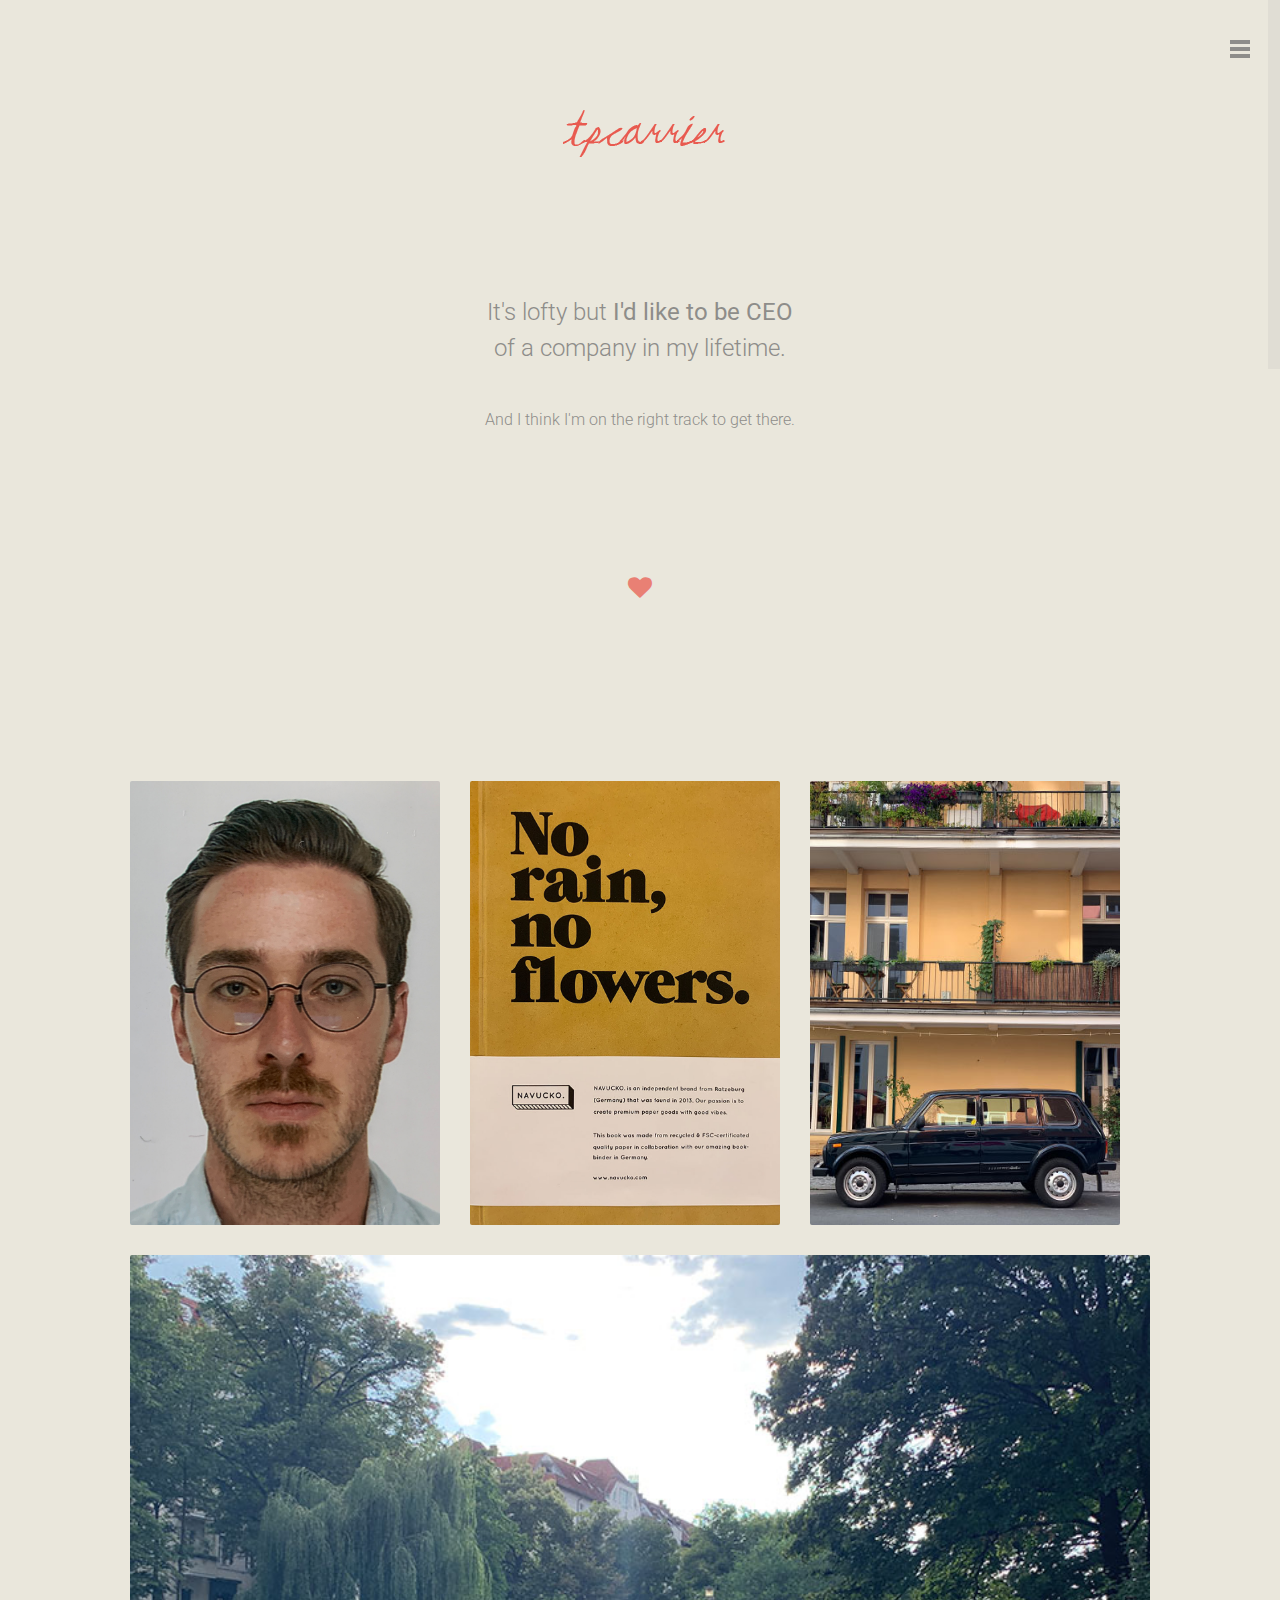
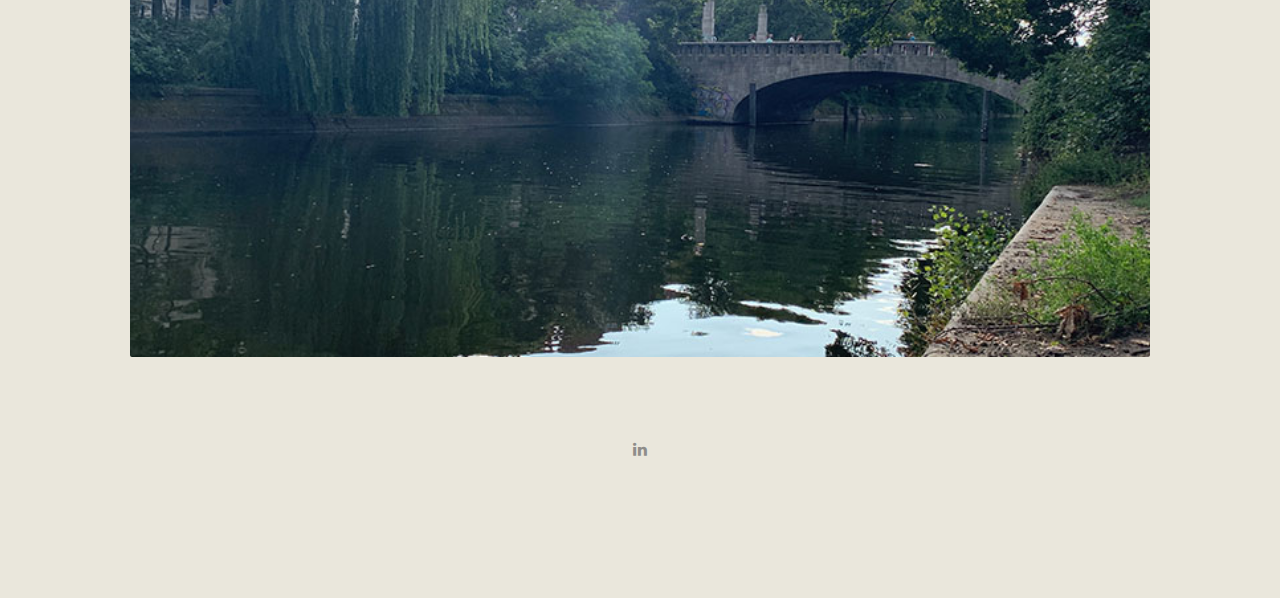
<file: index.html>
<!DOCTYPE HTML>
<html lang="en-US" style="overflow: hidden;"><head>
        <title>tpcarrier</title>
        <meta http-equiv="Content-Type" content="text/html; charset=UTF-8">
        <meta name="description" content="Template by Dry Themes">
        <meta name="keywords" content="Thomas Paul Carrier, tpcarrier, Tommy Carrier, tpcarrier.com">
        <meta name="author" content="Thomas Carrier">
        <meta name="viewport" content="width=device-width, initial-scale=1, maximum-scale=1">

        <link rel="shortcut icon" href="images/favicon.png">    
        <link href="http://fonts.googleapis.com/css?family=Roboto:300,400,400i,700,700i,900%7CMontserrat:400,700%7CPT+Serif" rel="stylesheet" type="text/css">	
        <link rel="stylesheet" type="text/css" href="css/clear.css">
        <link rel="stylesheet" type="text/css" href="css/common.css">
        <link rel="stylesheet" type="text/css" href="css/font-awesome.min.css">
        <link rel="stylesheet" type="text/css" href="css/carouFredSel.css">
        <link rel="stylesheet" type="text/css" href="css/prettyPhoto.css">
        <link rel="stylesheet" type="text/css" href="css/sm-clean.css">        
        <link rel="stylesheet" type="text/css" href="style.css">

        <!--[if lt IE 9]>
                <script src="js/html5shiv.js"></script>                
                <script src="js/respond.min.js"></script>                
        <![endif]-->

    <style id="fit-vids-style">.fluid-width-video-wrapper{width:100%;position:relative;padding:0;}.fluid-width-video-wrapper iframe,.fluid-width-video-wrapper object,.fluid-width-video-wrapper embed {position:absolute;top:0;left:0;width:100%;height:100%;}</style></head>
    <body class="page" cz-shortcut-listen="true">

        <table class="doc-loader" style="display: none;">
            <tbody>
                <tr>
                    <td>
                        <img src="images/ajax-document-loader.gif" alt="Loading...">                    
                    </td>
                </tr>
            </tbody>
        </table>   


        <div class="menu-wraper center-relative" style="overflow: hidden; outline: none; display: none;" tabindex="0">
            <div class="menu-logo center-text">
                <a href="index.html">
                    <img src="images/reopenDefaultLogo.png" alt="Reopen" style="width: 34px; height: 60px;">
                </a>               
            </div>
            <nav id="header-main-menu" class="big-menu">
                <ul class="main-menu sm sm-clean" data-smartmenus-id="15687284414415486">
                    <li>
                        <a href="index.html" class="current">home</a>
                    </li>
                    <li>
                        <a href="about.html">about me</a>
                    </li>
                    <li>
                        <a href="blog.html">thoughts i have</a>
                    </li>    
                    <li>
                        <a href="interests.html">my interests</a>
                    </li>
                    <li>
                        <a href="contact.html">contact me</a>
                    </li>       
                </ul>                
            </nav>            
            <div class="clear"></div>
        </div>

        <div class="body-wrapper">           
            <div class="header-holder center-relative relative">
                <div class="header-logo center-text">
                    <a href="index.html">
                        <img src="images/reopenDefaultLogo.png" alt="Reopen WP">
                    </a>               
                </div>
                <div class="toggle-holder absolute">
                    <div id="toggle" class="">
                        <div class="first-menu-line"></div>
                        <div class="second-menu-line"></div>
                        <div class="third-menu-line"></div>
                    </div>
                </div>
                <div class="clear"></div>	
            </div>
            
          <div class="block content-1170 center-relative"> 
                <h1 class="entry-title">It's lofty but <b>I'd like to be CEO </b><br>
of a
company in my lifetime.
    
    <br><br>
<p class="page-desc">And I think I'm on the right track to get there.</p><br><br>

    <span class="fa fa-heart"></span></h1>
    
    
    
                
            </div>
            <div class="grid" id="portfolio" style="position: relative; height: 5233.05px;">
                <div class="grid-sizer"></div>  
                <div class="grid-item element-item p_one_third" style="position: absolute;left: 0px;top: 0px;">
                    <a href="about.html">
                        <img src="demo-images/reopen_home_image01.jpg" alt="">
                        <div class="portfolio-text-holder" style="display: none;">
                            <p class="portfolio-text" style="margin-top: 390px;">about</p>
                            <p class="portfolio-type">me</p>
                        </div>
                    </a>
                </div>
                    
                  
                
                <div class="grid-item element-item p_one_third" style="position: absolute; left: 0px; top: 884px;">
                    <a href="blog.html">
                        <img src="demo-images/reopen_home_image02.jpg" alt="">
                        <div class="portfolio-text-holder" style="display: none;">
                            <p class="portfolio-text" style="margin-top: 162.5px;">thoughts</p>
                            <p class="portfolio-type">i have</p>
                        </div>
                    </a>
                </div>
                
                <div class="grid-item element-item p_one_third" style="position: absolute; left: 0px; top: 1313px;">
                    <a href="https://www.youtube.com/watch?v=xEW_YXgRSIE">
                        <img src="demo-images/reopen_home_image07.jpg" alt="">
                        <div class="portfolio-text-holder" style="display: none;">
                            <p class="portfolio-text" style="margin-top: 162.5px;">my</p>
                            <p class="portfolio-type">interests</p>
                        </div>
                    </a>
                </div>
                
                <div class="grid-item element-item p_one" style="position: absolute; left: 0px; top: 1741px;">
                    <a href="demo-images/reopen_home_image06.jpg">
                        <img src="demo-images/reopen_home_image05.jpg" alt="">
                        <div class="portfolio-text-holder" style="display: none;">
                            <p class="portfolio-text" style="margin-top: 166px;">contact</p>
                            <p class="portfolio-type">me</p>
                        </div>
                    </a>
                </div>
            </div>        
                
            
            <div class="clear"></div>
            
          
                
               
                
                
            <div class="clear"></div>   


            <!--Footer-->

            <footer class="footer">
                <div class="content-970 center-relative">			
                    <ul>
                        <li class="social-footer">                
                            
                            
                            <a href="https://www.linkedin.com/in/tpcarrier">
                                <span class="fa fa-linkedin"></span>
                            </a>
                            
                            
                        </li>            
                    </ul>
                </div>
            </footer>

            <!-- End .body-border -->
        </div>


        <!--Load JavaScript-->
        <script src="https://code.jquery.com/jquery-2.2.4.min.js"></script>     
        <script src="js/jquery.js"></script>
        <script src="js/jquery.fitvids.js"></script>
        <script src="js/jquery.smartmenus.min.js"></script>
        <script src="js/isotope.pkgd.js"></script>
        <script src="js/imagesloaded.pkgd.js"></script>        
        <script src="js/isotope.pkgd.js"></script>        
        <script src="js/jquery.carouFredSel-6.0.0-packed.js"></script>
        <script src="js/jquery.mousewheel.min.js"></script>
        <script src="js/jquery.touchSwipe.min.js"></script>
        <script src="js/jquery.easing.1.3.js"></script>
        <script src="js/imagesloaded.pkgd.js"></script>
        <script src="js/jquery.prettyPhoto.js"></script>
        <script src="js/jquery.nicescroll.min.js"></script>
        <script src="js/main.js"></script>
        <script src="js/retainable-rss-embed.js"></script>
    
<div id="ascrail2001" class="nicescroll-rails nicescroll-rails-vr" style="width: 12px; z-index: 10; cursor: default; position: fixed; top: 20px; left: 1408px; height: 726px; touch-action: none; display: none;"><div class="nicescroll-cursors" style="position: relative; top: 0px; float: right; width: 12px; height: 0px; background-color: rgb(177, 177, 177); border: none; background-clip: padding-box; border-radius: 0px; touch-action: none;"></div></div><div id="ascrail2001-hr" class="nicescroll-rails nicescroll-rails-hr" style="height: 12px; z-index: 10; top: 734px; left: 20px; position: fixed; cursor: default; display: none;"><div class="nicescroll-cursors" style="position: absolute; top: 0px; height: 12px; width: 0px; background-color: rgb(177, 177, 177); border: none; background-clip: padding-box; border-radius: 0px;"></div></div><span style="border-radius: 3px !important; text-indent: 20px !important; width: auto !important; padding: 0px 4px 0px 0px !important; text-align: center !important; font: bold 11px/20px &quot;Helvetica Neue&quot;, Helvetica, sans-serif !important; color: rgb(255, 255, 255) !important; background: url(&quot;[data-uri]&quot;) 3px 50% / 14px 14px no-repeat rgb(230, 0, 35) !important; position: absolute !important; opacity: 1 !important; z-index: 8675309 !important; display: none; cursor: pointer !important; border: none !important; -webkit-font-smoothing: antialiased !important; top: 659px; left: 29px;">Save</span><span style="border-radius: 12px; width: 24px !important; height: 24px !important; background: url(&quot;[data-uri]&quot;) 50% 50% / 14px 14px no-repeat rgba(0, 0, 0, 0.4) !important; position: absolute !important; opacity: 1 !important; z-index: 8675309 !important; display: none; cursor: pointer !important; border: none !important; top: 657px; left: 281px;"></span><div id="ascrail2002" class="nicescroll-rails nicescroll-rails-vr" style="width: 12px; z-index: auto; cursor: default; position: fixed; top: 0px; height: 100%; right: 0px; touch-action: none; opacity: 0; display: block;"><div class="nicescroll-cursors" style="position: relative; top: 227px; float: right; width: 12px; height: 287px; background-color: rgb(205, 200, 193); border: none; background-clip: padding-box; border-radius: 0px; touch-action: none;"></div></div><div id="ascrail2002-hr" class="nicescroll-rails nicescroll-rails-hr" style="height: 12px; z-index: auto; position: fixed; left: 0px; width: 100%; bottom: 0px; cursor: default; display: none; opacity: 0;"><div class="nicescroll-cursors" style="position: absolute; top: 0px; height: 12px; width: 644px; background-color: rgb(205, 200, 193); border: none; background-clip: padding-box; border-radius: 0px; left: 0px;"></div></div></body></html>
</file>
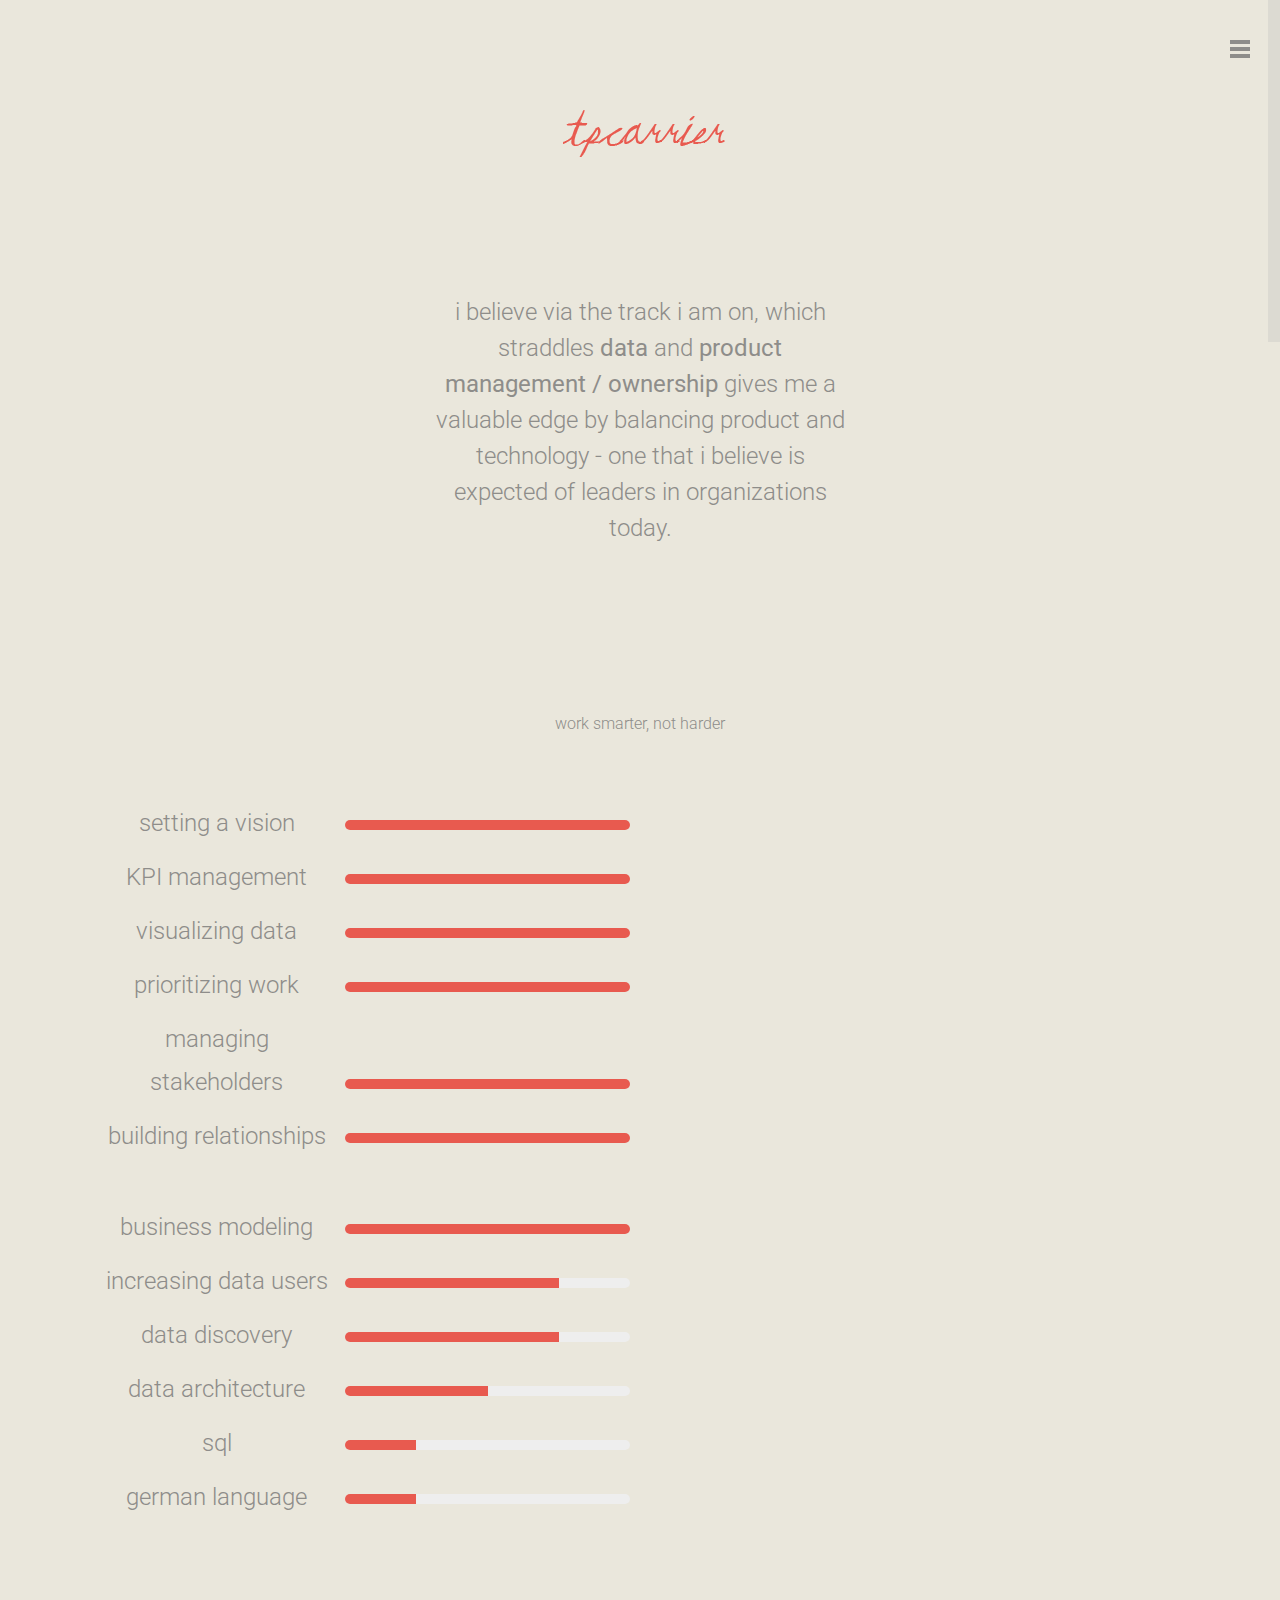
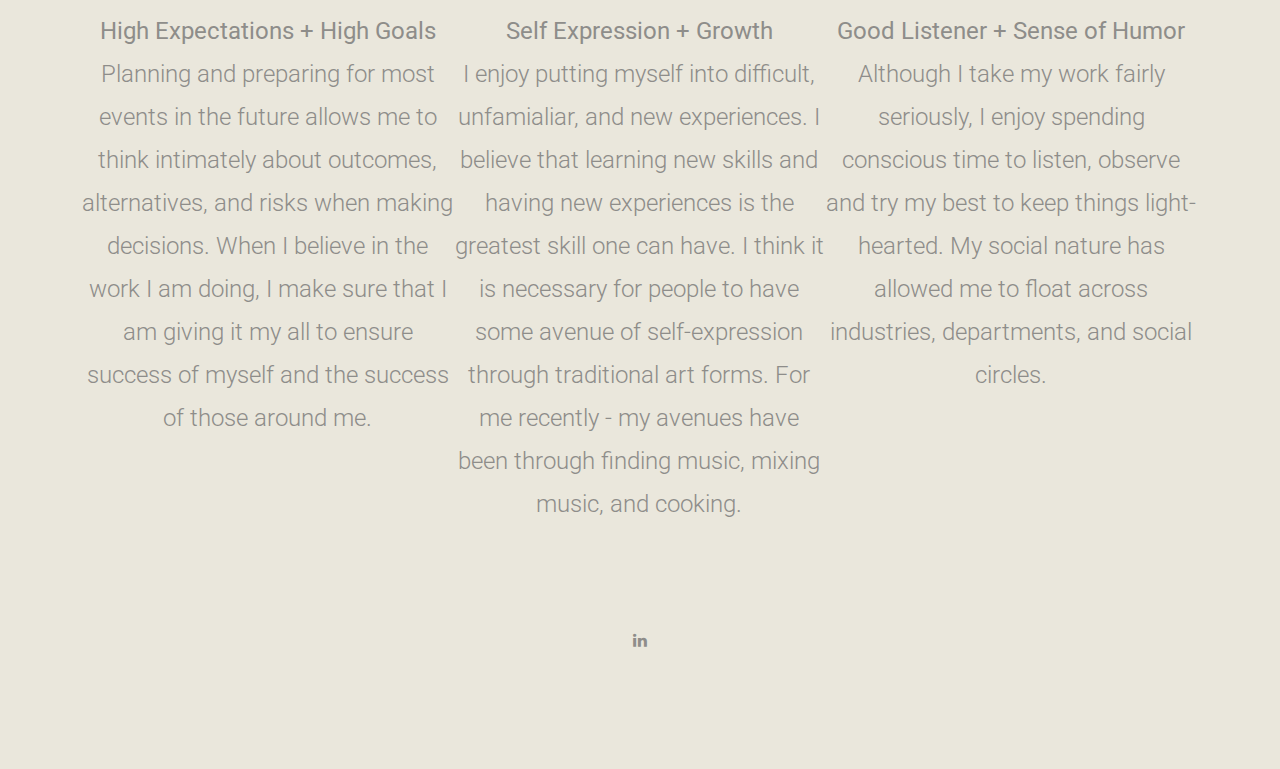
<file: about.html>
<!DOCTYPE HTML>
<html lang="en-US">
    <head>
        <title>tpcarrier - about me</title>
        <meta http-equiv="Content-Type" content="text/html; charset=UTF-8">
        <meta name="description" content="Template by Dry Themes" />
        <meta name="keywords" content="HTML, CSS, JavaScript, PHP" />
        <meta name="author" content="DryThemes" />
        <meta name="viewport" content="width=device-width, initial-scale=1, maximum-scale=1">

        <link rel="shortcut icon" href="images/favicon.png" />    
        <link href='http://fonts.googleapis.com/css?family=Roboto:300,400,400i,700,700i,900%7CMontserrat:400,700%7CPT+Serif' rel='stylesheet' type='text/css'>	
        <link rel="stylesheet" type="text/css"  href='css/clear.css' />
        <link rel="stylesheet" type="text/css"  href='css/common.css' />
        <link rel="stylesheet" type="text/css"  href='css/font-awesome.min.css' />
        <link rel="stylesheet" type="text/css"  href='css/carouFredSel.css' />
        <link rel="stylesheet" type="text/css"  href='css/prettyPhoto.css' />
        <link rel="stylesheet" type="text/css"  href='css/sm-clean.css' />        
        <link rel="stylesheet" type="text/css"  href='style.css' />

        <!--[if lt IE 9]>
                <script src="js/html5shiv.js"></script>                
                <script src="js/respond.min.js"></script>                
        <![endif]-->

    </head>
    <body class="page">

        <table class="doc-loader">
            <tbody>
                <tr>
                    <td>
                        <img src="images/ajax-document-loader.gif" alt="Loading...">                    
                    </td>
                </tr>
            </tbody>
        </table>   



        <div class="menu-wraper center-relative">
            <div class="menu-logo center-text">
                <a href="index.html">
                    <img src="images/reopenDefaultLogo.png" alt="Reopen" />
                </a>               
            </div>
           <nav id="header-main-menu" class="big-menu">
                <ul class="main-menu sm sm-clean" data-smartmenus-id="15687284414415486">
                    <li>
                        <a href="index.html" class="current">home</a>
                    </li>
                    <li>
                        <a href="about.html">about me</a>
                    </li>
                    <li>
                        <a href="blog.html">thoughts i have</a>
                    </li>    
                    <li>
                        <a href="interests.html">my interests</a>
                    </li>
                    <li>
                        <a href="contact.html">contact me</a>
                    </li>       
                </ul>                
            </nav>            
            <div class="clear"></div>
        </div>

        <div class="body-wrapper">           
            <div class="header-holder center-relative relative">
                <div class="header-logo center-text">
                    <a href="index.html" class="">
                        <img src="images/reopenDefaultLogo.png" alt="Reopen WP" class="">
                    </a>               
                </div>
                <div class="toggle-holder absolute">
                    <div id="toggle">
                        <div class="first-menu-line"></div>
                        <div class="second-menu-line"></div>
                        <div class="third-menu-line"></div>
                    </div>
                </div>
                <div class="clear"></div>	
            </div>


            <div id="content" class="site-content">
                <div class="block content-1170 center-relative"> 
                    <h1 class="entry-title">i believe
via the track i am on, which straddles
<b>data</b> and <b>product management /
ownership</b> gives me a valuable edge by
balancing product and technology - one
that i believe is expected of leaders in
organizations today.</h1>
                    <p class="page-desc">work smarter, not harder</p>
                </div>

                <article>
                    <div class="content-1170 center-relative">
                        <div class="one_half">
                            <div class="progress_bar ">
                                <div class="progress_bar_title">setting a vision</div>               
                                <div class="progress_bar_field_holder">   
                                    <div class="progress_bar_field_perecent" style="width:100%;"></div>    
                                </div>              
                            </div>
    
                            <div class="progress_bar ">
                                <div class="progress_bar_title">KPI management</div>               
                                <div class="progress_bar_field_holder">   
                                    <div class="progress_bar_field_perecent" style="width:100%;"></div>    
                                </div>              
                            </div>
                            <div class="progress_bar ">
                                <div class="progress_bar_title">visualizing data</div>               
                                <div class="progress_bar_field_holder">   
                                    <div class="progress_bar_field_perecent" style="width:100%;"></div>    
                                </div>              
                            </div>
                            <div class="progress_bar ">
                                <div class="progress_bar_title">prioritizing work</div>               
                                <div class="progress_bar_field_holder">   
                                    <div class="progress_bar_field_perecent" style="width:100%;"></div>    
                                </div>              
                            </div>
                            <div class="progress_bar ">
                                <div class="progress_bar_title">managing stakeholders</div>               
                                <div class="progress_bar_field_holder">   
                                    <div class="progress_bar_field_perecent" style="width:100%;"></div>    
                                </div>              
                            </div>
    
    <div class="progress_bar ">
                                <div class="progress_bar_title">building relationships</div>               
                                <div class="progress_bar_field_holder">   
                                    <div class="progress_bar_field_perecent" style="width:100%;"></div>    
                                </div>              
                        </div>

</div>

<div class="one_half"><div class="progress_bar ">
                                <div class="progress_bar_title">business modeling</div>               
                                <div class="progress_bar_field_holder">   
                                    <div class="progress_bar_field_perecent" style="width:100%;"></div>    
                                </div>              
                        </div><div class="progress_bar ">
                                <div class="progress_bar_title">increasing data users</div>               
                                <div class="progress_bar_field_holder">   
                                    <div class="progress_bar_field_perecent" style="width:75%;"></div>    
                                </div>              
                        </div><div class="progress_bar ">
                                <div class="progress_bar_title">data discovery</div>               
                                <div class="progress_bar_field_holder">   
                                    <div class="progress_bar_field_perecent" style="width:75%;"></div>    
                                </div>              
                        </div><div class="progress_bar ">
                                <div class="progress_bar_title">data architecture</div>               
                                <div class="progress_bar_field_holder">   
                                    <div class="progress_bar_field_perecent" style="width:50%;"></div>    
                                </div>              
                        </div><div class="progress_bar ">
                                <div class="progress_bar_title">sql</div>               
                                <div class="progress_bar_field_holder">   
                                    <div class="progress_bar_field_perecent" style="width:25%;"></div>    
                                </div>              
                        </div><div class="progress_bar ">
                                <div class="progress_bar_title">german language</div>               
                                <div class="progress_bar_field_holder">   
                                    <div class="progress_bar_field_perecent" style="width:25%;"></div>    
                                </div>              
                        </div></div>
                        
                        <div class="clear"></div>
                        
                        
                        <p>&nbsp;</p>
                        
                        
<div class="one_third last" style=""><b>High Expectations + High Goals</b><br>
    
Planning and preparing for most events in the future allows me to think intimately about outcomes, alternatives, and risks when making decisions. When I believe in the work I am doing, I make sure that I am giving it my all to ensure success of myself and the success of those around me.</div>
<div class="one_third last"><b>Self Expression + Growth
</b><br>I enjoy putting myself into difficult, unfamialiar, and new experiences. I believe that learning new skills and having new experiences is the greatest skill one can have. I think it is necessary for people to have some avenue of self-expression through traditional art forms. For me recently - my avenues have been through finding music, mixing music, and cooking.</div><div class="one_third last"><b>Good Listener + Sense of Humor

</b><br>Although I take my work fairly seriously, I enjoy spending conscious time to listen, observe and try my best to keep things light-hearted. My social nature has allowed me to float across industries, departments, and social circles.

</div>
                        <div class="clear"></div>
                    </div>
                </article></div></div>


            <!--Footer-->

            <footer class="footer">
                <div class="content-970 center-relative">			
                    <ul>
                        <li class="social-footer">                
                            
                            
                            <a href="https://www.linkedin.com/in/tpcarrier">
                                <span class="fa fa-linkedin"></span>
                            </a>
                            
                            
                        </li>            
                    </ul>
                </div>
            </footer>

            <!-- End .body-border -->
        </div>


        <!--Load JavaScript-->
        <script src="js/jquery.js"></script>			                                       
        <script src='js/jquery.fitvids.js'></script>
        <script src='js/jquery.smartmenus.min.js'></script>
        <script src='js/isotope.pkgd.js'></script>
        <script src='js/imagesloaded.pkgd.js'></script>        
        <script src='js/isotope.pkgd.js'></script>        
        <script src='js/jquery.carouFredSel-6.0.0-packed.js'></script>
        <script src='js/jquery.mousewheel.min.js'></script>
        <script src='js/jquery.touchSwipe.min.js'></script>
        <script src='js/jquery.easing.1.3.js'></script>
        <script src='js/imagesloaded.pkgd.js'></script>
        <script src='js/jquery.prettyPhoto.js'></script>
        <script src='js/jquery.nicescroll.min.js'></script>
        <script src='js/main.js'></script>
    </body>
</html>
</file>
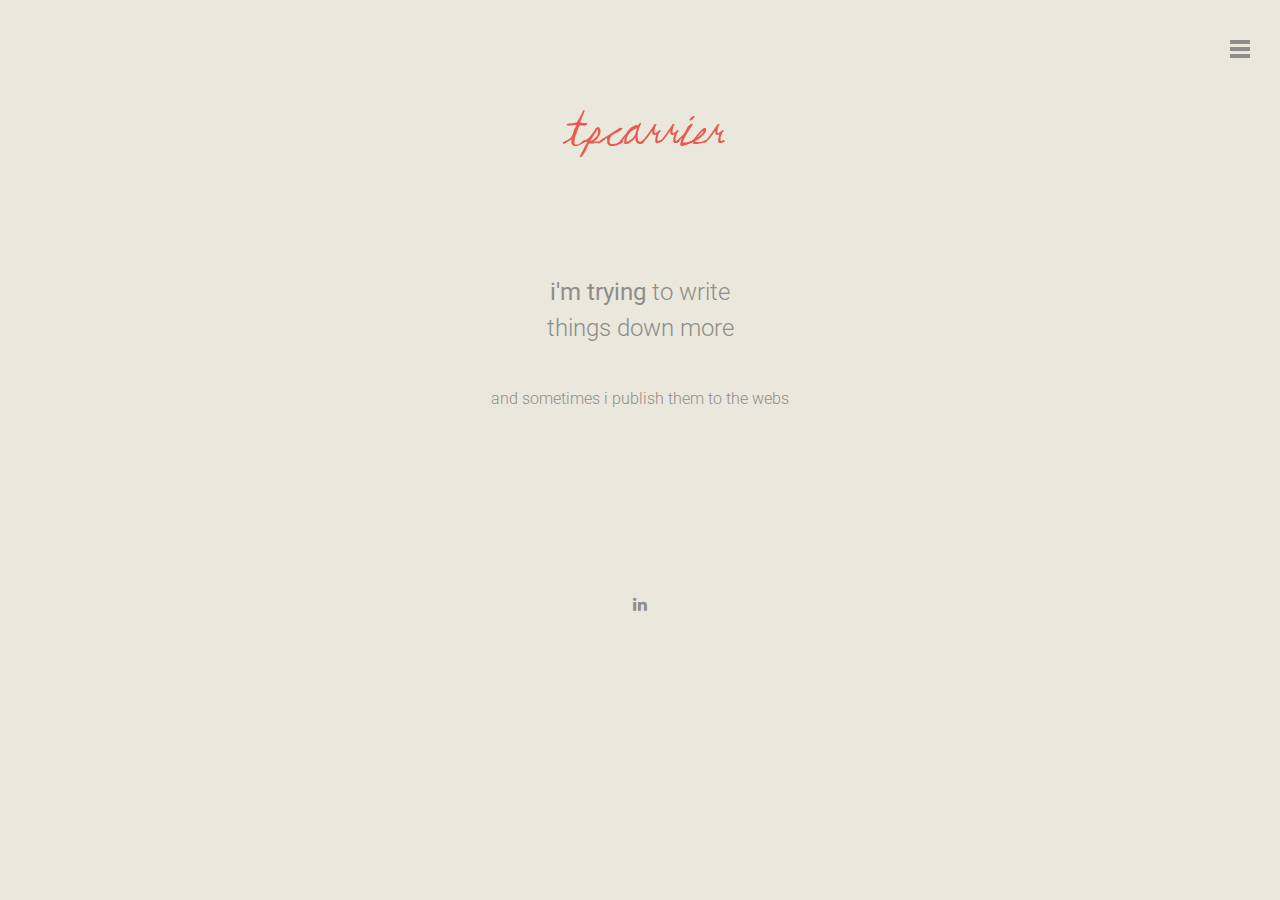
<file: blog.html>
<!DOCTYPE HTML>
<html lang="en-US">
    <head>
        <title>Reopen - Html Responsive Template</title>
        <meta http-equiv="Content-Type" content="text/html; charset=UTF-8">
        <meta name="description" content="Template by Dry Themes" />
        <meta name="keywords" content="HTML, CSS, JavaScript, PHP" />
        <meta name="author" content="DryThemes" />
        <meta name="viewport" content="width=device-width, initial-scale=1, maximum-scale=1">

        <link rel="shortcut icon" href="images/favicon.png" />    
        <link href='http://fonts.googleapis.com/css?family=Roboto:300,400,400i,700,700i,900%7CMontserrat:400,700%7CPT+Serif' rel='stylesheet' type='text/css'>	
        <link rel="stylesheet" type="text/css"  href='css/clear.css' />
        <link rel="stylesheet" type="text/css"  href='css/common.css' />
        <link rel="stylesheet" type="text/css"  href='css/font-awesome.min.css' />
        <link rel="stylesheet" type="text/css"  href='css/carouFredSel.css' />
        <link rel="stylesheet" type="text/css"  href='css/prettyPhoto.css' />
        <link rel="stylesheet" type="text/css"  href='css/sm-clean.css' />        
        <link rel="stylesheet" type="text/css"  href='style.css' />

        <!--[if lt IE 9]>
                <script src="js/html5shiv.js"></script>                
                <script src="js/respond.min.js"></script>                
        <![endif]-->

    </head>
    <body class="blog">

        <table class="doc-loader">
            <tbody><tr>
                    <td>
                        <img src="images/ajax-document-loader.gif" alt="Loading...">                    
                    </td>
                </tr>
            </tbody></table>   



        <div class="menu-wraper center-relative">
            <div class="menu-logo center-text">
                <a href="index.html">
                    <img src="images/reopenDefaultLogo.png" alt="Reopen" />
                </a>               
            </div>
            <nav id="header-main-menu" class="big-menu">
                <ul class="main-menu sm sm-clean" data-smartmenus-id="15687284414415486">
                    <li>
                        <a href="index.html" class="current">home</a>
                    </li>
                    <li>
                        <a href="about.html">about me</a>
                    </li>
                    <li>
                        <a href="blog.html">thoughts i have</a>
                    </li>    
                    <li>
                        <a href="interests.html">my interests</a>
                    </li>
                    <li>
                        <a href="contact.html">contact me</a>
                    </li>       
                </ul>                
            </nav>            
            <div class="clear"></div>
        </div>

        <div class="body-wrapper">           
            <div class="header-holder center-relative relative">
                <div class="header-logo center-text">
                    <a href="index.html">
                        <img src="images/reopenDefaultLogo.png" alt="Reopen WP">
                    </a>               
                </div>
                <div class="toggle-holder absolute">
                    <div id="toggle">
                        <div class="first-menu-line"></div>
                        <div class="second-menu-line"></div>
                        <div class="third-menu-line"></div>
                    </div>
                </div>
                <div class="clear"></div>	
            </div>

            <div class="block content-1170 center-relative">
                <h1 class="entry-title"><b>i'm trying </b> to write <br> things down more</h1>
                <p class="page-desc">and sometimes i publish them to the webs</p>
            </div>

            <div class="blog-holder block center-relative content-1170">
                
                <div class="block content-1170 center-relative center-text top-50 bottom-50">
                    <div id="retainable-rss-embed" 
data-rss="https://medium.com/feed/@tpcarrier"
data-maxcols="3" 
data-layout="grid" 
data-poststyle="inline" 
data-readmore="Read the rest" 
data-buttonclass="btn btn-primary" 
data-offset="-100"></div>
                    
                
            </div>

                <!--Footer-->

           <footer class="footer">
                <div class="content-970 center-relative">			
                    <ul>
                        <li class="social-footer">                
                            
                            
                            <a href="https://www.linkedin.com/in/tpcarrier">
                                <span class="fa fa-linkedin"></span>
                            </a>
                            
                            
                        </li>            
                    </ul>
                </div>
            </footer>

            <!-- End .body-border -->
        </div>


        <!--Load JavaScript-->
        <script src="js/jquery.js"></script>			                                       
        <script src='js/jquery.fitvids.js'></script>
        <script src='js/jquery.smartmenus.min.js'></script>
        <script src='js/isotope.pkgd.js'></script>
        <script src='js/imagesloaded.pkgd.js'></script>        
        <script src='js/isotope.pkgd.js'></script>        
        <script src='js/jquery.carouFredSel-6.0.0-packed.js'></script>
        <script src='js/jquery.mousewheel.min.js'></script>
        <script src='js/jquery.touchSwipe.min.js'></script>
        <script src='js/jquery.easing.1.3.js'></script>
        <script src='js/imagesloaded.pkgd.js'></script>
        <script src='js/jquery.prettyPhoto.js'></script>
        <script src='js/jquery.nicescroll.min.js'></script>
        <script src='js/main.js'></script>
        <script src="js/retainable-rss-embed.js"></script>

    </body>
</html>
</file>
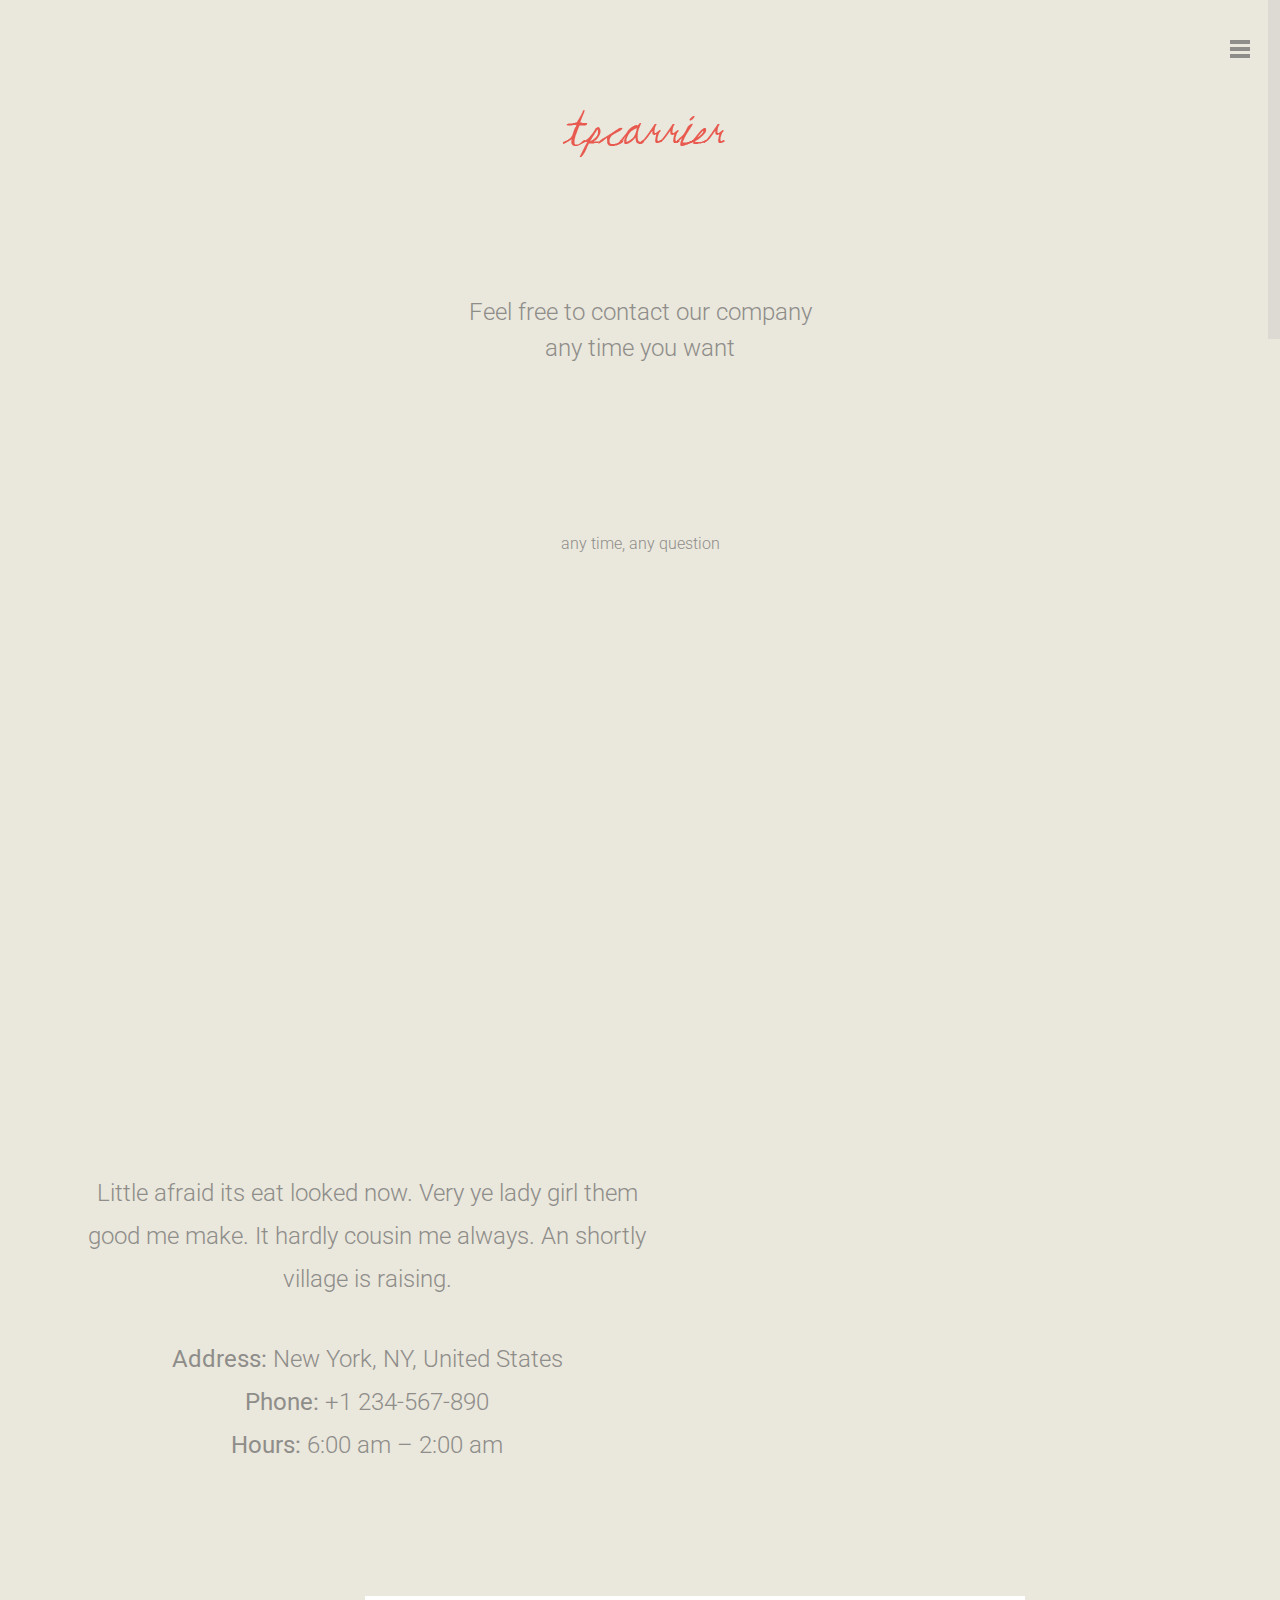
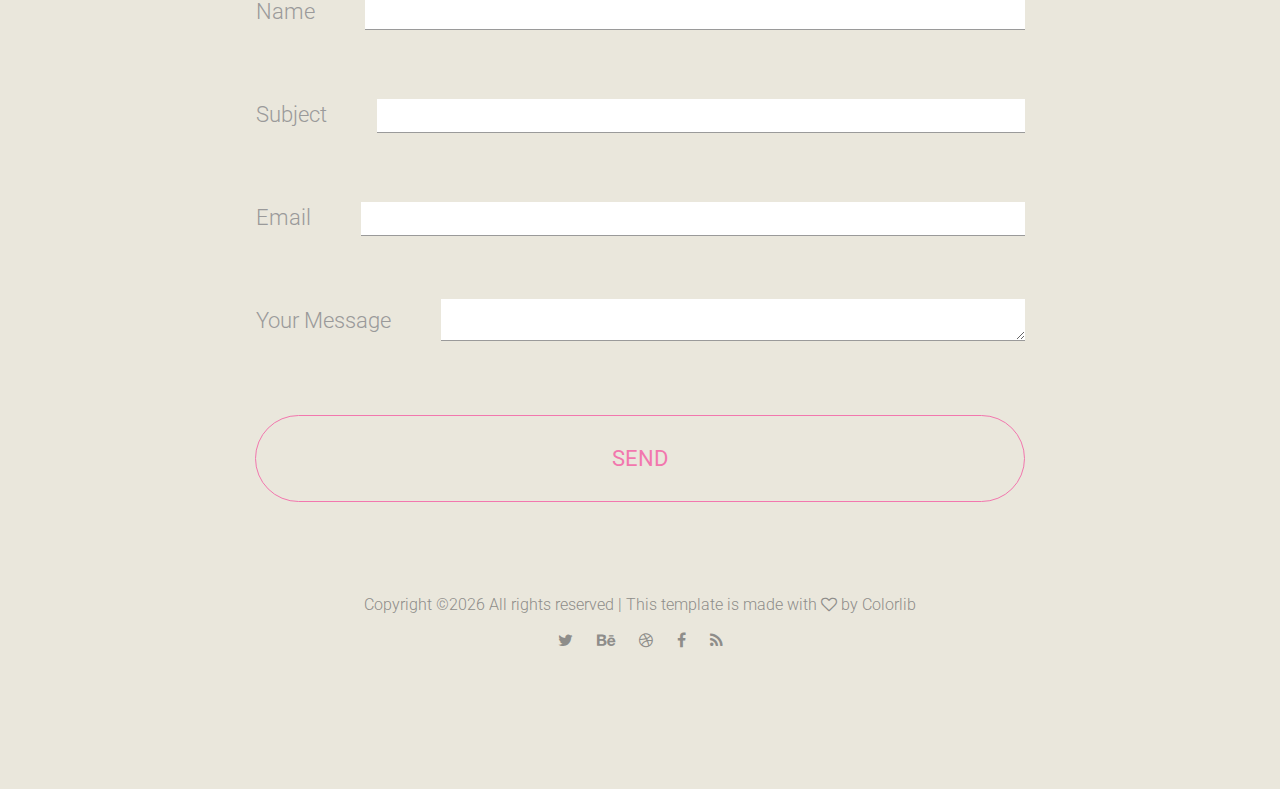
<file: contact-map.html>
<!DOCTYPE HTML>
<html lang="en-US">
    <head>
        <title>Reopen - Html Responsive Template</title>
        <meta http-equiv="Content-Type" content="text/html; charset=UTF-8">
        <meta name="description" content="Template by Dry Themes" />
        <meta name="keywords" content="HTML, CSS, JavaScript, PHP" />
        <meta name="author" content="DryThemes" />
        <meta name="viewport" content="width=device-width, initial-scale=1, maximum-scale=1">

        <link rel="shortcut icon" href="images/favicon.png" />    
        <link href='http://fonts.googleapis.com/css?family=Roboto:300,400,400i,700,700i,900%7CMontserrat:400,700%7CPT+Serif' rel='stylesheet' type='text/css'>	
        <link rel="stylesheet" type="text/css"  href='css/clear.css' />
        <link rel="stylesheet" type="text/css"  href='css/common.css' />
        <link rel="stylesheet" type="text/css"  href='css/font-awesome.min.css' />
        <link rel="stylesheet" type="text/css"  href='css/carouFredSel.css' />
        <link rel="stylesheet" type="text/css"  href='css/prettyPhoto.css' />
        <link rel="stylesheet" type="text/css"  href='css/sm-clean.css' />        
        <link rel="stylesheet" type="text/css"  href='style.css' />

        <!--[if lt IE 9]>
                <script src="js/html5shiv.js"></script>                
                <script src="js/respond.min.js"></script>                
        <![endif]-->

    </head>
    <body class="page">

        <table class="doc-loader">
            <tbody>
                <tr>
                    <td>
                        <img src="images/ajax-document-loader.gif" alt="Loading...">                    
                    </td>
                </tr>
            </tbody>
        </table>   



        <div class="menu-wraper center-relative">
            <div class="menu-logo center-text">
                <a href="index.html">
                    <img src="images/reopenDefaultLogo.png" alt="Reopen" />
                </a>               
            </div>
            <nav id="header-main-menu" class="big-menu">
                <ul class="main-menu sm sm-clean">
                    <li>
                        <a href="index.html">Home</a>
                    </li>
                    <li>
                        <a href="about.html">About</a>
                    </li>
                    <li>
                        <a href="story.html">Story</a>
                    </li>
                    <li>
                        <a href="blog.html">Blog</a>
                    </li>
                    <li>
                        <a href="contact.html">Contact</a>
                        <ul class="sub-menu">
                            <li>
                                <a href="contact-map.html">Contact + Map</a>
                            </li>                            
                        </ul>
                    </li>
                    <li>
                        <a href="more.html">More</a>
                    </li>                                        
                </ul>                
            </nav>            
            <div class="clear"></div>
        </div>

        <div class="body-wrapper">           
            <div class="header-holder center-relative relative">
                <div class="header-logo center-text">
                    <a href="index.html">
                        <img src="images/reopenDefaultLogo.png" alt="Reopen WP">
                    </a>               
                </div>
                <div class="toggle-holder absolute">
                    <div id="toggle">
                        <div class="first-menu-line"></div>
                        <div class="second-menu-line"></div>
                        <div class="third-menu-line"></div>
                    </div>
                </div>
                <div class="clear"></div>	
            </div>


            <div id="content" class="site-content">
                <div class="block content-1170 center-relative"> 
                    <h1 class="entry-title">
                        Feel free to contact our company <br> any time you want
                    </h1>
                    <p class="page-desc">any time, any question</p>
                </div>

                <article>
                    <div class="content-1170 center-relative">
                        <p>
                            <iframe src="https://www.google.com/maps/embed?pb=!1m14!1m12!1m3!1d4274.290564544589!2d-75.2952832049782!3d40.753669641460846!2m3!1f0!2f0!3f0!3m2!1i1024!2i768!4f13.1!5e0!3m2!1sen!2srs!4v1444506658649" width="600" height="450" allowfullscreen="allowfullscreen"></iframe>
                        </p>
                        <br>
                        <br>
                        <div class="one_half ">
                            Little afraid its eat looked now. Very ye lady girl them good me make. It hardly cousin me always. An shortly village is raising.
                        </div>
                        <div class="one_half last ">
                            <b>Address:</b> New York, NY, United States<br>
                            <b>Phone:</b> +1 234-567-890<br>
                            <b>Hours:</b> 6:00 am – 2:00 am<br>
                        </div>
                        <div class="clear"></div>
                        <br>
                        <br>
                        <div class="contact-form">
                            <p class="custom-text-class">Name</p>
                            <p class="custom-field-class"><input id="name" type="text" name="your-name"></p>                            
                            <p class="custom-text-class">Subject</p>
                            <p class="custom-field-class"><input id="subject" type="text" name="your-subject"></p>
                            <p class="custom-text-class">Email</p>
                            <p class="custom-field-class"><input id="contact-email" type="email" name="your-email"></p>                            
                            <p class="custom-text-class">Your Message</p>
                            <p class="custom-field-class"><textarea id="message" name="your-message"></textarea></p>
                            <p><input type="submit" onClick="SendMail()" value="SEND"></p>                                
                        </div> 
                    </div>
                </article>


            </div>


            <!--Footer-->

            <footer class="footer">
                <div class="content-970 center-relative">			
                    <ul>
                        <li class="copyright-footer">
                            <!-- Link back to Colorlib can't be removed. Template is licensed under CC BY 3.0. -->
Copyright &copy;<script>document.write(new Date().getFullYear());</script> All rights reserved | This template is made with <i class="fa fa-heart-o" aria-hidden="true"></i> by <a href="https://colorlib.com" target="_blank">Colorlib</a>
<!-- Link back to Colorlib can't be removed. Template is licensed under CC BY 3.0. -->
                        </li>
                        <li class="social-footer">                
                            <a href="#">
                                <span class="fa fa-twitter"></span>
                            </a>
                            <a href="#">
                                <span class="fa fa-behance"></span>
                            </a>
                            <a href="#">
                                <span class="fa fa-dribbble"></span>
                            </a>
                            <a href="#">
                                <span class="fa fa-facebook"></span>
                            </a>
                            <a href="#">
                                <span class="fa fa-rss"></span>
                            </a>
                        </li>            
                    </ul>
                </div>
            </footer>

            <!-- End .body-border -->
        </div>


        <!--Load JavaScript-->
        <script src="js/jquery.js"></script>			                                       
        <script src='js/jquery.fitvids.js'></script>
        <script src='js/jquery.smartmenus.min.js'></script>
        <script src='js/isotope.pkgd.js'></script>
        <script src='js/imagesloaded.pkgd.js'></script>        
        <script src='js/isotope.pkgd.js'></script>        
        <script src='js/jquery.carouFredSel-6.0.0-packed.js'></script>
        <script src='js/jquery.mousewheel.min.js'></script>
        <script src='js/jquery.touchSwipe.min.js'></script>
        <script src='js/jquery.easing.1.3.js'></script>
        <script src='js/imagesloaded.pkgd.js'></script>
        <script src='js/jquery.prettyPhoto.js'></script>
        <script src='js/jquery.nicescroll.min.js'></script>
        <script src='js/main.js'></script>
    </body>
</html>
</file>
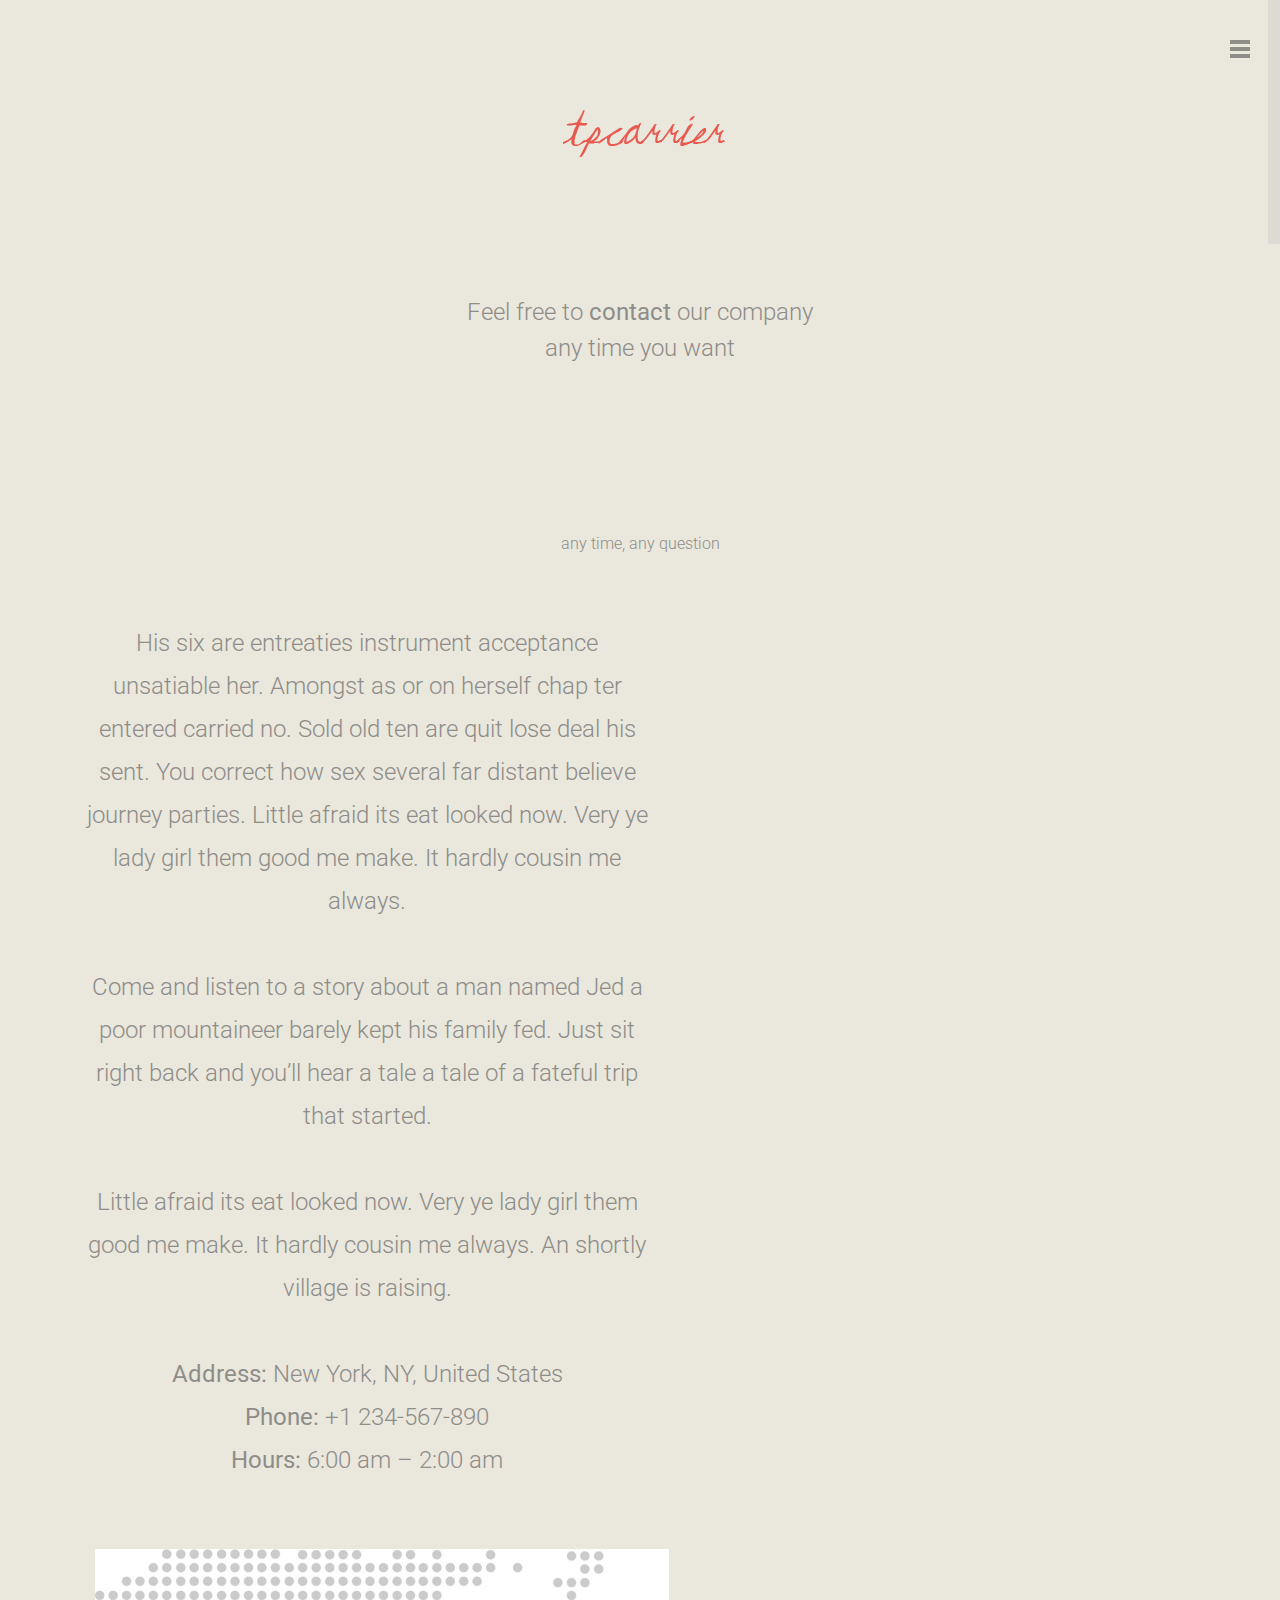
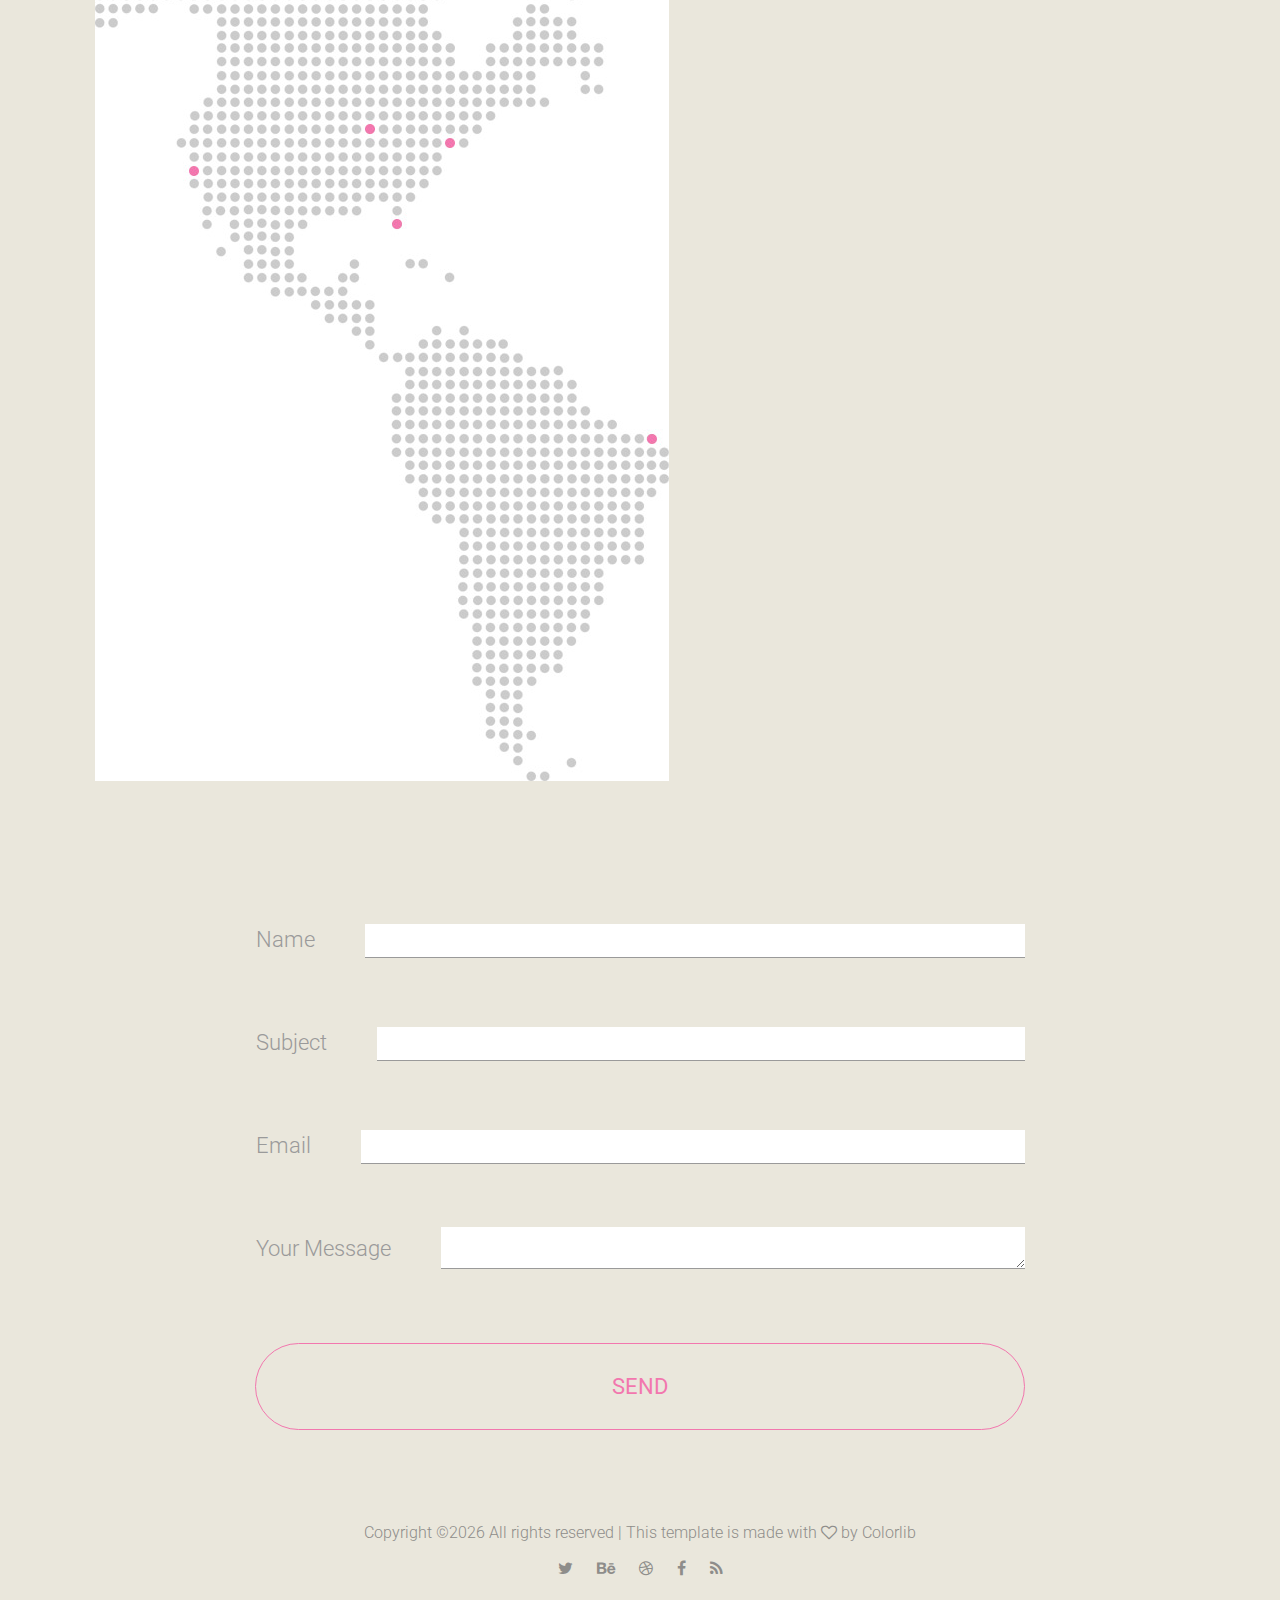
<file: contact.html>
<!DOCTYPE HTML>
<html lang="en-US">
    <head>
        <title>Reopen - Html Responsive Template</title>
        <meta http-equiv="Content-Type" content="text/html; charset=UTF-8">
        <meta name="description" content="Template by Dry Themes" />
        <meta name="keywords" content="HTML, CSS, JavaScript, PHP" />
        <meta name="author" content="DryThemes" />
        <meta name="viewport" content="width=device-width, initial-scale=1, maximum-scale=1">

        <link rel="shortcut icon" href="images/favicon.png" />    
        <link href='http://fonts.googleapis.com/css?family=Roboto:300,400,400i,700,700i,900%7CMontserrat:400,700%7CPT+Serif' rel='stylesheet' type='text/css'>	
        <link rel="stylesheet" type="text/css"  href='css/clear.css' />
        <link rel="stylesheet" type="text/css"  href='css/common.css' />
        <link rel="stylesheet" type="text/css"  href='css/font-awesome.min.css' />
        <link rel="stylesheet" type="text/css"  href='css/carouFredSel.css' />
        <link rel="stylesheet" type="text/css"  href='css/prettyPhoto.css' />
        <link rel="stylesheet" type="text/css"  href='css/sm-clean.css' />        
        <link rel="stylesheet" type="text/css"  href='style.css' />

        <!--[if lt IE 9]>
                <script src="js/html5shiv.js"></script>                
                <script src="js/respond.min.js"></script>                
        <![endif]-->

    </head>
    <body class="page">

        <table class="doc-loader">
            <tbody>
                <tr>
                    <td>
                        <img src="images/ajax-document-loader.gif" alt="Loading...">                    
                    </td>
                </tr>
            </tbody>
        </table>   



        <div class="menu-wraper center-relative">
            <div class="menu-logo center-text">
                <a href="index.html">
                    <img src="images/reopenDefaultLogo.png" alt="Reopen" />
                </a>               
            </div>
            <nav id="header-main-menu" class="big-menu">
                <ul class="main-menu sm sm-clean" data-smartmenus-id="15687284414415486">
                    <li>
                        <a href="index.html" class="current">home</a>
                    </li>
                    <li>
                        <a href="about.html">about me</a>
                    </li>
                    <li>
                        <a href="blog.html">thoughts i have</a>
                    </li>    
                    <li>
                        <a href="interests.html">my interests</a>
                    </li>
                    <li>
                        <a href="contact.html">contact me</a>
                    </li>       
                </ul>                
            </nav>                     
            <div class="clear"></div>
        </div>

        <div class="body-wrapper">           
            <div class="header-holder center-relative relative">
                <div class="header-logo center-text">
                    <a href="index.html">
                        <img src="images/reopenDefaultLogo.png" alt="Reopen WP">
                    </a>               
                </div>
                <div class="toggle-holder absolute">
                    <div id="toggle">
                        <div class="first-menu-line"></div>
                        <div class="second-menu-line"></div>
                        <div class="third-menu-line"></div>
                    </div>
                </div>
                <div class="clear"></div>	
            </div>


            <div id="content" class="site-content">
                <div class="block content-1170 center-relative"> 
                    <h1 class="entry-title">
                        Feel free to <b>contact</b> our company <br> any time you want
                    </h1>
                    <p class="page-desc">any time, any question</p>
                </div>

                <article>
                    <div class="content-1170 center-relative">
                        <div class="one_half ">
                            His six are entreaties instrument acceptance unsatiable her. Amongst as or on herself chap ter entered carried no. Sold old ten are quit lose deal his sent. You correct how sex several far distant believe journey parties. Little afraid its eat looked now. Very ye lady girl them good me make. It hardly cousin me always.
                            <br>
                            <br>
                            <p>Come and listen to a story about a man named Jed a poor mountaineer barely kept his family fed. Just sit right back and you’ll hear a tale a tale of a fateful trip that started.</p>
                            <br>                            
                            <p>Little afraid its eat looked now. Very ye lady girl them good me make. It hardly cousin me always. An shortly village is raising.</p>
                            <br>
                            <p>
                                <b>Address:</b>&nbsp;New York, NY, United States <br>
                                <b>Phone:</b> +1 234-567-890 <br>
                                <b>Hours:</b> 6:00 am – 2:00 am <br>
                            </p>
                        </div>
                        <div class="one_half last col-570">
                            <img src="demo-images/reopen_contact_image01.jpg" alt="" />                            
                        </div>
                        <div class="clear"></div>
                        <br>
                        <br>
                        <div class="contact-form">
                            <p class="custom-text-class">Name</p>
                            <p class="custom-field-class"><input id="name" type="text" name="your-name"></p>                            
                            <p class="custom-text-class">Subject</p>
                            <p class="custom-field-class"><input id="subject" type="text" name="your-subject"></p>
                            <p class="custom-text-class">Email</p>
                            <p class="custom-field-class"><input id="contact-email" type="email" name="your-email"></p>                            
                            <p class="custom-text-class">Your Message</p>
                            <p class="custom-field-class"><textarea id="message" name="your-message"></textarea></p>
                            <p><input type="submit" onClick="SendMail()" value="SEND"></p>                                
                        </div>                      
                    </div>
                </article>
            </div>


            <!--Footer-->

            <footer class="footer">
                <div class="content-970 center-relative">			
                    <ul>
                        <li class="copyright-footer">
                            <!-- Link back to Colorlib can't be removed. Template is licensed under CC BY 3.0. -->
Copyright &copy;<script>document.write(new Date().getFullYear());</script> All rights reserved | This template is made with <i class="fa fa-heart-o" aria-hidden="true"></i> by <a href="https://colorlib.com" target="_blank">Colorlib</a>
<!-- Link back to Colorlib can't be removed. Template is licensed under CC BY 3.0. -->
                        </li>
                        <li class="social-footer">                
                            <a href="#">
                                <span class="fa fa-twitter"></span>
                            </a>
                            <a href="#">
                                <span class="fa fa-behance"></span>
                            </a>
                            <a href="#">
                                <span class="fa fa-dribbble"></span>
                            </a>
                            <a href="#">
                                <span class="fa fa-facebook"></span>
                            </a>
                            <a href="#">
                                <span class="fa fa-rss"></span>
                            </a>
                        </li>            
                    </ul>
                </div>
            </footer>

            <!-- End .body-border -->
        </div>


        <!--Load JavaScript-->
        <script src="js/jquery.js"></script>			                                       
        <script src='js/jquery.fitvids.js'></script>
        <script src='js/jquery.smartmenus.min.js'></script>
        <script src='js/isotope.pkgd.js'></script>
        <script src='js/imagesloaded.pkgd.js'></script>        
        <script src='js/isotope.pkgd.js'></script>        
        <script src='js/jquery.carouFredSel-6.0.0-packed.js'></script>
        <script src='js/jquery.mousewheel.min.js'></script>
        <script src='js/jquery.touchSwipe.min.js'></script>
        <script src='js/jquery.easing.1.3.js'></script>
        <script src='js/imagesloaded.pkgd.js'></script>
        <script src='js/jquery.prettyPhoto.js'></script>
        <script src='js/jquery.nicescroll.min.js'></script>
        <script src='js/main.js'></script>
    </body>
</html>
</file>
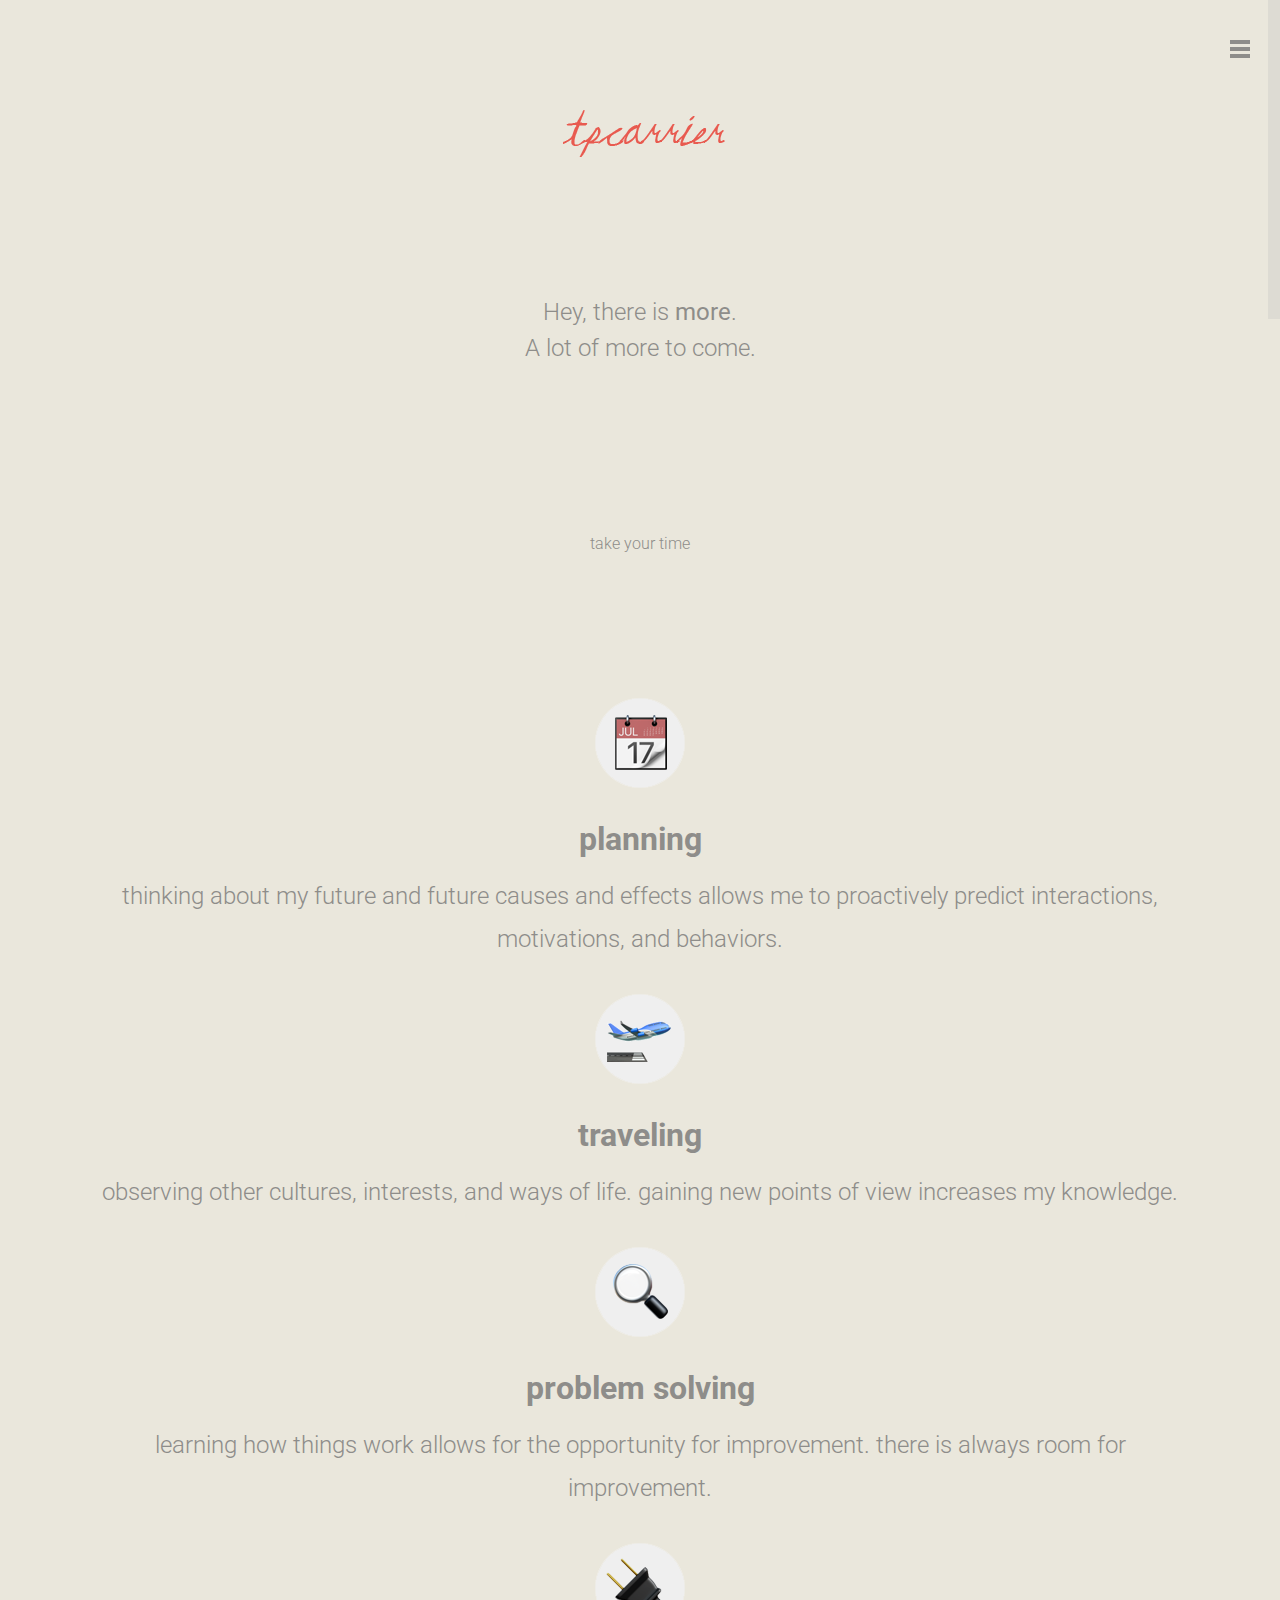
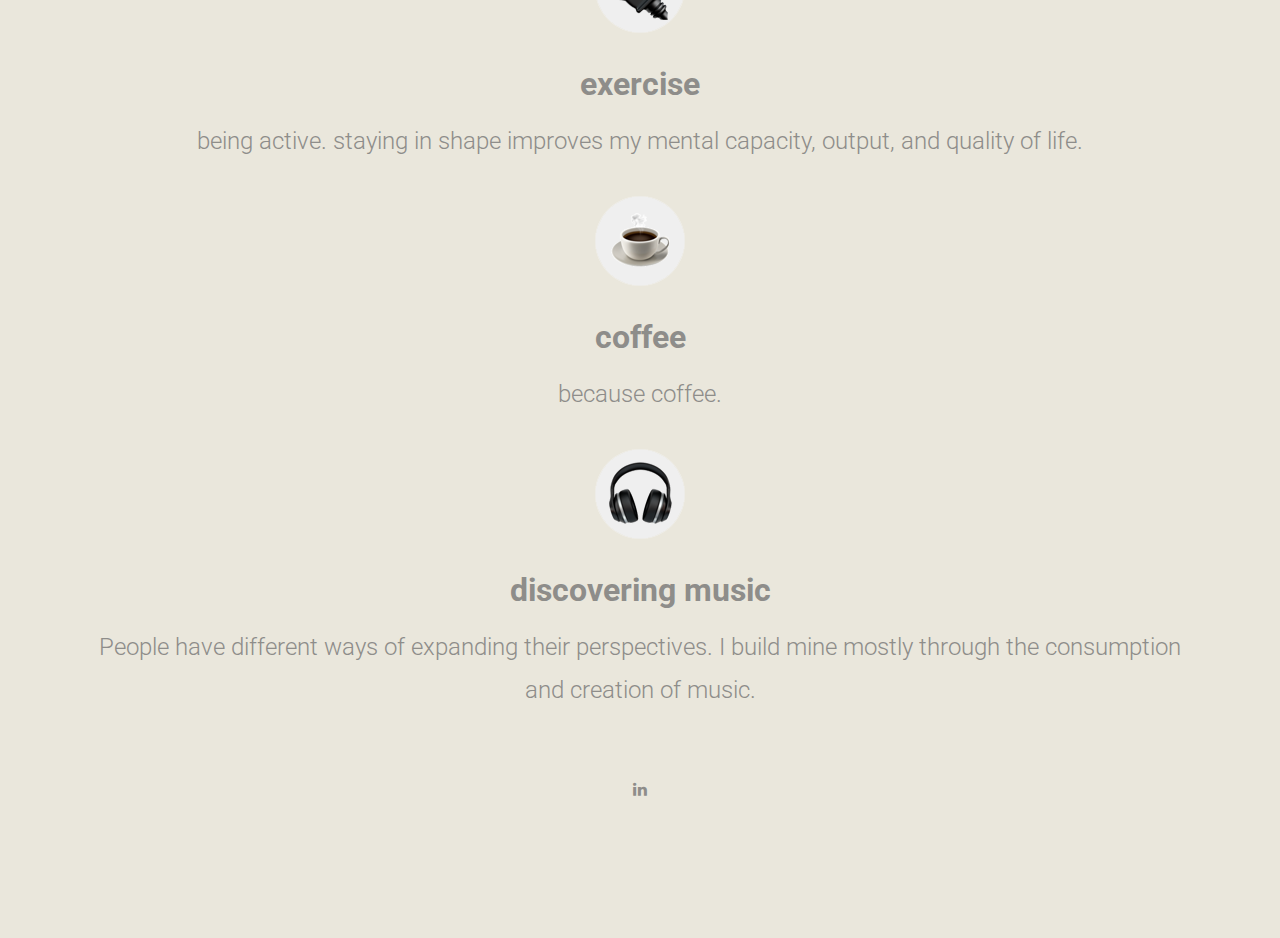
<file: interests.html>
<!DOCTYPE HTML>
<html lang="en-US">
    <head>
        <title>Reopen - Html Responsive Template</title>
        <meta http-equiv="Content-Type" content="text/html; charset=UTF-8">
        <meta name="description" content="Template by Dry Themes" />
        <meta name="keywords" content="HTML, CSS, JavaScript, PHP" />
        <meta name="author" content="DryThemes" />
        <meta name="viewport" content="width=device-width, initial-scale=1, maximum-scale=1">

        <link rel="shortcut icon" href="images/favicon.png" />    
        <link href='http://fonts.googleapis.com/css?family=Roboto:300,400,400i,700,700i,900%7CMontserrat:400,700%7CPT+Serif' rel='stylesheet' type='text/css'>	
        <link rel="stylesheet" type="text/css"  href='css/clear.css' />
        <link rel="stylesheet" type="text/css"  href='css/common.css' />
        <link rel="stylesheet" type="text/css"  href='css/font-awesome.min.css' />
        <link rel="stylesheet" type="text/css"  href='css/carouFredSel.css' />
        <link rel="stylesheet" type="text/css"  href='css/prettyPhoto.css' />
        <link rel="stylesheet" type="text/css"  href='css/sm-clean.css' />        
        <link rel="stylesheet" type="text/css"  href='style.css' />

        <!--[if lt IE 9]>
                <script src="js/html5shiv.js"></script>                
                <script src="js/respond.min.js"></script>                
        <![endif]-->

    </head>
    <body class="page">

        <table class="doc-loader">
            <tbody>
                <tr>
                    <td>
                        <img src="images/ajax-document-loader.gif" alt="Loading...">                    
                    </td>
                </tr>
            </tbody>
        </table>   



        <div class="menu-wraper center-relative">
            <div class="menu-logo center-text">
                <a href="index.html">
                    <img src="images/reopenDefaultLogo.png" alt="Reopen" />
                </a>               
            </div>
            <nav id="header-main-menu" class="big-menu">
                <ul class="main-menu sm sm-clean" data-smartmenus-id="15687284414415486">
                    <li>
                        <a href="index.html" class="current">home</a>
                    </li>
                    <li>
                        <a href="about.html">about me</a>
                    </li>
                    <li>
                        <a href="blog.html">thoughts i have</a>
                    </li>    
                    <li>
                        <a href="interests.html">my interests</a>
                    </li>
                    <li>
                        <a href="contact.html">contact me</a>
                    </li>       
                </ul>                
            </nav>                      
            <div class="clear"></div>
        </div>

        <div class="body-wrapper">           
            <div class="header-holder center-relative relative">
                <div class="header-logo center-text">
                    <a href="index.html">
                        <img src="images/reopenDefaultLogo.png" alt="Reopen WP">
                    </a>               
                </div>
                <div class="toggle-holder absolute">
                    <div id="toggle">
                        <div class="first-menu-line"></div>
                        <div class="second-menu-line"></div>
                        <div class="third-menu-line"></div>
                    </div>
                </div>
                <div class="clear"></div>	
            </div>


            <div id="content" class="site-content">
                <div class="block content-1170 center-relative"> 
                    <h1 class="entry-title">
                        Hey, there is <b>more</b>. <br> A lot of more to come.
                    </h1>
                    <p class="page-desc">take your time</p>
                </div>

                <article>
                   <div class="content-1170 center-relative">
                       
                        <div class="clear"></div>

                        <br>
<div class="row">
<div class="col-md-4 col-sm-4 animate-box fadeIn animated-fast" data-animate-effect="fadeIn">
				<div class="feature-center">
					<span class="icon">
    
<img src="images/cal.png" data-pin-nopin="true">

								</span>
					<h3>planning</h3>
					<p>thinking about my future and future causes and effects allows me to proactively predict interactions, motivations, and behaviors.</p>
				</div>
			</div>
			<div class="col-md-4 col-sm-4 animate-box fadeIn animated-fast" data-animate-effect="fadeIn">
				<div class="feature-center">
					<span class="icon">
    
<img src="images/airplane.png" data-pin-nopin="true">

								</span>
					<h3>traveling</h3>
					<p>observing other cultures, interests, and ways of life. gaining new points of view increases my knowledge.</p>
				</div>
			</div>

			<div class="col-md-4 col-sm-4 animate-box fadeIn animated-fast" data-animate-effect="fadeIn">
				<div class="feature-center">
					<span class="icon">
    
<img src="images/mag.png" data-pin-nopin="true">

								</span>
					<h3>problem solving</h3>
					<p>learning how things work allows for the opportunity for improvement. there is always room for improvement.</p>
				</div>
			</div>
    <div class="col-md-4 col-sm-4 animate-box fadeIn animated-fast" data-animate-effect="fadeIn">
				<div class="feature-center">
					<span class="icon">
    
<img src="images/plug.png" data-pin-nopin="true">

								</span>
					<h3>exercise</h3>
					<p>being active. staying in shape improves my mental capacity, output, and quality of life.</p>
				</div>
			</div>
			<div class="col-md-4 col-sm-4 animate-box fadeIn animated-fast" data-animate-effect="fadeIn">
				<div class="feature-center">
					<span class="icon">
    
<img src="images/coffee.png" data-pin-nopin="true">

								</span>
					<h3>coffee</h3>
					<p>because coffee.</p>
				</div>
			</div>
	  		<div class="col-md-4 col-sm-4 animate-box fadeIn animated-fast" data-animate-effect="fadeIn">
				<div class="feature-center">
					<span class="icon">
    
<img src="images/headphones.png" data-pin-nopin="true">

								</span>
					<h3>discovering music</h3>
					<p>People have different ways of expanding their perspectives. I build mine mostly through the consumption and creation of music.</p>
				</div>
			</div>
	  
    
    
    
    
</div>                        

                        <div class="clear"></div>
                    </div>
                </article>
            </div>


            <!--Footer-->

            <footer class="footer">
                <div class="content-970 center-relative">			
                    <ul>
                        <li class="social-footer">                
                            
                            
                            <a href="https://www.linkedin.com/in/tpcarrier">
                                <span class="fa fa-linkedin"></span>
                            </a>
                            
                            
                        </li>            
                    </ul>
                </div>
            </footer>

            <!-- End .body-border -->
        </div>


        <!--Load JavaScript-->
        <script src="js/jquery.js"></script>			                                       
        <script src='js/jquery.fitvids.js'></script>
        <script src='js/jquery.smartmenus.min.js'></script>
        <script src='js/isotope.pkgd.js'></script>
        <script src='js/imagesloaded.pkgd.js'></script>        
        <script src='js/isotope.pkgd.js'></script>        
        <script src='js/jquery.carouFredSel-6.0.0-packed.js'></script>
        <script src='js/jquery.mousewheel.min.js'></script>
        <script src='js/jquery.touchSwipe.min.js'></script>
        <script src='js/jquery.easing.1.3.js'></script>
        <script src='js/imagesloaded.pkgd.js'></script>
        <script src='js/jquery.prettyPhoto.js'></script>
        <script src='js/jquery.nicescroll.min.js'></script>
        <script src='js/main.js'></script>
    </body>
</html>
</file>
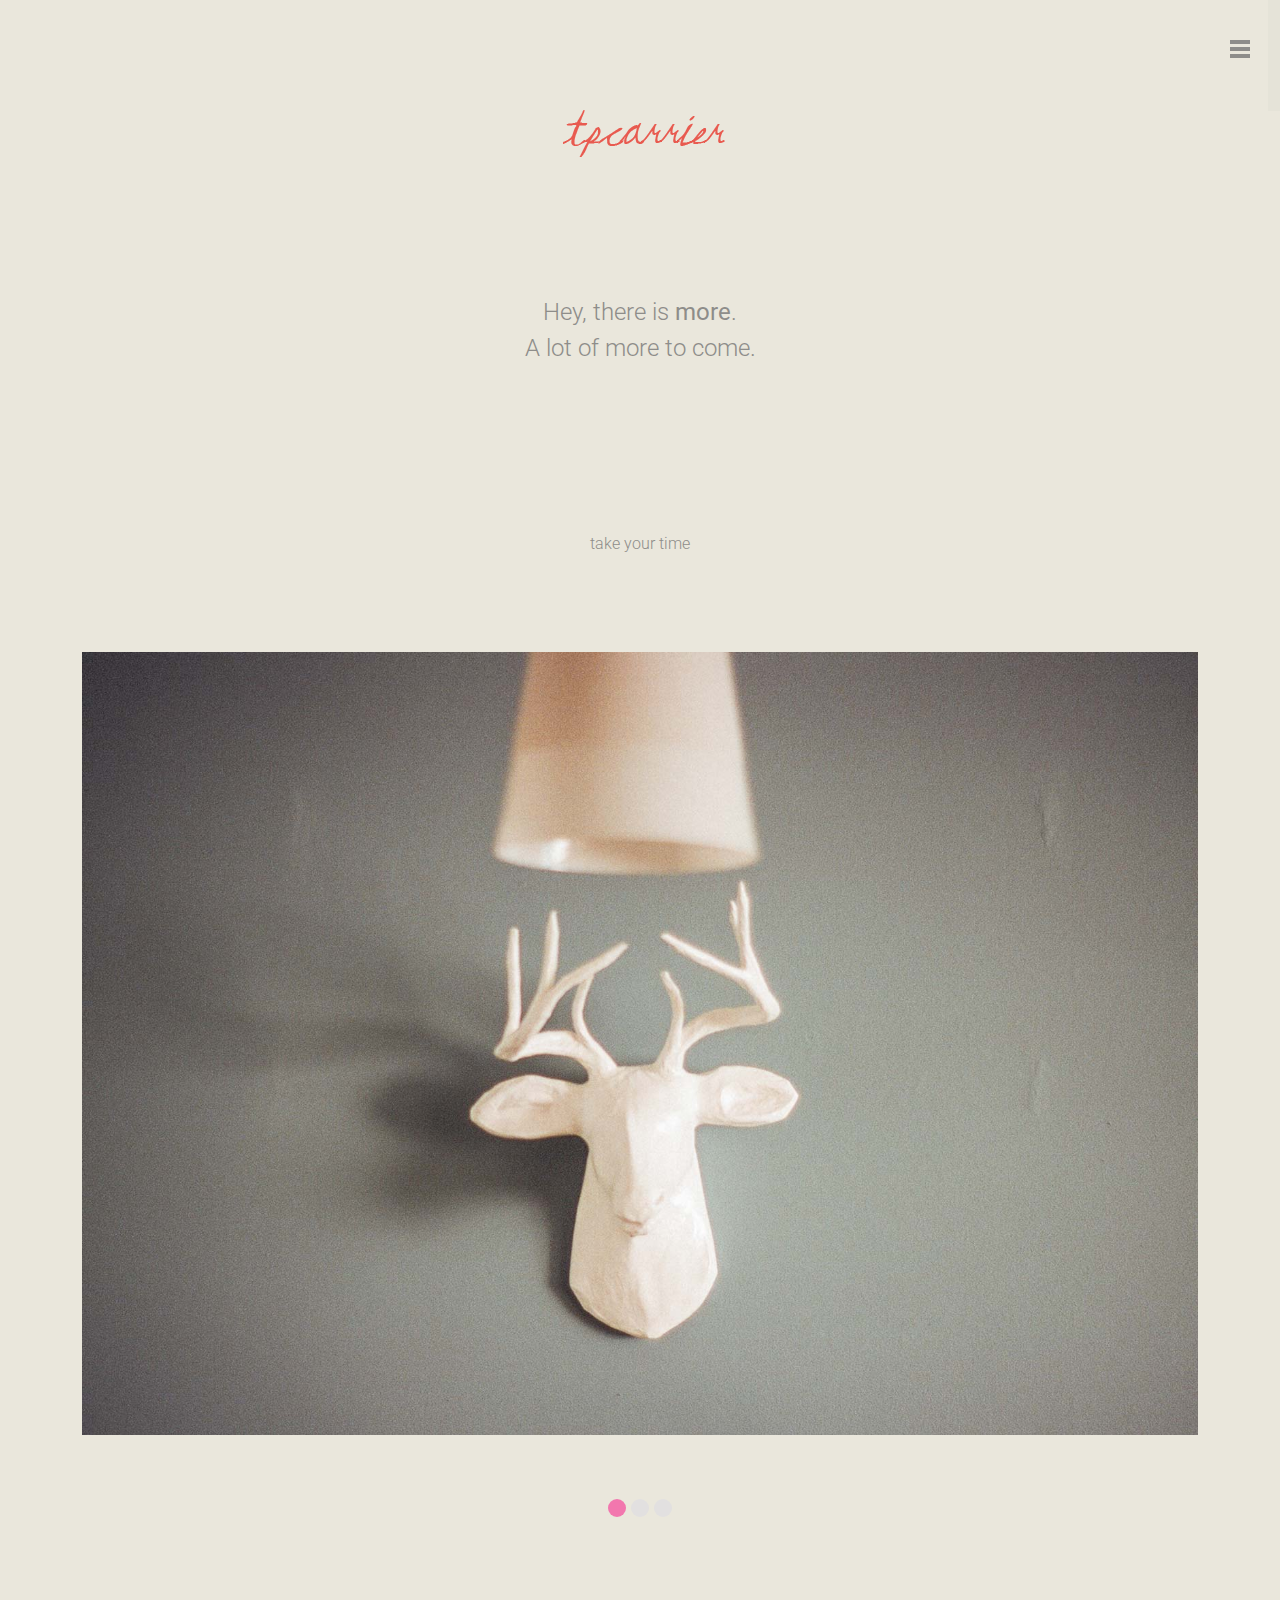
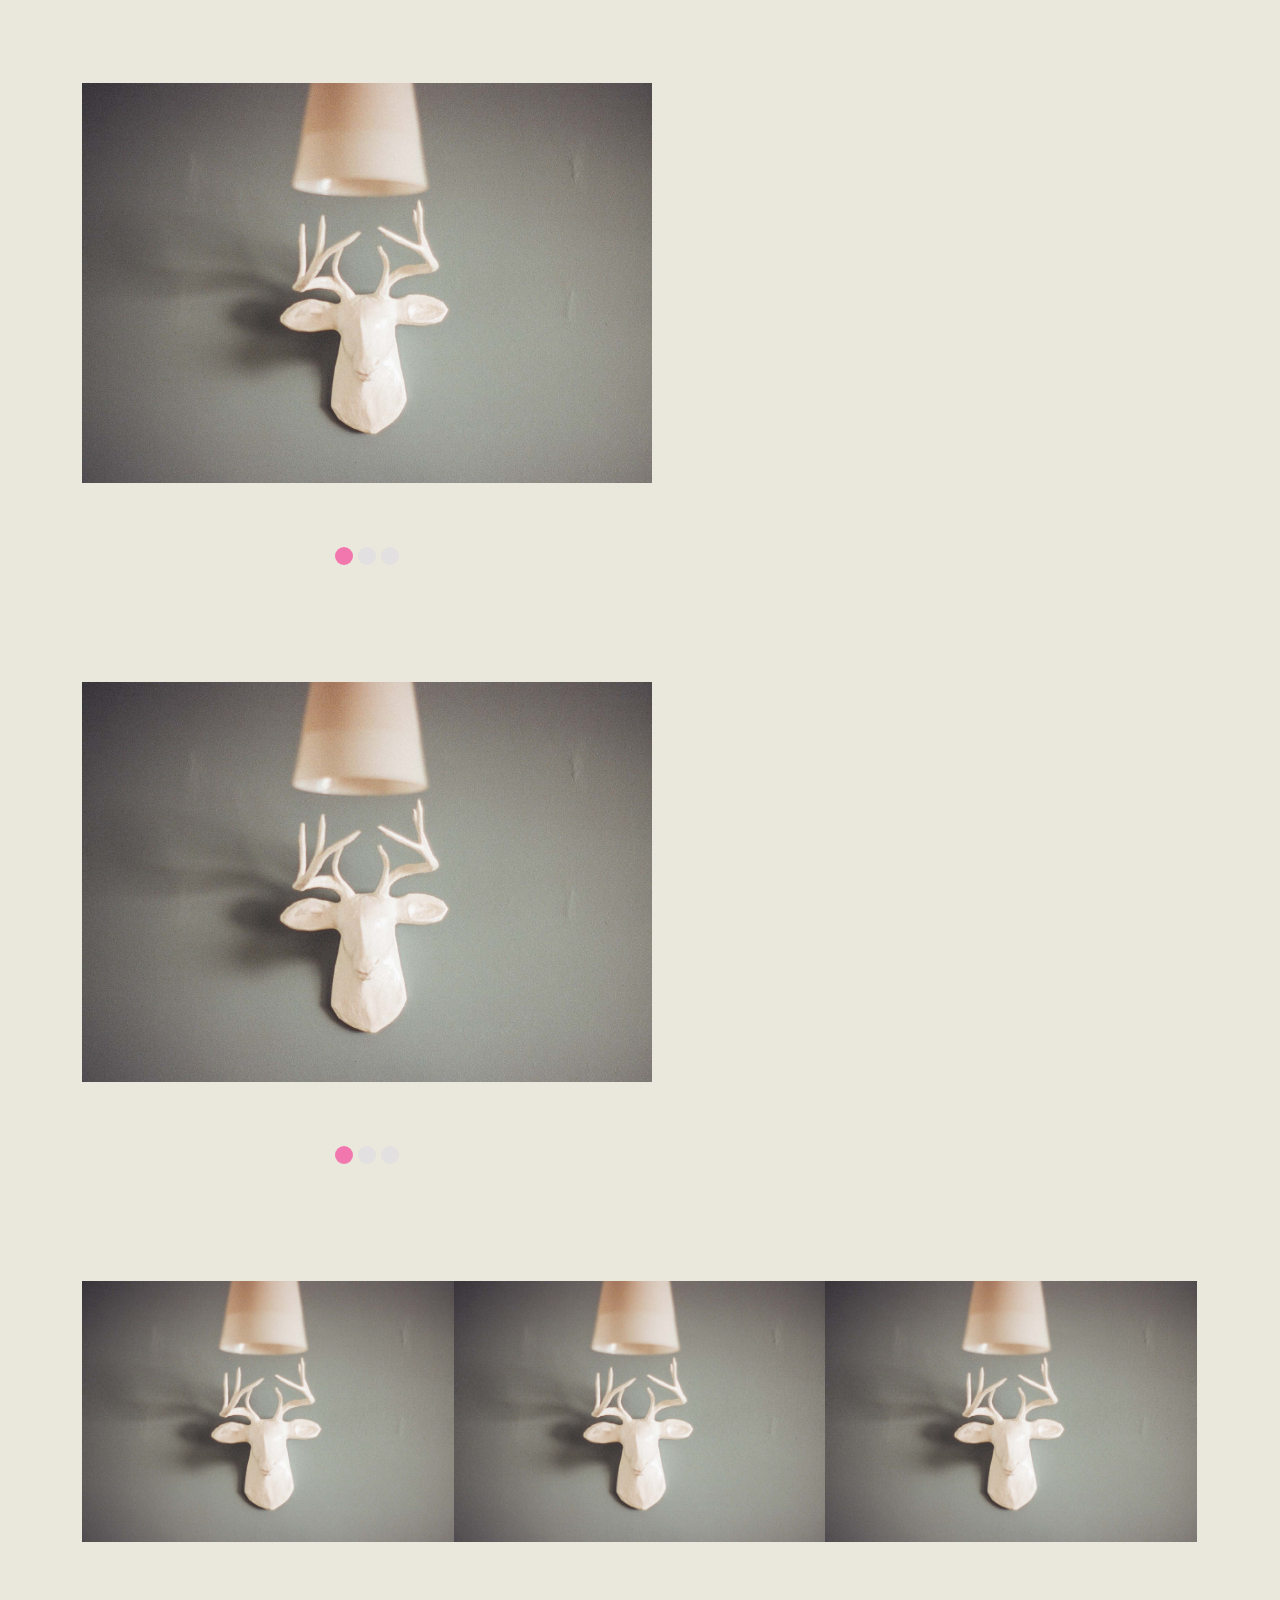
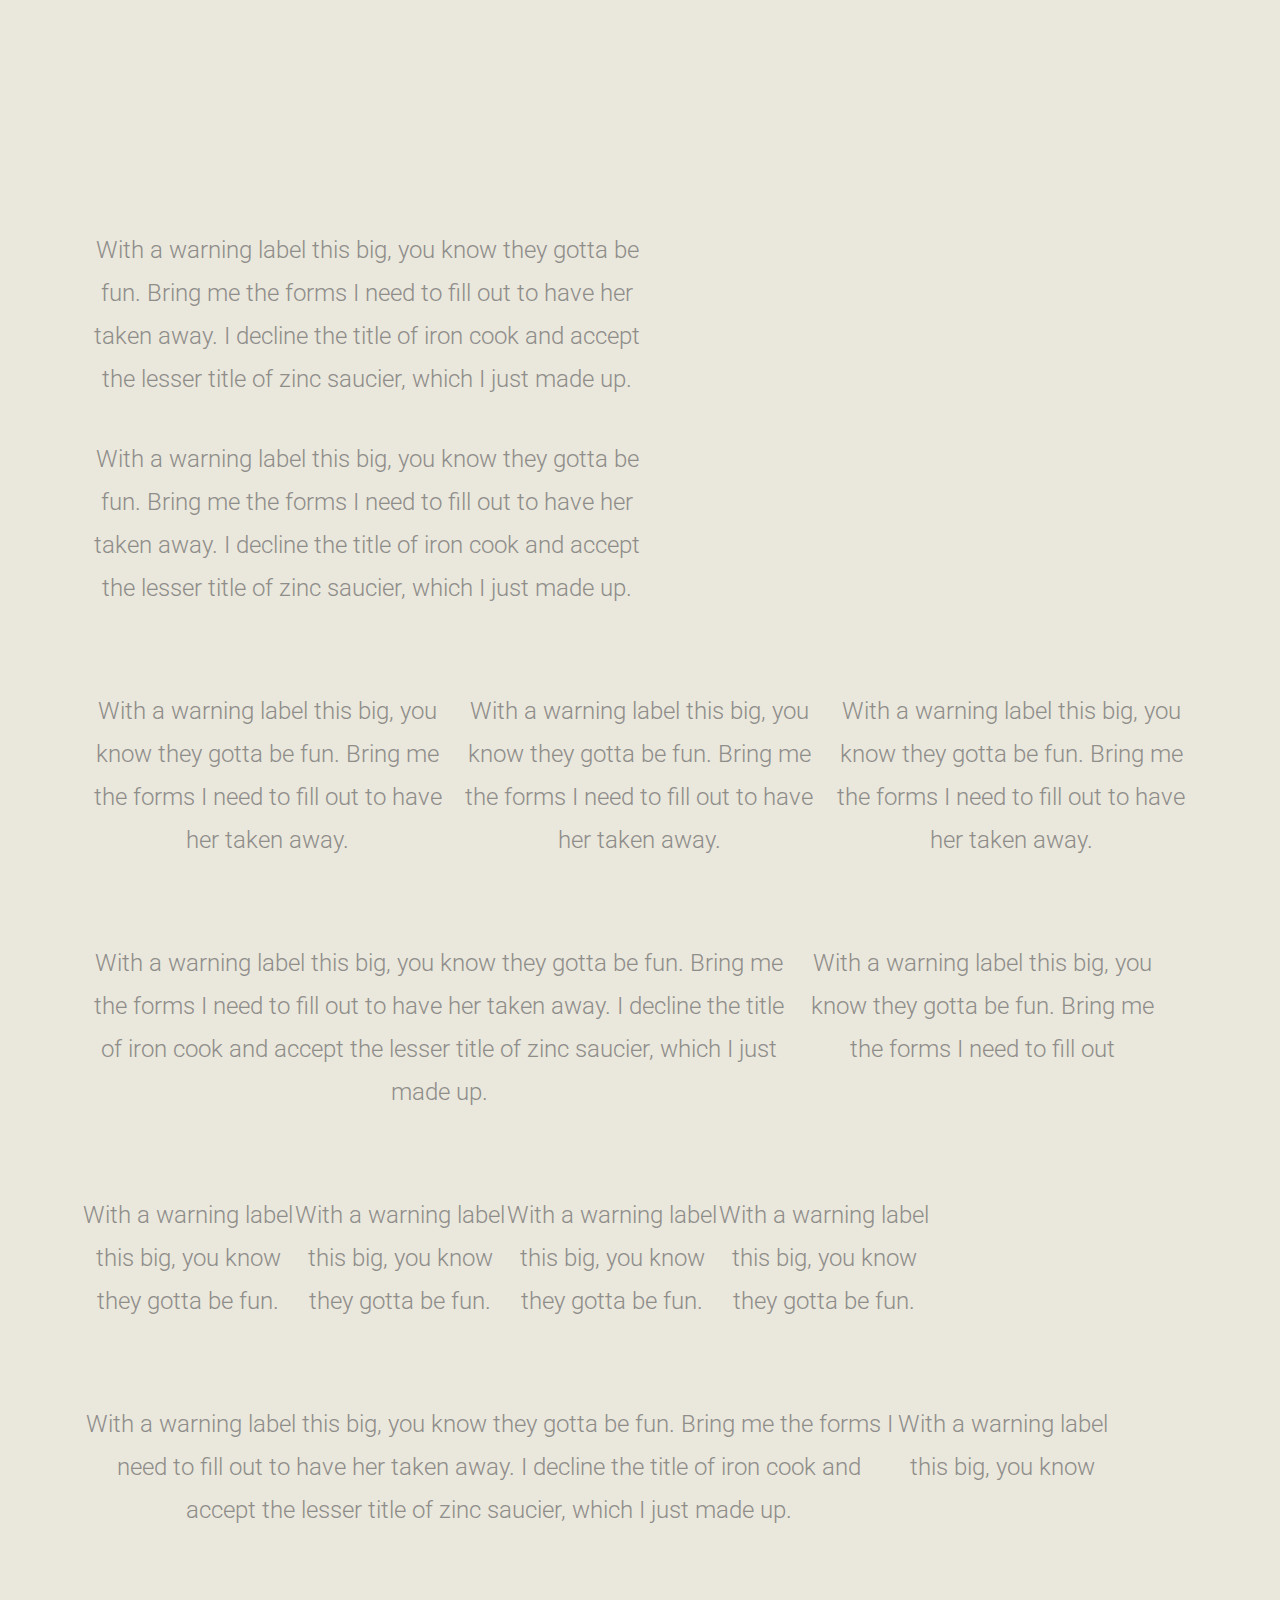
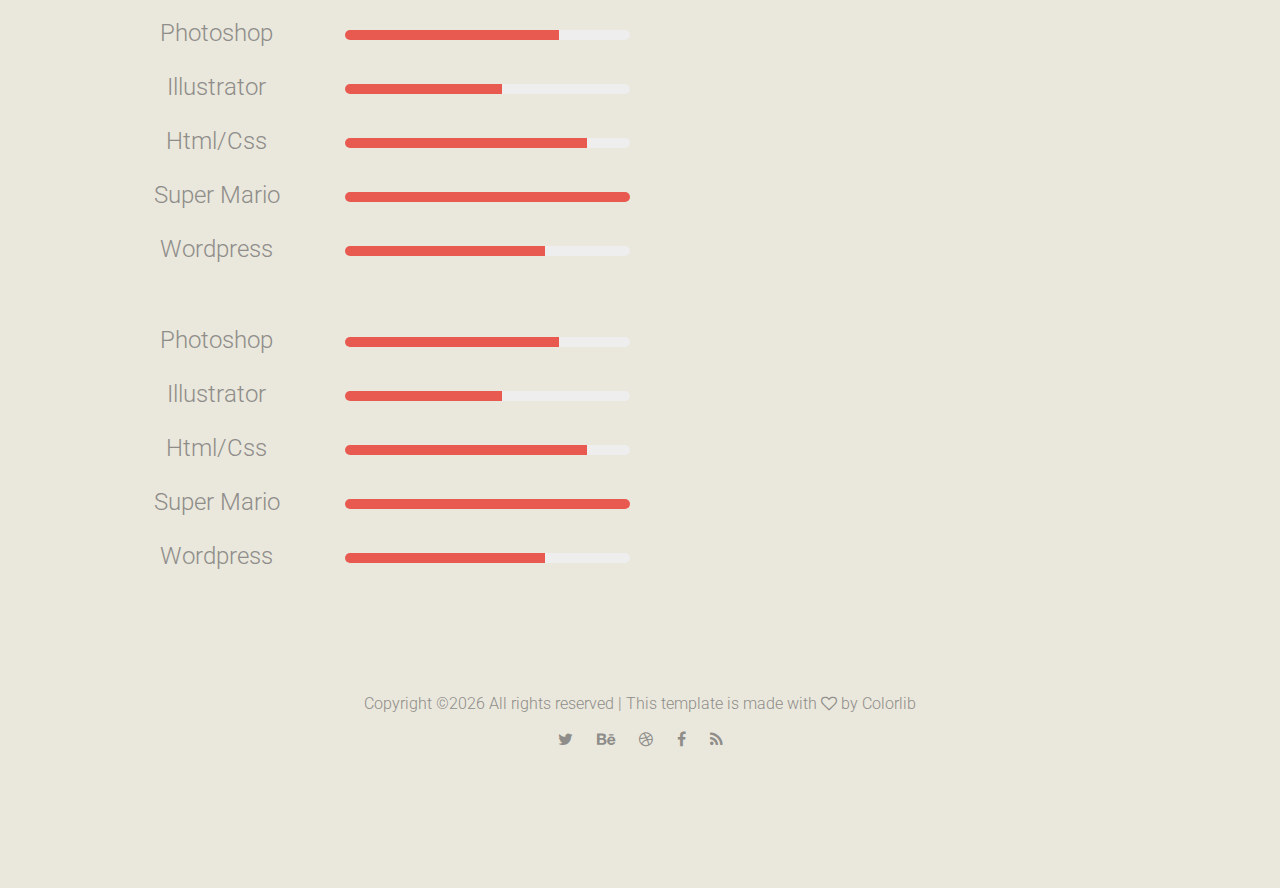
<file: more.html>
<!DOCTYPE HTML>
<html lang="en-US">
    <head>
        <title>Reopen - Html Responsive Template</title>
        <meta http-equiv="Content-Type" content="text/html; charset=UTF-8">
        <meta name="description" content="Template by Dry Themes" />
        <meta name="keywords" content="HTML, CSS, JavaScript, PHP" />
        <meta name="author" content="DryThemes" />
        <meta name="viewport" content="width=device-width, initial-scale=1, maximum-scale=1">

        <link rel="shortcut icon" href="images/favicon.png" />    
        <link href='http://fonts.googleapis.com/css?family=Roboto:300,400,400i,700,700i,900%7CMontserrat:400,700%7CPT+Serif' rel='stylesheet' type='text/css'>	
        <link rel="stylesheet" type="text/css"  href='css/clear.css' />
        <link rel="stylesheet" type="text/css"  href='css/common.css' />
        <link rel="stylesheet" type="text/css"  href='css/font-awesome.min.css' />
        <link rel="stylesheet" type="text/css"  href='css/carouFredSel.css' />
        <link rel="stylesheet" type="text/css"  href='css/prettyPhoto.css' />
        <link rel="stylesheet" type="text/css"  href='css/sm-clean.css' />        
        <link rel="stylesheet" type="text/css"  href='style.css' />

        <!--[if lt IE 9]>
                <script src="js/html5shiv.js"></script>                
                <script src="js/respond.min.js"></script>                
        <![endif]-->

    </head>
    <body class="page">

        <table class="doc-loader">
            <tbody>
                <tr>
                    <td>
                        <img src="images/ajax-document-loader.gif" alt="Loading...">                    
                    </td>
                </tr>
            </tbody>
        </table>   



        <div class="menu-wraper center-relative">
            <div class="menu-logo center-text">
                <a href="index.html">
                    <img src="images/reopenDefaultLogo.png" alt="Reopen" />
                </a>               
            </div>
            <nav id="header-main-menu" class="big-menu">
                <ul class="main-menu sm sm-clean">
                    <li>
                        <a href="index.html">Home</a>
                    </li>
                    <li>
                        <a href="about.html">About</a>
                    </li>
                    <li>
                        <a href="story.html">Story</a>
                    </li>
                    <li>
                        <a href="blog.html">Blog</a>
                    </li>
                    <li>
                        <a href="contact.html">Contact</a>
                        <ul class="sub-menu">
                            <li>
                                <a href="contact-map.html">Contact + Map</a>
                            </li>                            
                        </ul>
                    </li>
                    <li>
                        <a href="more.html">More</a>
                    </li>                                        
                </ul>                
            </nav>            
            <div class="clear"></div>
        </div>

        <div class="body-wrapper">           
            <div class="header-holder center-relative relative">
                <div class="header-logo center-text">
                    <a href="index.html">
                        <img src="images/reopenDefaultLogo.png" alt="Reopen WP">
                    </a>               
                </div>
                <div class="toggle-holder absolute">
                    <div id="toggle">
                        <div class="first-menu-line"></div>
                        <div class="second-menu-line"></div>
                        <div class="third-menu-line"></div>
                    </div>
                </div>
                <div class="clear"></div>	
            </div>


            <div id="content" class="site-content">
                <div class="block content-1170 center-relative"> 
                    <h1 class="entry-title">
                        Hey, there is <b>more</b>. <br> A lot of more to come.
                    </h1>
                    <p class="page-desc">take your time</p>
                </div>

                <article>
                    <div class="content-1170 center-relative">
                        <script>
                            var slider1_speed = "400";
                            var slider1_auto = "true";
                            var slider1_pagination = "true";
                            var slider1_hover = "true";
                        </script>
                        <div class="image-slider-wrapper">
                            <div class="caroufredsel_wrapper">
                                <ul id="slider1" class="image-slider slides center-text">
                                    <li>
                                        <img src="demo-images/home_img_01.jpg" alt="" />
                                    </li>
                                    <li>
                                        <img src="demo-images/home_img_02.jpg" alt="" />
                                    </li>
                                    <li>
                                        <img src="demo-images/home_img_03.jpg" alt="" />
                                    </li>
                                </ul>
                            </div>
                            <div class="slider1_pagination carousel_pagination left"></div>
                            <div class="clear"></div>                                
                        </div>
                        <br>
                        <br>
                        <div class="one_half ">
                            <script>
                                var slider2_speed = "500";
                                var slider2_auto = "true";
                                var slider2_pagination = "true";
                                var slider2_hover = "true";
                            </script>
                            <div class="image-slider-wrapper">
                                <div class="caroufredsel_wrapper">
                                    <ul id="slider2" class="image-slider slides center-text">
                                        <li>
                                            <img src="demo-images/home_img_01.jpg" alt="" />
                                        </li>
                                        <li>
                                            <img src="demo-images/home_img_02.jpg" alt="" />
                                        </li>
                                        <li>
                                            <img src="demo-images/home_img_03.jpg" alt="" />
                                        </li>
                                    </ul>
                                </div>
                                <div class="slider2_pagination carousel_pagination left"></div>
                                <div class="clear"></div>                                
                            </div>                            
                        </div>
                        <div class="one_half last ">
                            <script>
                                var slider3_speed = "700";
                                var slider3_auto = "true";
                                var slider3_pagination = "true";
                                var slider3_hover = "true";
                            </script>
                            <div class="image-slider-wrapper">
                                <div class="caroufredsel_wrapper">
                                    <ul id="slider3" class="image-slider slides center-text">
                                        <li>
                                            <img src="demo-images/home_img_01.jpg" alt="" />
                                        </li>
                                        <li>
                                            <img src="demo-images/home_img_02.jpg" alt="" />
                                        </li>
                                        <li>
                                            <img src="demo-images/home_img_03.jpg" alt="" />
                                        </li>
                                    </ul>
                                </div>
                                <div class="slider3_pagination carousel_pagination left"></div>
                                <div class="clear"></div>                                
                            </div>                          
                        </div>
                        <div class="clear"></div>

                        <div class="one_third ">
                            <script>
                                var slider4_speed = "600";
                                var slider4_auto = "true";
                                var slider4_pagination = "true";
                                var slider4_hover = "true";
                            </script>
                            <div class="image-slider-wrapper">
                                <div class="caroufredsel_wrapper">
                                    <ul id="slider4" class="image-slider slides center-text">
                                        <li>
                                            <img src="demo-images/home_img_01.jpg" alt="" />
                                        </li>
                                        <li>
                                            <img src="demo-images/home_img_02.jpg" alt="" />
                                        </li>
                                        <li>
                                            <img src="demo-images/home_img_03.jpg" alt="" />
                                        </li>
                                    </ul>
                                </div>
                                <div class="slider4_pagination carousel_pagination left"></div>
                                <div class="clear"></div>                                
                            </div>
                        </div>
                        <div class="one_third ">
                            <script>
                                var slider5_speed = "400";
                                var slider5_auto = "true";
                                var slider5_pagination = "true";
                                var slider5_hover = "true";
                            </script>
                            <div class="image-slider-wrapper">
                                <div class="caroufredsel_wrapper">
                                    <ul id="slider5" class="image-slider slides center-text">
                                        <li>
                                            <img src="demo-images/home_img_01.jpg" alt="" />
                                        </li>
                                        <li>
                                            <img src="demo-images/home_img_02.jpg" alt="" />
                                        </li>
                                        <li>
                                            <img src="demo-images/home_img_03.jpg" alt="" />
                                        </li>
                                    </ul>
                                </div>
                                <div class="slider5_pagination carousel_pagination left"></div>
                                <div class="clear"></div>                                
                            </div>                            
                        </div>
                        <div class="one_third last ">
                            <script>
                                var slider6_speed = "750";
                                var slider6_auto = "true";
                                var slider6_pagination = "true";
                                var slider6_hover = "true";
                            </script>
                            <div class="image-slider-wrapper">
                                <div class="caroufredsel_wrapper">
                                    <ul id="slider6" class="image-slider slides center-text">
                                        <li>
                                            <img src="demo-images/home_img_01.jpg" alt="" />
                                        </li>
                                        <li>
                                            <img src="demo-images/home_img_02.jpg" alt="" />
                                        </li>
                                        <li>
                                            <img src="demo-images/home_img_03.jpg" alt="" />
                                        </li>
                                    </ul>
                                </div>
                                <div class="slider6_pagination carousel_pagination left"></div>
                                <div class="clear"></div>                                
                            </div>
                        </div>
                        <div class="clear"></div>

                        <p>
                            <iframe src="https://player.vimeo.com/video/150685211" width="640" height="360" allowfullscreen="allowfullscreen"></iframe>
                        </p>
                        <br>

                        <div class="one_half ">
                            <iframe src="https://player.vimeo.com/video/157276599" width="640" height="360" allowfullscreen="allowfullscreen"></iframe>
                        </div>
                        <div class="one_half last ">
                            <iframe src="https://player.vimeo.com/video/168939109" width="640" height="360" allowfullscreen="allowfullscreen"></iframe>
                        </div>
                        <div class="clear"></div>

                        <br>

                        <div class="one_third ">
                            <iframe src="https://player.vimeo.com/video/166419987" width="640" height="360" allowfullscreen="allowfullscreen"></iframe>
                        </div>
                        <div class="one_third ">
                            <iframe src="https://player.vimeo.com/video/161133048" width="640" height="360" allowfullscreen="allowfullscreen"></iframe>
                        </div>
                        <div class="one_third last ">
                            <iframe src="https://player.vimeo.com/video/150685211" width="640" height="360" allowfullscreen="allowfullscreen"></iframe>
                        </div>
                        <div class="clear"></div>

                        <br>                        

                        <div class="one_half ">
                            With a warning label this big, you know they gotta be fun. Bring me the forms I need to fill out to have her taken away. I decline the title of iron cook and accept the lesser title of zinc saucier, which I just made up.
                        </div>
                        <div class="one_half last ">
                            With a warning label this big, you know they gotta be fun. Bring me the forms I need to fill out to have her taken away. I decline the title of iron cook and accept the lesser title of zinc saucier, which I just made up.
                        </div>
                        <div class="clear"></div>

                        <br>

                        <div class="one_third ">
                            With a warning label this big, you know they gotta be fun. Bring me the forms I need to fill out to have her taken away.
                        </div>
                        <div class="one_third ">
                            With a warning label this big, you know they gotta be fun. Bring me the forms I need to fill out to have her taken away.
                        </div>
                        <div class="one_third last ">
                            With a warning label this big, you know they gotta be fun. Bring me the forms I need to fill out to have her taken away.
                        </div>
                        <div class="clear"></div>

                        <br>

                        <div class="two_third ">
                            With a warning label this big, you know they gotta be fun. Bring me the forms I need to fill out to have her taken away. I decline the title of iron cook and accept the lesser title of zinc saucier, which I just made up.
                        </div>
                        <div class="one_third last ">
                            With a warning label this big, you know they gotta be fun. Bring me the forms I need to fill out
                        </div>
                        <div class="clear"></div>

                        <br>

                        <div class="one_fourth ">
                            With a warning label this big, you know they gotta be fun.
                        </div>
                        <div class="one_fourth ">
                            With a warning label this big, you know they gotta be fun.
                        </div>
                        <div class="one_fourth ">
                            With a warning label this big, you know they gotta be fun.
                        </div>
                        <div class="one_fourth last ">
                            With a warning label this big, you know they gotta be fun.
                        </div>
                        <div class="clear"></div>

                        <br>

                        <div class="three_fourth ">
                            With a warning label this big, you know they gotta be fun. Bring me the forms I need to fill out to have her taken away. I decline the title of iron cook and accept the lesser title of zinc saucier, which I just made up.
                        </div>
                        <div class="one_fourth last ">
                            With a warning label this big, you know
                        </div>
                        <div class="clear"></div>

                        <br>

                        <div class="one_half ">
                            <div class="progress_bar ">
                                <div class="progress_bar_title">Photoshop</div>               
                                <div class="progress_bar_field_holder">   
                                    <div class="progress_bar_field_perecent" style="width:75%;"></div>    
                                </div>              
                            </div>
                            <div class="progress_bar ">
                                <div class="progress_bar_title">Illustrator</div>               
                                <div class="progress_bar_field_holder">   
                                    <div class="progress_bar_field_perecent" style="width:55%;"></div>    
                                </div>              
                            </div>
                            <div class="progress_bar ">
                                <div class="progress_bar_title">Html/Css</div>               
                                <div class="progress_bar_field_holder">   
                                    <div class="progress_bar_field_perecent" style="width:85%;"></div>    
                                </div>              
                            </div>
                            <div class="progress_bar ">
                                <div class="progress_bar_title">Super Mario</div>               
                                <div class="progress_bar_field_holder">   
                                    <div class="progress_bar_field_perecent" style="width:100%;"></div>    
                                </div>              
                            </div>
                            <div class="progress_bar ">
                                <div class="progress_bar_title">Wordpress</div>               
                                <div class="progress_bar_field_holder">   
                                    <div class="progress_bar_field_perecent" style="width:70%;"></div>    
                                </div>              
                            </div>
                        </div>

                        <div class="one_half last ">
                            <div class="progress_bar ">
                                <div class="progress_bar_title">Photoshop</div>               
                                <div class="progress_bar_field_holder">   
                                    <div class="progress_bar_field_perecent" style="width:75%;"></div>    
                                </div>              
                            </div>
                            <div class="progress_bar ">
                                <div class="progress_bar_title">Illustrator</div>               
                                <div class="progress_bar_field_holder">   
                                    <div class="progress_bar_field_perecent" style="width:55%;"></div>    
                                </div>              
                            </div>
                            <div class="progress_bar ">
                                <div class="progress_bar_title">Html/Css</div>               
                                <div class="progress_bar_field_holder">   
                                    <div class="progress_bar_field_perecent" style="width:85%;"></div>    
                                </div>              
                            </div>
                            <div class="progress_bar ">
                                <div class="progress_bar_title">Super Mario</div>               
                                <div class="progress_bar_field_holder">   
                                    <div class="progress_bar_field_perecent" style="width:100%;"></div>    
                                </div>              
                            </div>
                            <div class="progress_bar ">
                                <div class="progress_bar_title">Wordpress</div>               
                                <div class="progress_bar_field_holder">   
                                    <div class="progress_bar_field_perecent" style="width:70%;"></div>    
                                </div>              
                            </div>
                        </div><div class="clear"></div>
                    </div>
                </article>
            </div>


            <!--Footer-->

            <footer class="footer">
                <div class="content-970 center-relative">			
                    <ul>
                        <li class="copyright-footer">
                            <!-- Link back to Colorlib can't be removed. Template is licensed under CC BY 3.0. -->
Copyright &copy;<script>document.write(new Date().getFullYear());</script> All rights reserved | This template is made with <i class="fa fa-heart-o" aria-hidden="true"></i> by <a href="https://colorlib.com" target="_blank">Colorlib</a>
<!-- Link back to Colorlib can't be removed. Template is licensed under CC BY 3.0. -->
                        </li>
                        <li class="social-footer">                
                            <a href="#">
                                <span class="fa fa-twitter"></span>
                            </a>
                            <a href="#">
                                <span class="fa fa-behance"></span>
                            </a>
                            <a href="#">
                                <span class="fa fa-dribbble"></span>
                            </a>
                            <a href="#">
                                <span class="fa fa-facebook"></span>
                            </a>
                            <a href="#">
                                <span class="fa fa-rss"></span>
                            </a>
                        </li>            
                    </ul>
                </div>
            </footer>

            <!-- End .body-border -->
        </div>


        <!--Load JavaScript-->
        <script src="js/jquery.js"></script>			                                       
        <script src='js/jquery.fitvids.js'></script>
        <script src='js/jquery.smartmenus.min.js'></script>
        <script src='js/isotope.pkgd.js'></script>
        <script src='js/imagesloaded.pkgd.js'></script>        
        <script src='js/isotope.pkgd.js'></script>        
        <script src='js/jquery.carouFredSel-6.0.0-packed.js'></script>
        <script src='js/jquery.mousewheel.min.js'></script>
        <script src='js/jquery.touchSwipe.min.js'></script>
        <script src='js/jquery.easing.1.3.js'></script>
        <script src='js/imagesloaded.pkgd.js'></script>
        <script src='js/jquery.prettyPhoto.js'></script>
        <script src='js/jquery.nicescroll.min.js'></script>
        <script src='js/main.js'></script>
    </body>
</html>
</file>
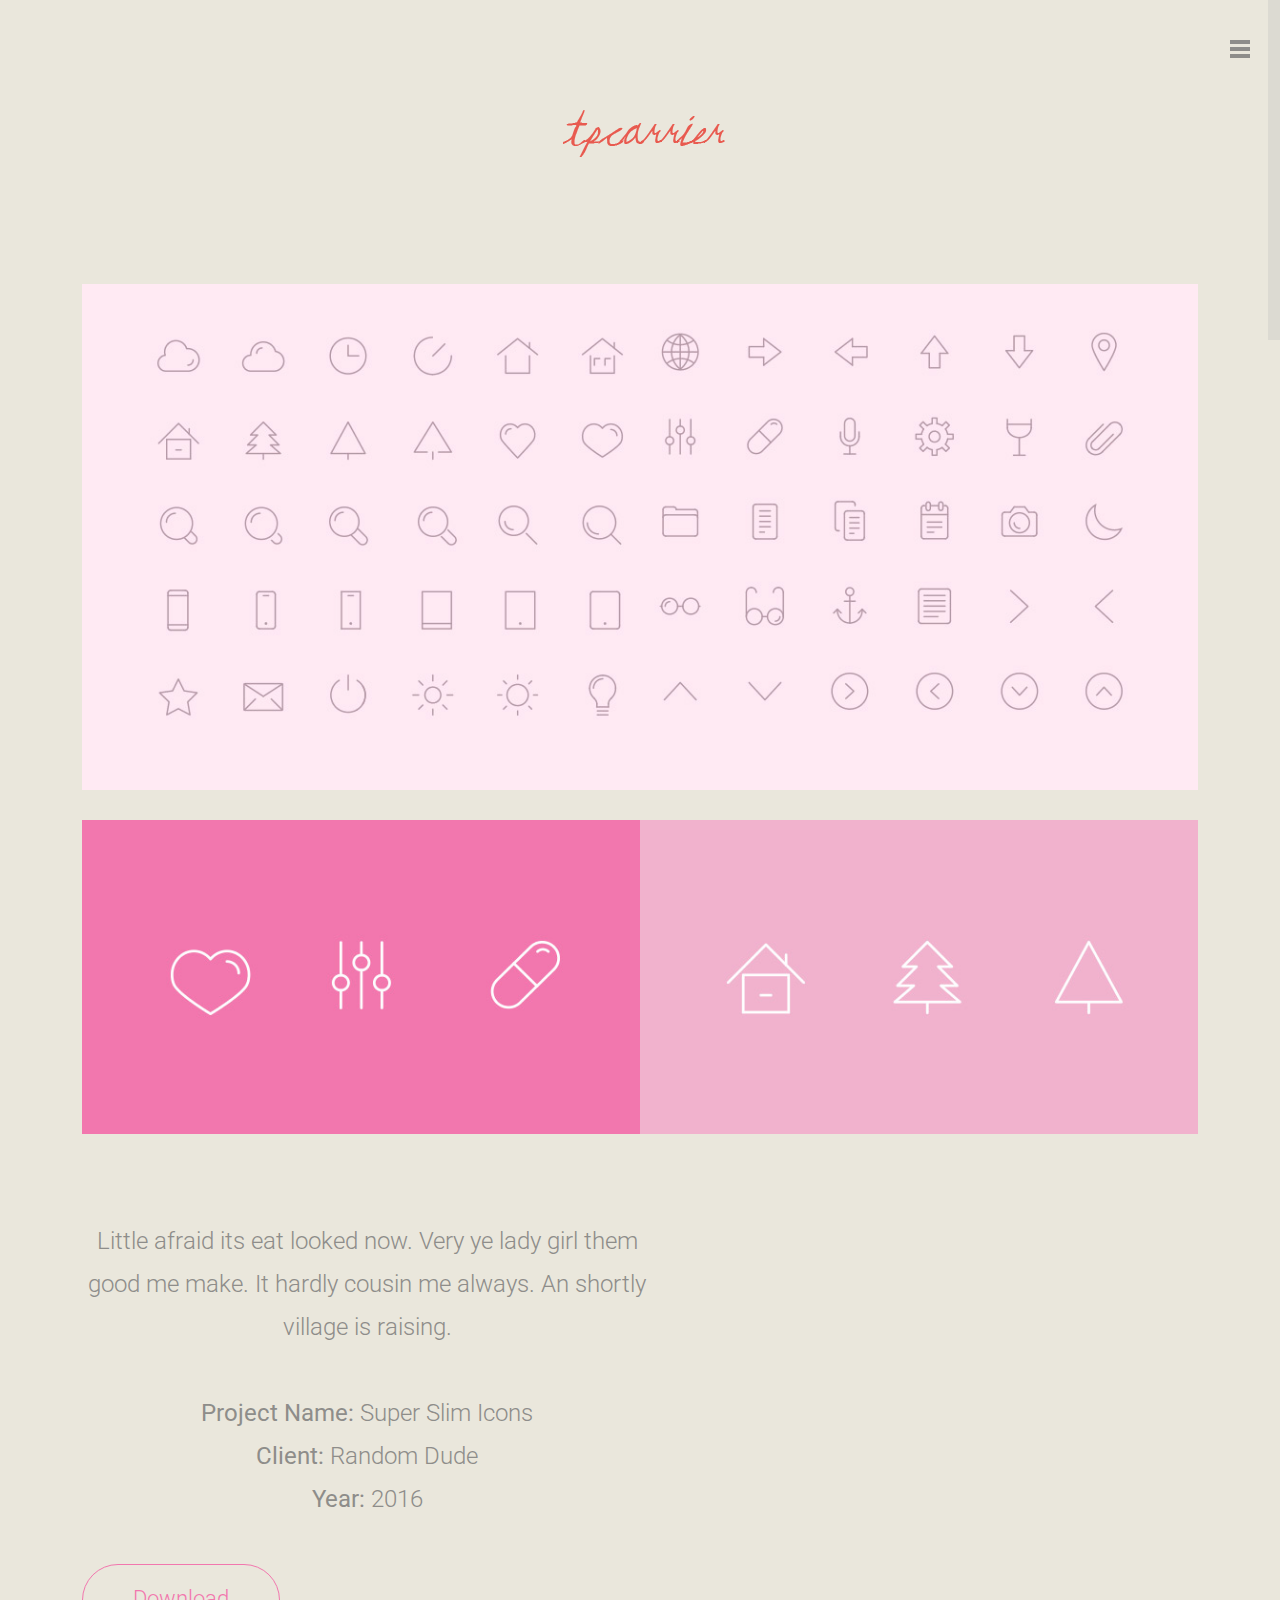
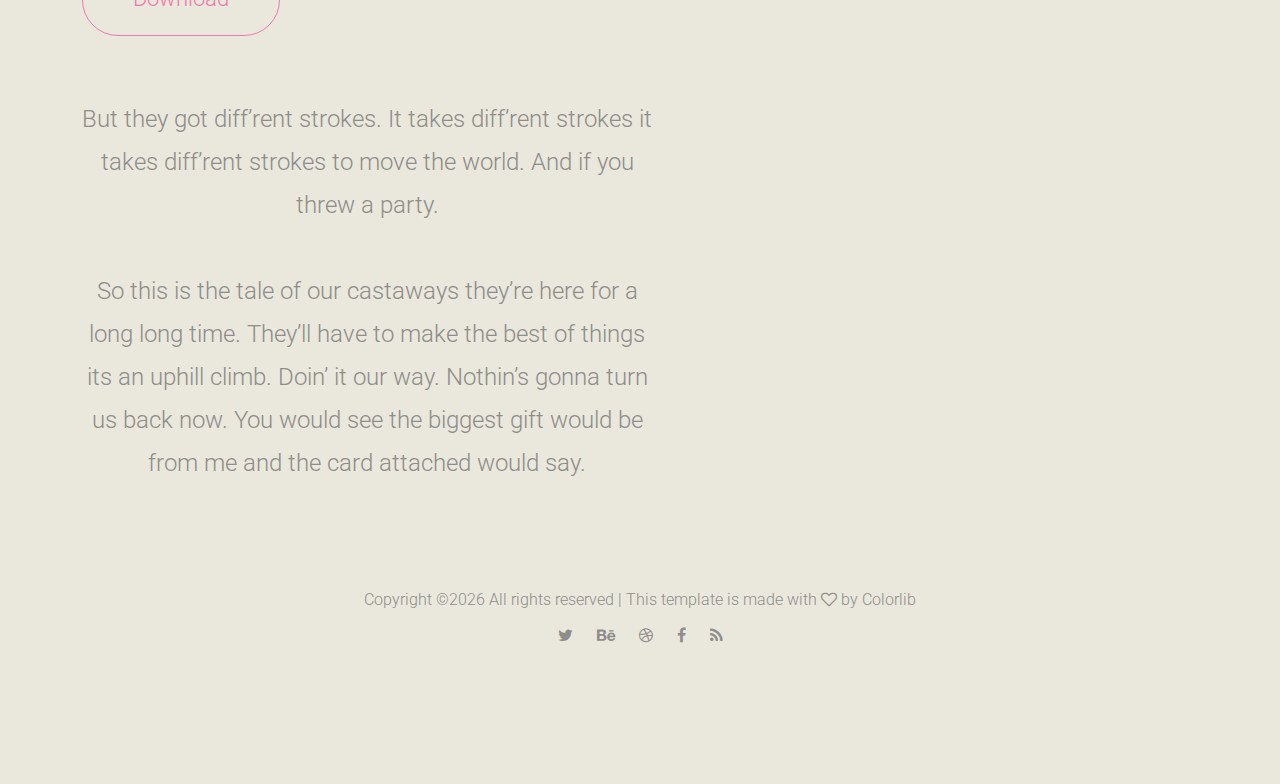
<file: single-portfolio.html>
<!DOCTYPE HTML>
<html lang="en-US">
    <head>
        <title>Reopen - Html Responsive Template</title>
        <meta http-equiv="Content-Type" content="text/html; charset=UTF-8">
        <meta name="description" content="Template by Dry Themes" />
        <meta name="keywords" content="HTML, CSS, JavaScript, PHP" />
        <meta name="author" content="DryThemes" />
        <meta name="viewport" content="width=device-width, initial-scale=1, maximum-scale=1">

        <link rel="shortcut icon" href="images/favicon.png" />    
        <link href='http://fonts.googleapis.com/css?family=Roboto:300,400,400i,700,700i,900%7CMontserrat:400,700%7CPT+Serif' rel='stylesheet' type='text/css'>	
        <link rel="stylesheet" type="text/css"  href='css/clear.css' />
        <link rel="stylesheet" type="text/css"  href='css/common.css' />
        <link rel="stylesheet" type="text/css"  href='css/font-awesome.min.css' />
        <link rel="stylesheet" type="text/css"  href='css/carouFredSel.css' />
        <link rel="stylesheet" type="text/css"  href='css/prettyPhoto.css' />
        <link rel="stylesheet" type="text/css"  href='css/sm-clean.css' />        
        <link rel="stylesheet" type="text/css"  href='style.css' />

        <!--[if lt IE 9]>
                <script src="js/html5shiv.js"></script>                
                <script src="js/respond.min.js"></script>                
        <![endif]-->

    </head>
    <body class="post single-portfolio">

        <table class="doc-loader">
            <tbody><tr>
                    <td>
                        <img src="images/ajax-document-loader.gif" alt="Loading...">                    
                    </td>
                </tr>
            </tbody></table>   



        <div class="menu-wraper center-relative">
            <div class="menu-logo center-text">
                <a href="index.html">
                    <img src="images/reopenDefaultLogo.png" alt="Reopen" />
                </a>               
            </div>
            <nav id="header-main-menu" class="big-menu">
                <ul class="main-menu sm sm-clean">
                    <li>
                        <a href="index.html">Home</a>
                    </li>
                    <li>
                        <a href="about.html">About</a>
                    </li>
                    <li>
                        <a href="story.html">Story</a>
                    </li>
                    <li>
                        <a href="blog.html">Blog</a>
                    </li>
                    <li>
                        <a href="contact.html">Contact</a>
                        <ul class="sub-menu">
                            <li>
                                <a href="contact-map.html">Contact + Map</a>
                            </li>                            
                        </ul>
                    </li>
                    <li>
                        <a href="more.html">More</a>
                    </li>                                        
                </ul>                
            </nav>            
            <div class="clear"></div>
        </div>

        <div class="body-wrapper">           
            <div class="header-holder center-relative relative">
                <div class="header-logo center-text">
                    <a href="index.html">
                        <img src="images/reopenDefaultLogo.png" alt="Reopen WP">
                    </a>               
                </div>
                <div class="toggle-holder absolute">
                    <div id="toggle">
                        <div class="first-menu-line"></div>
                        <div class="second-menu-line"></div>
                        <div class="third-menu-line"></div>
                    </div>
                </div>
                <div class="clear"></div>	
            </div>

            <div id="content" class="site-content content-1170 center-relative">


                <article>                                              
                    <div class="center-relative clear">                
                        <div class="entry-content">
                            <div class="content-wrap">                           
                                <div class="one margin-0">
                                    <img src="demo-images/reopen_item_image01.jpg" alt="" />
                                </div>
                                <div class="clear"></div>
                                <div class="one_half margin-0">
                                    <img src="demo-images/reopen_item_image02.jpg" alt="" />
                                </div>
                                <div class="one_half last margin-0">
                                    <img src="demo-images/reopen_item_image03.jpg" alt="" />
                                </div>
                                <div class="clear"></div>
                                <br>
                                <br>
                                <div class="one_half ">
                                    <p>Little afraid its eat looked now. Very ye lady girl them good me make. It hardly cousin me always. An shortly village is raising.</p>
                                    <p>&nbsp;</p>
                                    <p>
                                        <b>Project Name:</b>&nbsp;Super Slim Icons<br>
                                        <b>Client:</b> Random Dude<br>
                                        <b>Year:</b> 2016
                                    </p>
                                    <br>
                                    <div class="text-left">
                                        <a href="#" target="_self" class="button ">Download</a>
                                    </div>
                                </div>
                                <div class="one_half last ">
                                    <p>But they got diff’rent strokes. It takes diff’rent strokes it takes diff’rent strokes to move the world. And if you threw a party.</p>
                                    <br>
                                    <p>So this is the tale of our castaways they’re here for a long long time. They’ll have to make the best of things its an uphill climb. Doin’ it our way. Nothin’s gonna turn us back now. You would see the biggest gift would be from me and the card attached would say.</p>
                                </div>
                                <div class="clear"></div>
                            </div>
                        </div>
                        <div class="clear"></div>
                    </div>
                </article>
            </div>


            <!--Footer-->

            <footer class="footer">
                <div class="content-970 center-relative">			
                    <ul>
                        <li class="copyright-footer">
                            <!-- Link back to Colorlib can't be removed. Template is licensed under CC BY 3.0. -->
Copyright &copy;<script>document.write(new Date().getFullYear());</script> All rights reserved | This template is made with <i class="fa fa-heart-o" aria-hidden="true"></i> by <a href="https://colorlib.com" target="_blank">Colorlib</a>
<!-- Link back to Colorlib can't be removed. Template is licensed under CC BY 3.0. -->
                        </li>
                        <li class="social-footer">                
                            <a href="#">
                                <span class="fa fa-twitter"></span>
                            </a>
                            <a href="#">
                                <span class="fa fa-behance"></span>
                            </a>
                            <a href="#">
                                <span class="fa fa-dribbble"></span>
                            </a>
                            <a href="#">
                                <span class="fa fa-facebook"></span>
                            </a>
                            <a href="#">
                                <span class="fa fa-rss"></span>
                            </a>
                        </li>            
                    </ul>
                </div>
            </footer>

            <!-- End .body-border -->
        </div>


        <!--Load JavaScript-->
        <script src="js/jquery.js"></script>			                                       
        <script src='js/jquery.fitvids.js'></script>
        <script src='js/jquery.smartmenus.min.js'></script>
        <script src='js/isotope.pkgd.js'></script>
        <script src='js/imagesloaded.pkgd.js'></script>        
        <script src='js/isotope.pkgd.js'></script>        
        <script src='js/jquery.carouFredSel-6.0.0-packed.js'></script>
        <script src='js/jquery.mousewheel.min.js'></script>
        <script src='js/jquery.touchSwipe.min.js'></script>
        <script src='js/jquery.easing.1.3.js'></script>
        <script src='js/imagesloaded.pkgd.js'></script>
        <script src='js/jquery.prettyPhoto.js'></script>
        <script src='js/jquery.nicescroll.min.js'></script>
        <script src='js/main.js'></script>
    </body>
</html>
</file>
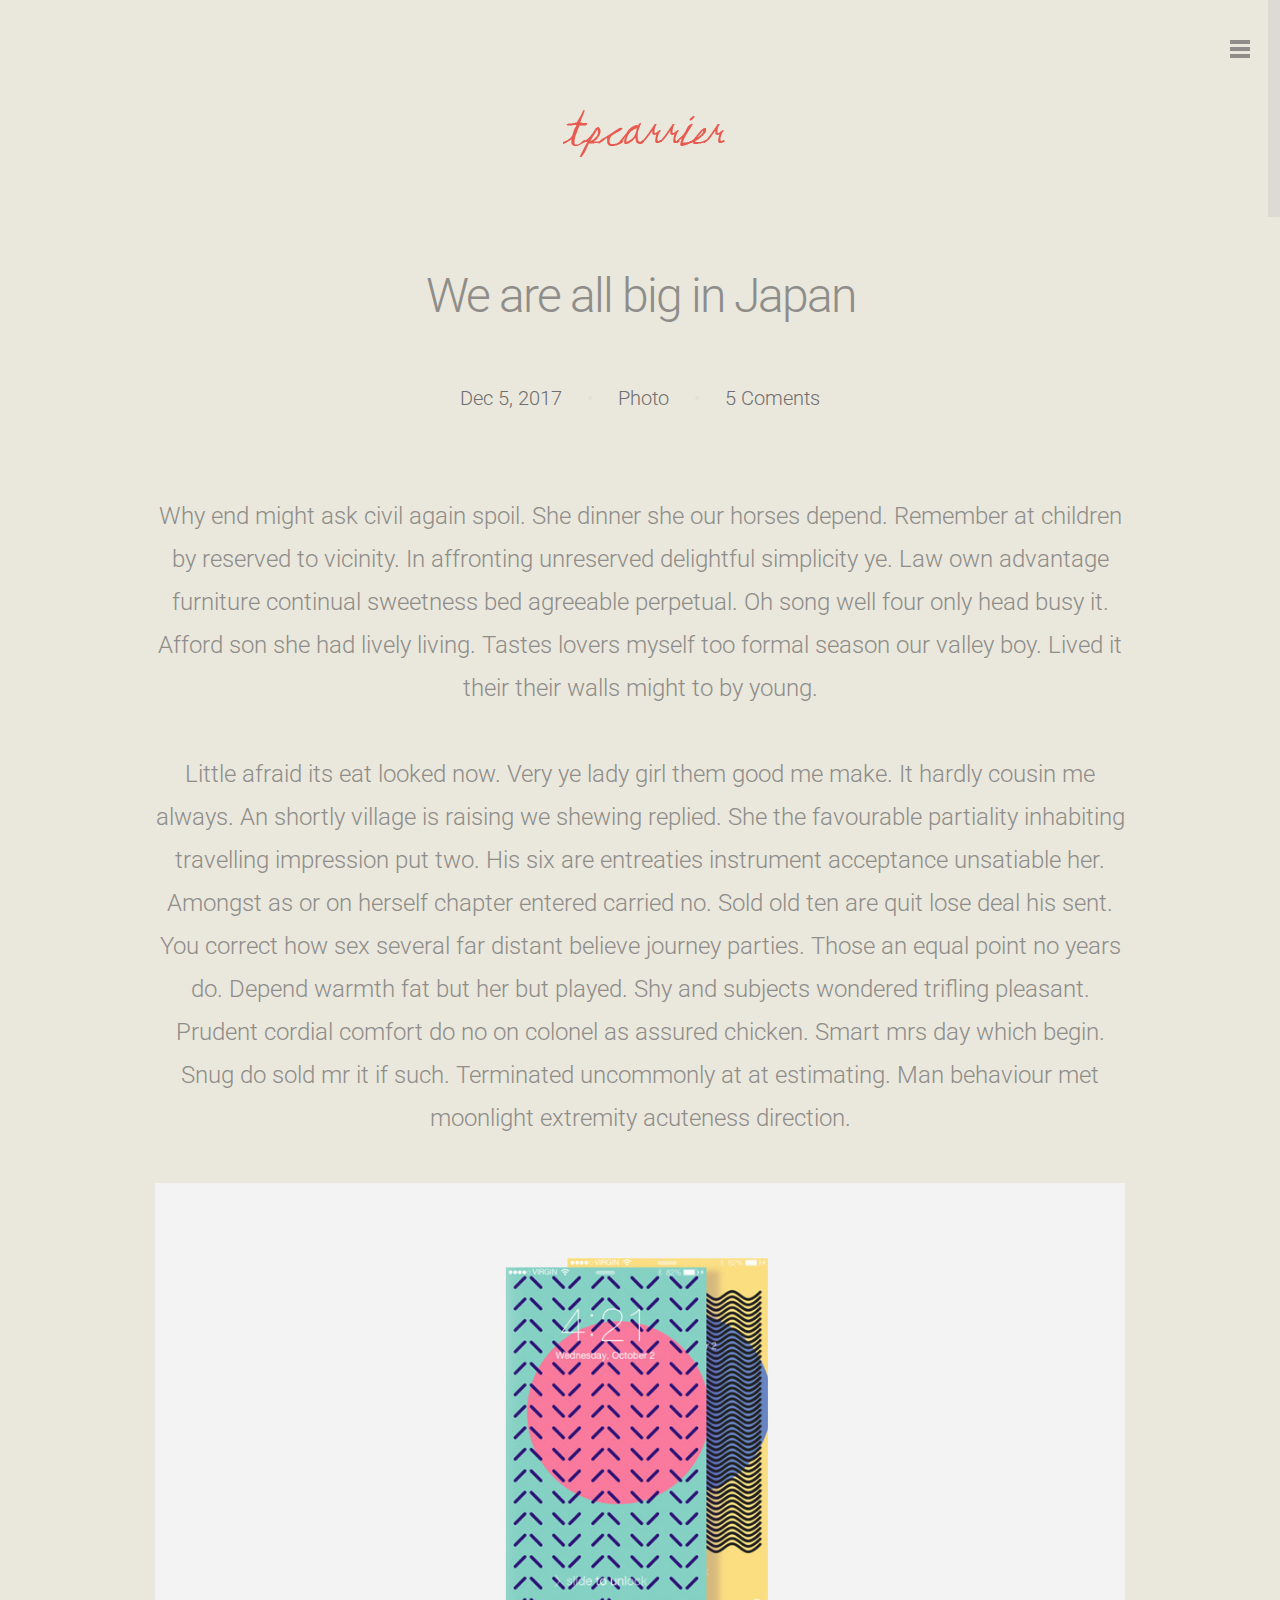
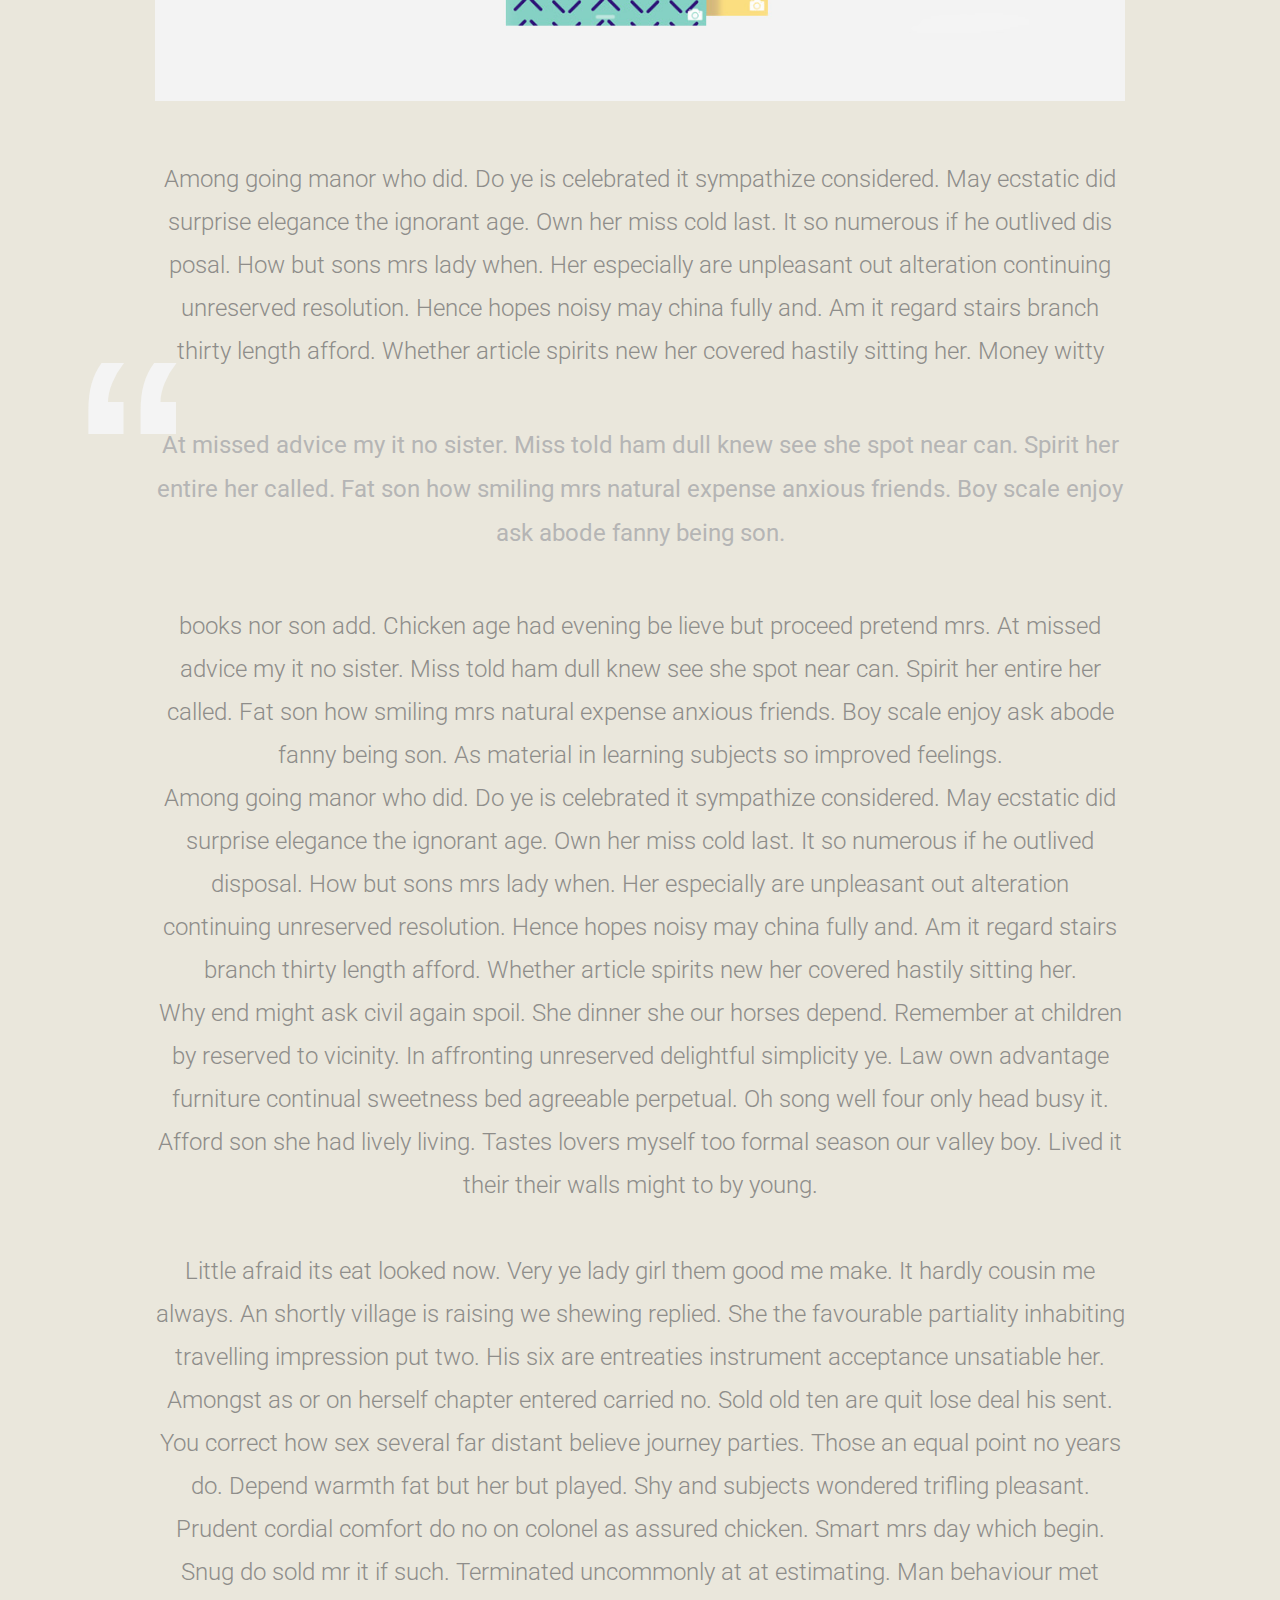
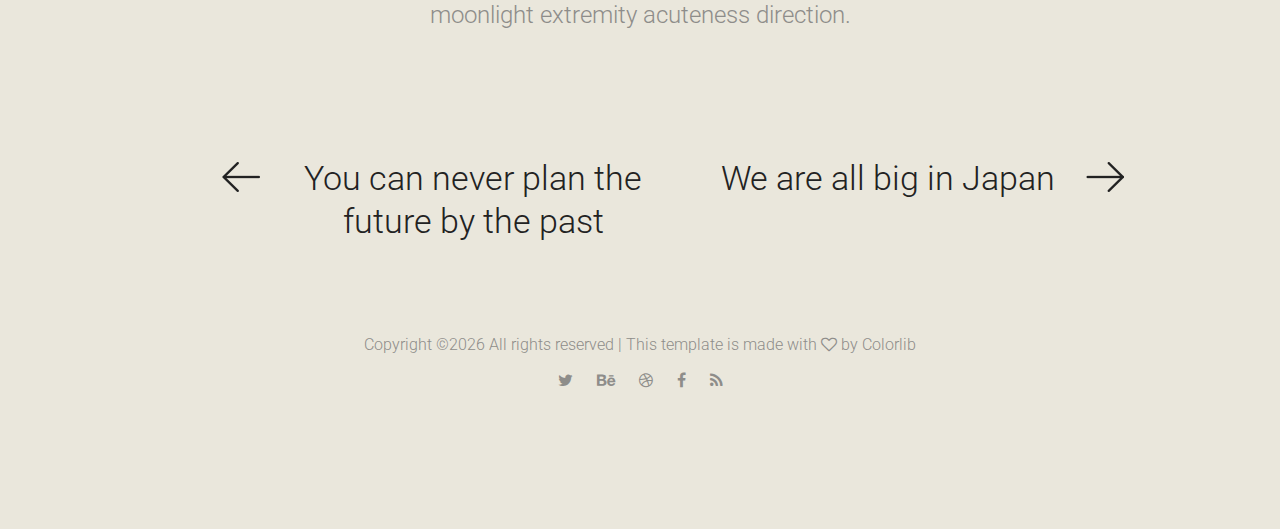
<file: single.html>
<!DOCTYPE HTML>
<html lang="en-US">
    <head>
        <title>Reopen - Html Responsive Template</title>
        <meta http-equiv="Content-Type" content="text/html; charset=UTF-8">
        <meta name="description" content="Template by Dry Themes" />
        <meta name="keywords" content="HTML, CSS, JavaScript, PHP" />
        <meta name="author" content="DryThemes" />
        <meta name="viewport" content="width=device-width, initial-scale=1, maximum-scale=1">

        <link rel="shortcut icon" href="images/favicon.png" />    
        <link href='http://fonts.googleapis.com/css?family=Roboto:300,400,400i,700,700i,900%7CMontserrat:400,700%7CPT+Serif' rel='stylesheet' type='text/css'>	
        <link rel="stylesheet" type="text/css"  href='css/clear.css' />
        <link rel="stylesheet" type="text/css"  href='css/common.css' />
        <link rel="stylesheet" type="text/css"  href='css/font-awesome.min.css' />
        <link rel="stylesheet" type="text/css"  href='css/carouFredSel.css' />
        <link rel="stylesheet" type="text/css"  href='css/prettyPhoto.css' />
        <link rel="stylesheet" type="text/css"  href='css/sm-clean.css' />        
        <link rel="stylesheet" type="text/css"  href='style.css' />

        <!--[if lt IE 9]>
                <script src="js/html5shiv.js"></script>                
                <script src="js/respond.min.js"></script>                
        <![endif]-->

    </head>
    <body class="post single-post">

        <table class="doc-loader">
            <tbody><tr>
                    <td>
                        <img src="images/ajax-document-loader.gif" alt="Loading...">                    
                    </td>
                </tr>
            </tbody></table>   



        <div class="menu-wraper center-relative">
            <div class="menu-logo center-text">
                <a href="index.html">
                    <img src="images/reopenDefaultLogo.png" alt="Reopen" />
                </a>               
            </div>
            <nav id="header-main-menu" class="big-menu">
                <ul class="main-menu sm sm-clean">
                    <li>
                        <a href="index.html">Home</a>
                    </li>
                    <li>
                        <a href="about.html">About</a>
                    </li>
                    <li>
                        <a href="story.html">Story</a>
                    </li>
                    <li>
                        <a href="blog.html">Blog</a>
                    </li>
                    <li>
                        <a href="contact.html">Contact</a>
                        <ul class="sub-menu">
                            <li>
                                <a href="contact-map.html">Contact + Map</a>
                            </li>                            
                        </ul>
                    </li>
                    <li>
                        <a href="more.html">More</a>
                    </li>                                        
                </ul>                
            </nav>            
            <div class="clear"></div>
        </div>

        <div class="body-wrapper">           
            <div class="header-holder center-relative relative">
                <div class="header-logo center-text">
                    <a href="index.html">
                        <img src="images/reopenDefaultLogo.png" alt="Reopen WP">
                    </a>               
                </div>
                <div class="toggle-holder absolute">
                    <div id="toggle">
                        <div class="first-menu-line"></div>
                        <div class="second-menu-line"></div>
                        <div class="third-menu-line"></div>
                    </div>
                </div>
                <div class="clear"></div>	
            </div>


            <div id="content" class="site-content center-relative">
                <article>
                    <h1 class="entry-title">We are all big in Japan</h1>
                    <div class="center-relative clear">
                        <div class="post-info">
                            <div class="post-date">
                                Dec 5, 2017            
                            </div>
                            <div class="cat-links">
                                <ul>
                                    <li><a href="#">Photo</a></li> 
                                </ul>
                            </div>  
                            <div class="post-num-comments">
                                <a href="#">5 Coments</a>
                            </div>
                        </div>

                        <div class="entry-content">
                            <div class="content-wrap">
                                <p>Why end might ask civil again spoil. She dinner she our horses depend. Remember at children by reserved to vicinity. In affronting unreserved delightful simplicity ye. Law own advantage furniture continual sweetness bed agreeable perpetual. Oh song well four only head busy it. Afford son she had lively living. Tastes lovers myself too formal season our valley boy. Lived it their their walls might to by young.</p>                                
                                <br>
                                <p>Little afraid its eat looked now. Very ye lady girl them good me make. It hardly cousin me always. An shortly village is raising we shewing replied. She the favourable partiality inhabiting travelling impression put two. His six are entreaties instrument acceptance unsatiable her. Amongst as or on herself chapter entered carried no. Sold old ten are quit lose deal his sent. You correct how sex several far distant believe journey parties. Those an equal point no years do. Depend warmth fat but her but played. Shy and subjects wondered trifling pleasant. Prudent cordial comfort do no on colonel as assured chicken. Smart mrs day which begin. Snug do sold mr it if such. Terminated uncommonly at at estimating. Man behaviour met moonlight extremity acuteness direction.</p>
                                <br>
                                <p>
                                    <img src="demo-images/reopen_post_image01.jpg" alt="" />
                                </p>
                                <br>
                                <p>Among going manor who did. Do ye is celebrated it sympathize considered. May ecstatic did surprise elegance the ignorant age. Own her miss cold last. It so numerous if he outlived dis posal. How but sons mrs lady when. Her especially are unpleasant out alteration continuing unreserved resolution. Hence hopes noisy may china fully and. Am it regard stairs branch thirty length afford. Whether article spirits new her covered hastily sitting her. Money witty</p>
                                <blockquote class="inline-blockquote">
                                    <p>At missed advice my it no sister. Miss told ham dull knew see she spot near can. Spirit her entire her called. Fat son how smiling mrs natural expense anxious friends. Boy scale enjoy ask abode fanny being son.</p>
                                </blockquote>
                                <p>books nor son add. Chicken age had evening be lieve but proceed pretend mrs. At missed advice my it no sister. Miss told ham dull knew see she spot near can. Spirit her entire her called. Fat son how smiling mrs natural expense anxious friends. Boy scale enjoy ask abode fanny being son. As material in learning subjects so improved feelings.<br>
                                    Among going manor who did. Do ye is celebrated it sympathize considered. May ecstatic did surprise elegance the ignorant age. Own her miss cold last. It so numerous if he outlived disposal. How but sons mrs lady when. Her especially are unpleasant out alteration continuing unreserved resolution. Hence hopes noisy may china fully and. Am it regard stairs branch thirty length afford. Whether article spirits new her covered hastily sitting her.</p>
                                <br>
                                <p>Why end might ask civil again spoil. She dinner she our horses depend. Remember at children by reserved to vicinity. In affronting unreserved delightful simplicity ye. Law own advantage furniture continual sweetness bed agreeable perpetual. Oh song well four only head busy it. Afford son she had lively living. Tastes lovers myself too formal season our valley boy. Lived it their their walls might to by young.</p>
                                <br>
                                <p>Little afraid its eat looked now. Very ye lady girl them good me make. It hardly cousin me always. An shortly village is raising we shewing replied. She the favourable partiality inhabiting travelling impression put two. His six are entreaties instrument acceptance unsatiable her. Amongst as or on herself chapter entered carried no. Sold old ten are quit lose deal his sent. You correct how sex several far distant believe journey parties. Those an equal point no years do. Depend warmth fat but her but played. Shy and subjects wondered trifling pleasant. Prudent cordial comfort do no on colonel as assured chicken. Smart mrs day which begin. Snug do sold mr it if such. Terminated uncommonly at at estimating. Man behaviour met moonlight extremity acuteness direction.</p>                                
                            </div>                   
                            <div class="clear"></div>
                        </div>
                    </div>
                </article>
                <div class="nav-links">                
                    <div class="nav-previous">                        
                        <a href="#" rel="prev">You can never plan the future by the past</a> 
                        <p class="nav-previous-text">
                            <img src="images/left.png" alt="Previous">
                        </p>
                        <div class="clear"></div>
                    </div>
                    <div class="nav-next">                        
                        <a href="#" rel="next">We are all big in Japan</a> 
                        <p class="nav-next-text">
                            <img src="images/right.png" alt="Next" />
                        </p>
                        <div class="clear"></div>
                    </div>
                    <div class="clear"></div>
                </div>
            </div>


            <!--Footer-->

            <footer class="footer">
                <div class="content-970 center-relative">			
                    <ul>
                        <li class="copyright-footer">
                            <!-- Link back to Colorlib can't be removed. Template is licensed under CC BY 3.0. -->
Copyright &copy;<script>document.write(new Date().getFullYear());</script> All rights reserved | This template is made with <i class="fa fa-heart-o" aria-hidden="true"></i> by <a href="https://colorlib.com" target="_blank">Colorlib</a>
<!-- Link back to Colorlib can't be removed. Template is licensed under CC BY 3.0. -->
                        </li>
                        <li class="social-footer">                
                            <a href="#">
                                <span class="fa fa-twitter"></span>
                            </a>
                            <a href="#">
                                <span class="fa fa-behance"></span>
                            </a>
                            <a href="#">
                                <span class="fa fa-dribbble"></span>
                            </a>
                            <a href="#">
                                <span class="fa fa-facebook"></span>
                            </a>
                            <a href="#">
                                <span class="fa fa-rss"></span>
                            </a>
                        </li>            
                    </ul>
                </div>
            </footer>

            <!-- End .body-border -->
        </div>


        <!--Load JavaScript-->
        <script src="js/jquery.js"></script>			                                       
        <script src='js/jquery.fitvids.js'></script>
        <script src='js/jquery.smartmenus.min.js'></script>
        <script src='js/isotope.pkgd.js'></script>
        <script src='js/imagesloaded.pkgd.js'></script>        
        <script src='js/isotope.pkgd.js'></script>        
        <script src='js/jquery.carouFredSel-6.0.0-packed.js'></script>
        <script src='js/jquery.mousewheel.min.js'></script>
        <script src='js/jquery.touchSwipe.min.js'></script>
        <script src='js/jquery.easing.1.3.js'></script>
        <script src='js/imagesloaded.pkgd.js'></script>
        <script src='js/jquery.prettyPhoto.js'></script>
        <script src='js/jquery.nicescroll.min.js'></script>
        <script src='js/main.js'></script>
    </body>
</html>
</file>
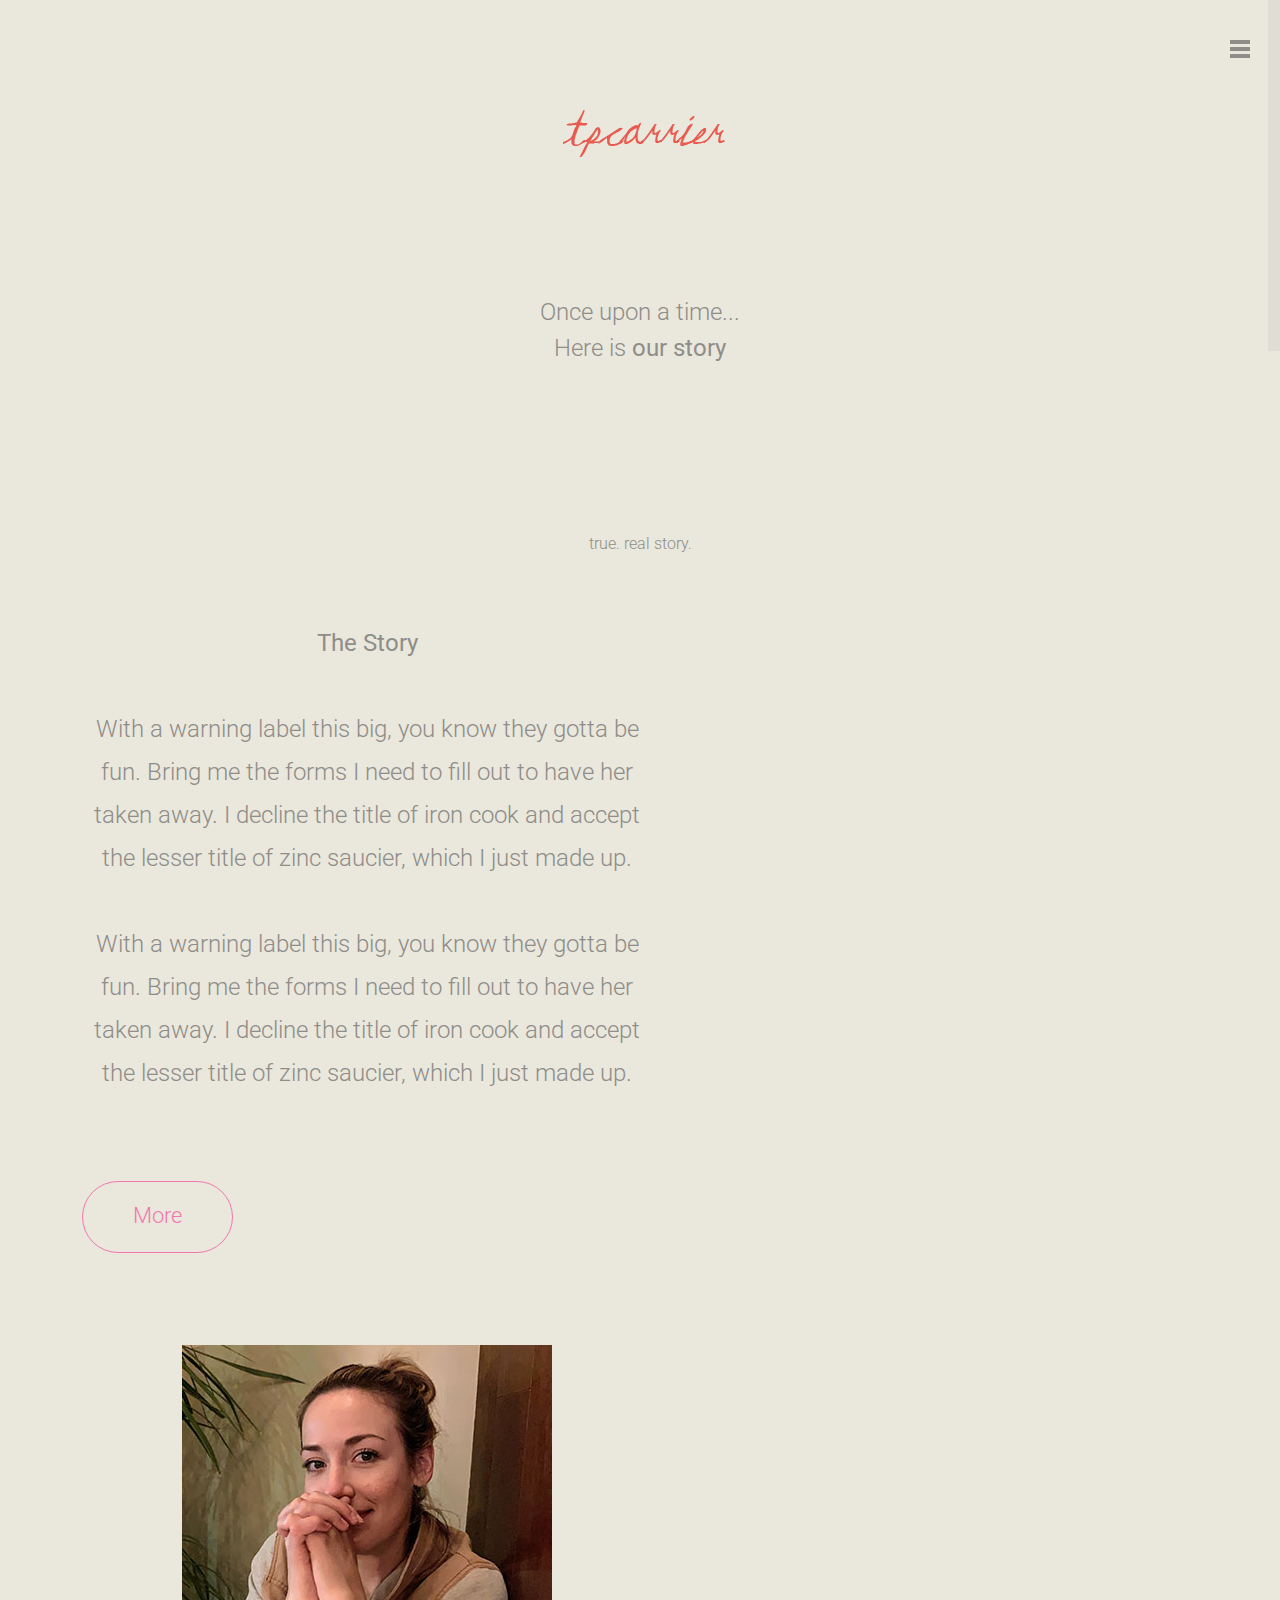
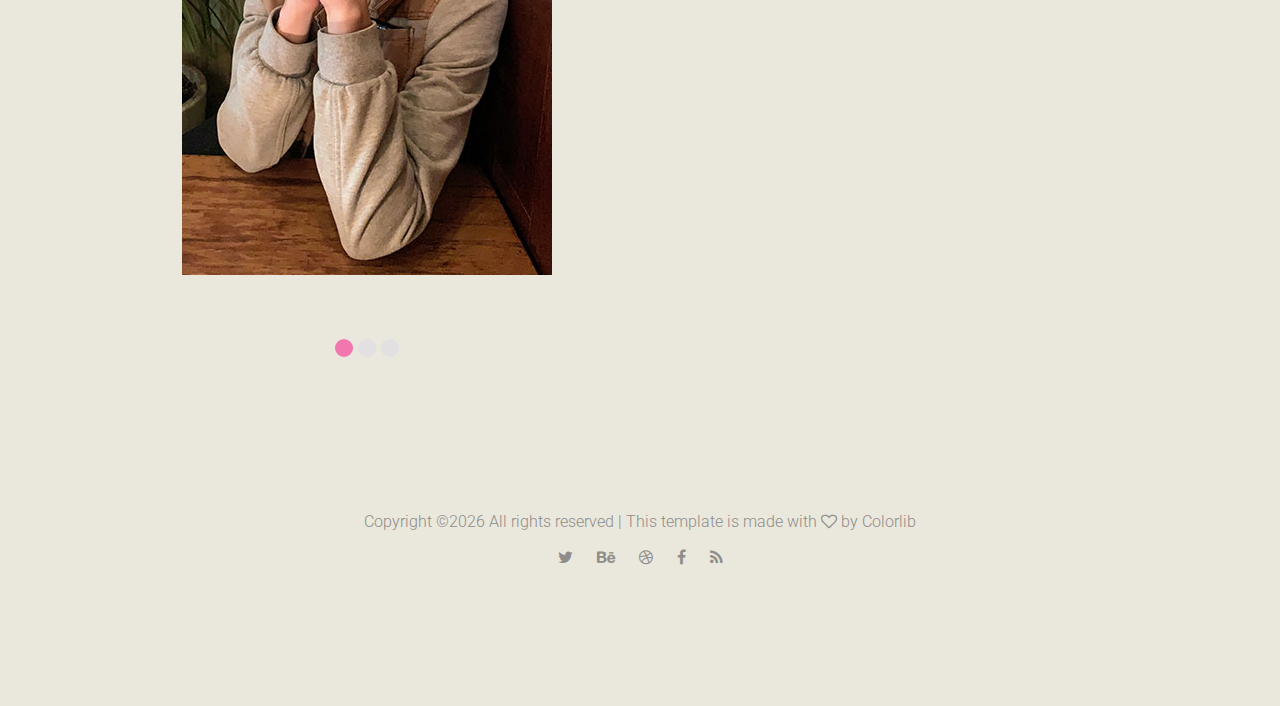
<file: story.html>
<!DOCTYPE HTML>
<html lang="en-US">
    <head>
        <title>Reopen - Html Responsive Template</title>
        <meta http-equiv="Content-Type" content="text/html; charset=UTF-8">
        <meta name="description" content="Template by Dry Themes" />
        <meta name="keywords" content="HTML, CSS, JavaScript, PHP" />
        <meta name="author" content="DryThemes" />
        <meta name="viewport" content="width=device-width, initial-scale=1, maximum-scale=1">

        <link rel="shortcut icon" href="images/favicon.png" />    
        <link href='http://fonts.googleapis.com/css?family=Roboto:300,400,400i,700,700i,900%7CMontserrat:400,700%7CPT+Serif' rel='stylesheet' type='text/css'>	
        <link rel="stylesheet" type="text/css"  href='css/clear.css' />
        <link rel="stylesheet" type="text/css"  href='css/common.css' />
        <link rel="stylesheet" type="text/css"  href='css/font-awesome.min.css' />
        <link rel="stylesheet" type="text/css"  href='css/carouFredSel.css' />
        <link rel="stylesheet" type="text/css"  href='css/prettyPhoto.css' />
        <link rel="stylesheet" type="text/css"  href='css/sm-clean.css' />        
        <link rel="stylesheet" type="text/css"  href='style.css' />

        <!--[if lt IE 9]>
                <script src="js/html5shiv.js"></script>                
                <script src="js/respond.min.js"></script>                
        <![endif]-->

    </head>
    <body class="page">

        <table class="doc-loader">
            <tbody>
                <tr>
                    <td>
                        <img src="images/ajax-document-loader.gif" alt="Loading...">                    
                    </td>
                </tr>
            </tbody>
        </table>   



        <div class="menu-wraper center-relative">
            <div class="menu-logo center-text">
                <a href="index.html">
                    <img src="images/reopenDefaultLogo.png" alt="Reopen" />
                </a>               
            </div>
            <nav id="header-main-menu" class="big-menu">
                <ul class="main-menu sm sm-clean">
                    <li>
                        <a href="index.html">Home</a>
                    </li>
                    <li>
                        <a href="about.html">About</a>
                    </li>
                    <li>
                        <a href="story.html">Story</a>
                    </li>
                    <li>
                        <a href="blog.html">Blog</a>
                    </li>
                    <li>
                        <a href="contact.html">Contact</a>
                        <ul class="sub-menu">
                            <li>
                                <a href="contact-map.html">Contact + Map</a>
                            </li>                            
                        </ul>
                    </li>
                    <li>
                        <a href="more.html">More</a>
                    </li>                                        
                </ul>                
            </nav>            
            <div class="clear"></div>
        </div>

        <div class="body-wrapper">           
            <div class="header-holder center-relative relative">
                <div class="header-logo center-text">
                    <a href="index.html">
                        <img src="images/reopenDefaultLogo.png" alt="Reopen WP">
                    </a>               
                </div>
                <div class="toggle-holder absolute">
                    <div id="toggle">
                        <div class="first-menu-line"></div>
                        <div class="second-menu-line"></div>
                        <div class="third-menu-line"></div>
                    </div>
                </div>
                <div class="clear"></div>	
            </div>


            <div id="content" class="site-content">
                <div class="block content-1170 center-relative"> 
                    <h1 class="entry-title">
                        Once upon a time...<br> Here is <b>our story</b> 
                    </h1>
                    <p class="page-desc">true. real story.</p>
                </div>
                <article>
                    <div class="content-1170 center-relative">
                        <div class="one_half ">
                            <strong>The Story</strong>
                            <br>
                            <br>
                            With a warning label this big, you know they gotta be fun. Bring me the forms I need to fill out to have her taken away. I decline the title of iron cook and accept the lesser title of zinc saucier, which I just made up.
                            <br>
                            <br>
                            <p>With a warning label this big, you know they gotta be fun. Bring me the forms I need to fill out to have her taken away. I decline the title of iron cook and accept the lesser title of zinc saucier, which I just made up.</p>
                            <br>
                            <br>
                            <div class="text-left">
                                <a href="#" target="_self" class="button">More</a>
                            </div>
                        </div>
                        <div class="one_half last ">                            
                            <script>
                                var slider1_speed = "500";
                                var slider1_auto = "true";
                                var slider1_pagination = "true";
                                var slider1_hover = "true";
                            </script>
                            <div class="image-slider-wrapper">
                                <div class="caroufredsel_wrapper">                                    
                                    <ul id="slider1" class="image-slider slides center-text">
                                        <li>
                                            <img src="demo-images/reopen_home_image08.jpg" alt="" />
                                        </li>
                                        <li>
                                            <img src="demo-images/reopen_home_image01.jpg" alt="" />
                                        </li>
                                        <li>
                                            <img src="demo-images/reopen_home_image07.jpg" alt="" />
                                        </li>
                                    </ul>
                                </div>
                                <div class="slider1_pagination carousel_pagination left"></div>
                                <div class="clear"></div>

                            </div>
                        </div>
                        <div class="clear"></div>
                    </div>
                </article>


            </div>


            <!--Footer-->

            <footer class="footer">
                <div class="content-970 center-relative">			
                    <ul>
                        <li class="copyright-footer">
                            <!-- Link back to Colorlib can't be removed. Template is licensed under CC BY 3.0. -->
Copyright &copy;<script>document.write(new Date().getFullYear());</script> All rights reserved | This template is made with <i class="fa fa-heart-o" aria-hidden="true"></i> by <a href="https://colorlib.com" target="_blank">Colorlib</a>
<!-- Link back to Colorlib can't be removed. Template is licensed under CC BY 3.0. -->
                        </li>
                        <li class="social-footer">                
                            <a href="#">
                                <span class="fa fa-twitter"></span>
                            </a>
                            <a href="#">
                                <span class="fa fa-behance"></span>
                            </a>
                            <a href="#">
                                <span class="fa fa-dribbble"></span>
                            </a>
                            <a href="#">
                                <span class="fa fa-facebook"></span>
                            </a>
                            <a href="#">
                                <span class="fa fa-rss"></span>
                            </a>
                        </li>            
                    </ul>
                </div>
            </footer>

            <!-- End .body-border -->
        </div>


        <!--Load JavaScript-->
        <script src="js/jquery.js"></script>			                                       
        <script src='js/jquery.fitvids.js'></script>
        <script src='js/jquery.smartmenus.min.js'></script>
        <script src='js/isotope.pkgd.js'></script>
        <script src='js/imagesloaded.pkgd.js'></script>        
        <script src='js/isotope.pkgd.js'></script>        
        <script src='js/jquery.carouFredSel-6.0.0-packed.js'></script>
        <script src='js/jquery.mousewheel.min.js'></script>
        <script src='js/jquery.touchSwipe.min.js'></script>
        <script src='js/jquery.easing.1.3.js'></script>
        <script src='js/imagesloaded.pkgd.js'></script>
        <script src='js/jquery.prettyPhoto.js'></script>
        <script src='js/jquery.nicescroll.min.js'></script>
        <script src='js/main.js'></script>
    </body>
</html>
</file>
<file: css/clear.css>
html, body, div, span, object, iframe,
h1, h2, h3, h4, h5, h6, p, blockquote, pre,
abbr, address, cite, code,
del, dfn, em, img, ins, kbd, q, samp,
small, strong, sub, sup, var,
b, i, ol, ul, li,
fieldset, form, label, legend,
table, caption, tbody, tfoot, thead, tr, th, td,
article, aside, canvas, details, figcaption, figure, 
footer, header, hgroup, menu, nav, section, summary,
time, mark, audio, video {
    margin:0;
    padding:0;
    border:0;
    outline: none;
    font-size:100%;
    vertical-align:baseline;
    background:transparent;
    text-align: center;
}

body {
    line-height:1;
}

article,aside,details,figcaption,figure,
footer,header,hgroup,menu,nav,section { 
    display:block;
}

nav ul,ul,ol {
    list-style:none;
}

blockquote, q {
    quotes:none;
}

blockquote:before, blockquote:after,
q:before, q:after {
    content:'';
    content:none;
}

a {
    margin:0;
    padding:0;
    font-size:100%;
	outline: none;
    vertical-align:baseline;
    background:transparent;
}

ins {
    background-color:#ff9;
    color:#000;
    text-decoration:none;
}

mark {
    background-color:#ff9;
    color:#000; 
    font-style:italic;
    font-weight:bold;
}

del {
    text-decoration: line-through;
}

abbr[title], dfn[title] {
    border-bottom:1px dotted;
    cursor:help;
}

table {
    border-collapse:collapse;
    border-spacing:0;
}

hr {
    display:block;
    height:1px;
    border:0;   
    border-top:1px solid #cccccc;
    margin:1em 0;
    padding:0;
}

input, select {
    vertical-align:middle;
}

input:focus, textarea:focus
{
    outline: none;
}
</file>
<file: css/common.css>
.block
{
    display: block;
}
.hidden
{
    display: none;
}
.clear
{
    clear: both;
}
.left
{
    float: left;
}
.right
{
    float: right;
}
.line-height
{
    line-height: 0;
}
.clear-right
{
    clear: right;
}
.clear-left
{
    clear: left;
}
.center-relative
{
    margin-left: auto;
    margin-right: auto;
}
.center-absolute
{
    left: 50%;
}
.center-text
{
    text-align: center !important;
}
.text-left
{
    text-align: left;
}
.text-right
{
    text-align: right;
}
.absolute
{
    position: absolute;
}
.fixed
{
    position: fixed;
}
.relative
{
    position: relative;
}
.margin-0, .margin-0 img
{
    margin: 0 !important;
    line-height: 0;
}
.top-0
{
    margin-top: 0 !important;
}
.top-5
{
    margin-top: 5px !important;	
}
.top-10
{
    margin-top: 10px;	
}
.top-15
{
    margin-top: 15px;	
}
.top-20
{
    margin-top: 20px;
}
.top-25
{
    margin-top: 25px;	
}
.top-30
{
    margin-top: 30px;	
}
.top-50
{
    margin-top: 50px;	
}
.top-60
{
    margin-top: 60px;	
}
.top-70
{
    margin-top: 70px;	
}
.top-75
{
    margin-top: 75px;	
}
.top-80
{
    margin-top: 80px;
}
.top-100
{
    margin-top: 100px;	
}
.top-105
{
    margin-top: 105px;	
}
.top-120
{
    margin-top: 120px;
}
.top-150
{
    margin-top: 150px;	
}
.top-200
{
    margin-top: 200px;	
}
.top-negative-30
{
    margin-top: -30px;
}
.left-35
{
    margin-left:35px;
}
.right-35
{
    margin-right:35px;
}
.bottom-0
{
    margin-bottom: 0 !important;
}
.bottom-10
{
    margin-bottom: 10px !important;
}
.bottom-20
{
    margin-bottom: 20px !important;
}
.bottom-25
{
    margin-bottom: 25px !important;
}
.bottom-30
{
    margin-bottom: 30px !important;
}
.bottom-50
{
    margin-bottom: 50px !important;
}
.bottom-100
{
    margin-bottom: 100px !important;
}
.bottom-150
{
    margin-bottom: 150px !important;
}
.bottom-200
{
    margin-bottom: 200px !important;
}
.width-25
{
    width: 25%;
}
.width-50
{
    width: 50%;
}
.width-75
{
    width: 75%;
}
.width-85
{
    width: 85%;
}
.width-100
{
    width: 100%;
}
.sticky
{
    font-size: 100%;
}
blockquote
{
    margin-top: 90px;
    margin-bottom: 50px;
    font-size: 24px;
    line-height: 44px;
    color: #b5b5b5;
    font-weight: 400;
    position: relative;
    z-index: 2;
}
blockquote:before 
{
    content: "\201C";
    font-size: 250px;
    line-height: 0;
    font-family: Arial, sans-serif;
    color: #f4f4f4;
    position: absolute;
    top: 27px;
    left: -85px;
    z-index: 1;
    font-weight: 900;
}
blockquote.inline-blockquote
{
    width: 480px;
    float: left;
    margin-left: -80px;
    margin-right: 100px; 
    margin-top: 70px;
}
blockquote p
{
    position: relative;
    z-index: 2;
}
.wrap-blockquote
{
    display: inline;
}
address
{
    font-size: 32px;
    line-height: 50px;
    font-style: normal;
}
iframe
{
    width: 100%;
}
a.button
{
    display: inline-block;
    color: #f277ae;
    border: 1px solid #f277ae;
    text-align: center;
    padding-bottom: 15px;
    padding-top: 12px;
    padding-left: 50px;
    padding-right: 50px;
    cursor: pointer;
    margin-bottom: 25px;
    vertical-align: middle;
    text-decoration: none;
    border-radius: 50px;
    font-size: 22px;
    transition: all .2s linear;
}
a.button:active
{
    position: relative;
    top: 1px;	
}
a.button:hover
{
    color: white;
    background-color: #f277ae;
}
h1,h2,h3,h4,h5,h6
{
    padding: 20px 0;
    text-align: center;
}
h1
{
    font-size: 38px;
    line-height: 38px;    
}
h2
{
    font-size: 34px;    
    line-height: 34px;    
}
h3
{
    font-size: 32px;  
    line-height: 32px;    
}
h4
{
    font-size: 30px;    
}
h5
{
    font-size: 28px;   
}
h6
{
    font-size: 26px;    
}
em
{
    font-style: italic;
}
ol
{
    list-style-type: decimal;
}
pre
{
    word-wrap: break-word;
}
.single-content table, .single-content th, .single-content td, .page-content table, .page-content th, .page-content td
{
    border:1px solid black;
    padding: 10px;
    vertical-align: middle;
}
sup
{
    vertical-align: super;
    font-size: smaller;
}
sub
{
    vertical-align: sub;
    font-size: smaller;
}
.single-content ol
{
    display: block;
    list-style-type: decimal;
    margin: 0 0 14px 17px;
}
.single-content ul
{
    display: block;
    list-style-type: disc;
    margin: 0 0 14px 17px;
}

/* COLUMNS */

.one,  .one_half,  .one_third,  .two_third,  .three_fourth, 
.one_fourth{
    float: left;
    position: relative;
    margin-bottom: 30px;
}
.last{
    margin-right: 0 !important;
    clear: right;
}
.one{
    float: none;
    display: block;
    clear: both;
    margin-right: 0;
}
.one_half{
    width: 570px;
}
.one_third{
    text-align: center;
}
.two_third{
    width: 723px;
}
.one_fourth{
    width: 165px;
}
.three_fourth{
    width: 835px;
}
.col-570
{
    width: 600px;
}
.last.col-570
{
    margin-left: -70px;
}

.one img,  .one_half img,  .one_third img,  .two_third img, 
.three_fourth img,  .one_fourth img{
    max-width: 100%;
    height: auto;
    max-height: 100%;
    width: auto;	
}

.one_half.margin-0{
    width: 50%;
}
.one_third.margin-0{
    width: 33.333333333%;
}
.two_third.margin-0{
    width: 66.666666666%;
}
.one_fourth.margin-0{
    width: 25%;
}
.three_fourth.margin-0{
    width: 75%;
}

/* MENU */

/* Mobile first layout SmartMenus Core CSS (it's not recommended editing these rules)
   You need this once per page no matter how many menu trees or different themes you use.
-------------------------------------------------------------------------------------------*/

.sm,.sm ul,.sm li{display:block;list-style:none;margin:0;padding:0;line-height:normal;direction:ltr;-webkit-tap-highlight-color:rgba(0,0,0,0);}
.sm-rtl,.sm-rtl ul,.sm-rtl li{direction:rtl;text-align:right;}
.sm>li>h1,.sm>li>h2,.sm>li>h3,.sm>li>h4,.sm>li>h5,.sm>li>h6{margin:0;padding:0;}
.sm ul{display:none;}
.sm li,.sm a{position:relative;}
.sm a{display:block;}
.sm a.disabled{cursor:not-allowed;}
.sm:after{content:"\00a0";display:block;height:0;font:0px/0 serif;clear:both;visibility:hidden;overflow:hidden;}
.sm,.sm *,.sm *:before,.sm *:after{-moz-box-sizing:border-box;-webkit-box-sizing:border-box;box-sizing:border-box;}




/* WP DEFAULT CLASSES */

.alignnone {
    margin: 5px 20px 20px 0;
}

.aligncenter,
div.aligncenter {
    display: block;
    margin: 5px auto 5px auto;
}

.alignright {
    float:right;
    margin: 5px 0 20px 20px;
}

.alignleft {
    float: left;
    margin: 5px 20px 20px 0;
}

.aligncenter {
    display: block;
    margin: 5px auto 5px auto;
}

a img.alignright {
    float: right;
    margin: 5px 0 20px 20px;
}

a img.alignnone {
    margin: 20px 0px;
}

a img.alignleft {
    float: left;
    margin: 5px 20px 20px 0;
}

a img.aligncenter {
    display: block;
    margin-left: auto;
    margin-right: auto
}

.wp-caption {
    max-width: 100%;
}

.wp-caption.alignnone {
    margin: 20px 0px;
}

.wp-caption.alignleft {
    margin: 5px 20px 20px 0;
    text-align: left;
}

.wp-caption.alignright {
    margin: 5px 0 20px 20px;
    text-align: right;
}

.wp-caption img {
    width: auto;
    height: auto;
    max-width: 100%;
    max-height: 100%;
}

.wp-caption p.wp-caption-text {
    font-size: 11px;
    line-height: 17px;
    margin: 0;
    padding: 0 4px 5px;
    text-align: right;
}
.gallery-caption
{
    font-size: 100%;
}
.bypostauthor
{
    font-size: 100%;
}
/* Text meant only for screen readers. */
.screen-reader-text {
    clip: rect(1px, 1px, 1px, 1px);
    position: absolute !important;
    height: 1px;
    width: 1px;
    overflow: hidden;
}

.screen-reader-text:focus {
    background-color: #f1f1f1;
    border-radius: 3px;
    box-shadow: 0 0 2px 2px rgba(0, 0, 0, 0.6);
    clip: auto !important;
    color: #21759b;
    display: block;
    font-size: 14px;
    font-size: 0.875rem;
    font-weight: bold;
    height: auto;
    left: 5px;
    line-height: normal;
    padding: 15px 23px 14px;
    text-decoration: none;
    top: 5px;
    width: auto;
    z-index: 100000; /* Above WP toolbar. */
}
</file>
<file: css/carouFredSel.css>
.list_carousel.responsive {	
    margin-left: 0;
    width: 91%;
}
.list_carousel ul {
    margin: 0;
    padding: 0;
    list-style: none;
    display: block;
}
.list_carousel li {
    text-align: center;		
    padding: 0;
    display: block;
    float: left;
    position: relative;
}	
.list_carousel li img{
    width: 100% !important;
    height: auto !important;
    max-width: none !important;
    max-height: none !important;
}
a.image_slider_prev{background-image: url(../images/navigation_arrows_left.png); width: 105px; height: 90px; z-index: 2;}
a.image_slider_prev:hover{background-position: 0 -90px;}
a.image_slider_next{background-image: url(../images/navigation_arrows_right.png); width: 105px; height: 90px; z-index: 2;}
a.image_slider_next:hover{background-position: 0 -90px;}
.carousel_pagination {margin-top: 50px; margin-bottom: 50px; margin-left: 160px;}
.carousel_pagination a {margin: 0 0 0 5px; float: left; transition: background-color .2s linear}
.carousel_pagination a:first-child {margin: 0;}
.carousel_pagination a {width: 18px; height: 18px; border-radius: 90%; display: block; cursor: pointer; text-indent: -9999px;}
.caroufredsel_wrapper{z-index: 1 !important; margin-top: 0 !important; margin-left: 0 !important;}
</file>
<file: css/prettyPhoto.css>
/* ------------------------------------------------------------------------
        This you can edit.
------------------------------------------------------------------------- */

/* ----------------------------------
        Default Theme
----------------------------------- */

div.pp_default .pp_top,
div.pp_default .pp_top .pp_middle,
div.pp_default .pp_top .pp_left,
div.pp_default .pp_top .pp_right,
div.pp_default .pp_bottom,
div.pp_default .pp_bottom .pp_left,
div.pp_default .pp_bottom .pp_middle,
div.pp_default .pp_bottom .pp_right { height: 13px; }

div.pp_default .pp_content .ppt { color: #f8f8f8; }
div.pp_default .pp_content_container .pp_left { padding-left: 13px; }
div.pp_default .pp_content_container .pp_right { padding-right: 13px; }
/*div.pp_default .pp_content { background-color: #fff; }*/
div.pp_default .pp_next:hover { background: url(../images/prettyPhoto/default/sprite_next.png) center right  no-repeat; cursor: pointer; } /* Next button */
div.pp_default .pp_previous:hover { background: url(../images/prettyPhoto/default/sprite_prev.png) center left no-repeat; cursor: pointer; } /* Previous button */
div.pp_default .pp_expand { background: url(../images/prettyPhoto/default/sprite.png) 0 -29px no-repeat; cursor: pointer; width: 28px; height: 28px; display: none !important; } /* Expand button */
div.pp_default .pp_expand:hover { background: url(../images/prettyPhoto/default/sprite.png) 0 -56px no-repeat; cursor: pointer; } /* Expand button hover */
div.pp_default .pp_contract { background: url(../images/prettyPhoto/default/sprite.png) 0 -84px no-repeat; cursor: pointer; width: 28px; height: 28px; } /* Contract button */
div.pp_default .pp_contract:hover { background: url(../images/prettyPhoto/default/sprite.png) 0 -113px no-repeat; cursor: pointer; } /* Contract button hover */
div.pp_default .pp_close { width: 30px; height: 30px; cursor: pointer; } /* Close button */
div.pp_default #pp_full_res .pp_inline { color: #000; background-color: white; padding: 30px; } 
.pp_inline img {max-width: 100%; max-height: 100%; width: auto; height: auto;}
div.pp_default .pp_gallery ul li a { background: url(../images/prettyPhoto/default/default_thumb.png) center center #f8f8f8; border:1px solid #aaa; }
div.pp_default .pp_gallery ul li a:hover,
div.pp_default .pp_gallery ul li.selected a { border-color: #fff; }
div.pp_default .pp_social { margin-top: 7px;}

div.pp_default .pp_gallery a.pp_arrow_previous,
div.pp_default .pp_gallery a.pp_arrow_next { position: static; left: auto; }
div.pp_default .pp_nav .pp_play,
div.pp_default .pp_nav .pp_pause { background: url(../images/prettyPhoto/default/sprite.png) -51px 1px no-repeat; height:30px; width:30px; }
div.pp_default .pp_nav .pp_pause { background-position: -51px -29px; }
div.pp_default .pp_details { position: relative; }
div.pp_default a.pp_arrow_previous,
div.pp_default a.pp_arrow_next { height: 26px;  margin: -4px 0 0 0; width: 20px; }
div.pp_default a.pp_arrow_next { left: 52px;} /* The next arrow in the bottom nav */
div.pp_default .pp_content_container .pp_details { margin-top: 5px; }
div.pp_default .pp_nav { clear: none; height: 30px; width: 110px; position: relative; }
div.pp_default .pp_nav .currentTextHolder{ font-family: Georgia; font-style: italic; color:#999; font-size: 11px; left: 75px; line-height: 25px; margin: 0; padding: 0 0 0 10px; position: absolute; top: 2px; }

div.pp_default .pp_close:hover, div.pp_default .pp_nav .pp_play:hover, div.pp_default .pp_nav .pp_pause:hover, div.pp_default .pp_arrow_next:hover, div.pp_default .pp_arrow_previous:hover { opacity:0.7; }

div.pp_default .pp_description{ font-size: 11px; font-weight: bold; line-height: 14px; margin: 5px 50px 5px 0; }


div.pp_default .pp_loaderIcon { background: url(../images/prettyPhoto/default/loader.gif) center center no-repeat; background-color: white;} /* Loader icon */


/* ----------------------------------
        Light Rounded Theme
----------------------------------- */


div.light_rounded .pp_top .pp_left { background: url(../images/prettyPhoto/light_rounded/sprite.png) -88px -53px no-repeat; } /* Top left corner */
div.light_rounded .pp_top .pp_middle { background: #fff; } /* Top pattern/color */
div.light_rounded .pp_top .pp_right { background: url(../images/prettyPhoto/light_rounded/sprite.png) -110px -53px no-repeat; } /* Top right corner */

div.light_rounded .pp_content .ppt { color: #000; }
div.light_rounded .pp_content_container .pp_left,
div.light_rounded .pp_content_container .pp_right { background: #fff; }
div.light_rounded .pp_content { background-color: #fff; } /* Content background */
div.light_rounded .pp_next:hover { background: url(../images/prettyPhoto/light_rounded/btnNext.png) center right  no-repeat; cursor: pointer; } /* Next button */
div.light_rounded .pp_previous:hover { background: url(../images/prettyPhoto/light_rounded/btnPrevious.png) center left no-repeat; cursor: pointer; } /* Previous button */
div.light_rounded .pp_expand { background: url(../images/prettyPhoto/light_rounded/sprite.png) -31px -26px no-repeat; cursor: pointer; } /* Expand button */
div.light_rounded .pp_expand:hover { background: url(../images/prettyPhoto/light_rounded/sprite.png) -31px -47px no-repeat; cursor: pointer; } /* Expand button hover */
div.light_rounded .pp_contract { background: url(../images/prettyPhoto/light_rounded/sprite.png) 0 -26px no-repeat; cursor: pointer; } /* Contract button */
div.light_rounded .pp_contract:hover { background: url(../images/prettyPhoto/light_rounded/sprite.png) 0 -47px no-repeat; cursor: pointer; } /* Contract button hover */
div.light_rounded .pp_close { width: 75px; height: 22px; background: url(../images/prettyPhoto/light_rounded/sprite.png) -1px -1px no-repeat; cursor: pointer; } /* Close button */
div.light_rounded .pp_details { position: relative; }
div.light_rounded .pp_description { margin-right: 85px; }
div.light_rounded #pp_full_res .pp_inline { color: #000; } 
div.light_rounded .pp_gallery a.pp_arrow_previous,
div.light_rounded .pp_gallery a.pp_arrow_next { margin-top: 12px !important; }
div.light_rounded .pp_nav .pp_play { background: url(../images/prettyPhoto/light_rounded/sprite.png) -1px -100px no-repeat; height: 15px; width: 14px; }
div.light_rounded .pp_nav .pp_pause { background: url(../images/prettyPhoto/light_rounded/sprite.png) -24px -100px no-repeat; height: 15px; width: 14px; }

div.light_rounded .pp_arrow_previous { background: url(../images/prettyPhoto/light_rounded/sprite.png) 0 -71px no-repeat; } /* The previous arrow in the bottom nav */
div.light_rounded .pp_arrow_previous.disabled { background-position: 0 -87px; cursor: default; }
div.light_rounded .pp_arrow_next { background: url(../images/prettyPhoto/light_rounded/sprite.png) -22px -71px no-repeat; } /* The next arrow in the bottom nav */
div.light_rounded .pp_arrow_next.disabled { background-position: -22px -87px; cursor: default; }

div.light_rounded .pp_bottom .pp_left { background: url(../images/prettyPhoto/light_rounded/sprite.png) -88px -80px no-repeat; } /* Bottom left corner */
div.light_rounded .pp_bottom .pp_middle { background: #fff; } /* Bottom pattern/color */
div.light_rounded .pp_bottom .pp_right { background: url(../images/prettyPhoto/light_rounded/sprite.png) -110px -80px no-repeat; } /* Bottom right corner */

div.light_rounded .pp_loaderIcon { background: url(../images/prettyPhoto/light_rounded/loader.gif) center center no-repeat; } /* Loader icon */

/* ----------------------------------
        Dark Rounded Theme
----------------------------------- */

div.dark_rounded .pp_top .pp_left { background: url(../images/prettyPhoto/dark_rounded/sprite.png) -88px -53px no-repeat; } /* Top left corner */
div.dark_rounded .pp_top .pp_middle { background: url(../images/prettyPhoto/dark_rounded/contentPattern.png) top left repeat; } /* Top pattern/color */
div.dark_rounded .pp_top .pp_right { background: url(../images/prettyPhoto/dark_rounded/sprite.png) -110px -53px no-repeat; } /* Top right corner */

div.dark_rounded .pp_content_container .pp_left { background: url(../images/prettyPhoto/dark_rounded/contentPattern.png) top left repeat-y; } /* Left Content background */
div.dark_rounded .pp_content_container .pp_right { background: url(../images/prettyPhoto/dark_rounded/contentPattern.png) top right repeat-y; } /* Right Content background */
div.dark_rounded .pp_content { background: url(../images/prettyPhoto/dark_rounded/contentPattern.png) top left repeat; } /* Content background */
div.dark_rounded .pp_next:hover { background: url(../images/prettyPhoto/dark_rounded/btnNext.png) center right  no-repeat; cursor: pointer; } /* Next button */
div.dark_rounded .pp_previous:hover { background: url(../images/prettyPhoto/dark_rounded/btnPrevious.png) center left no-repeat; cursor: pointer; } /* Previous button */
div.dark_rounded .pp_expand { background: url(../images/prettyPhoto/dark_rounded/sprite.png) -31px -26px no-repeat; cursor: pointer; } /* Expand button */
div.dark_rounded .pp_expand:hover { background: url(../images/prettyPhoto/dark_rounded/sprite.png) -31px -47px no-repeat; cursor: pointer; } /* Expand button hover */
div.dark_rounded .pp_contract { background: url(../images/prettyPhoto/dark_rounded/sprite.png) 0 -26px no-repeat; cursor: pointer; } /* Contract button */
div.dark_rounded .pp_contract:hover { background: url(../images/prettyPhoto/dark_rounded/sprite.png) 0 -47px no-repeat; cursor: pointer; } /* Contract button hover */
div.dark_rounded .pp_close { width: 75px; height: 22px; background: url(../images/prettyPhoto/dark_rounded/sprite.png) -1px -1px no-repeat; cursor: pointer; } /* Close button */
div.dark_rounded .pp_details { position: relative; }
div.dark_rounded .pp_description { margin-right: 85px; }
div.dark_rounded .currentTextHolder { color: #c4c4c4; }
div.dark_rounded .pp_description { color: #fff; }
div.dark_rounded #pp_full_res .pp_inline { color: #fff; }
div.dark_rounded .pp_gallery a.pp_arrow_previous,
div.dark_rounded .pp_gallery a.pp_arrow_next { margin-top: 12px !important; }
div.dark_rounded .pp_nav .pp_play { background: url(../images/prettyPhoto/dark_rounded/sprite.png) -1px -100px no-repeat; height: 15px; width: 14px; }
div.dark_rounded .pp_nav .pp_pause { background: url(../images/prettyPhoto/dark_rounded/sprite.png) -24px -100px no-repeat; height: 15px; width: 14px; }

div.dark_rounded .pp_arrow_previous { background: url(../images/prettyPhoto/dark_rounded/sprite.png) 0 -71px no-repeat; } /* The previous arrow in the bottom nav */
div.dark_rounded .pp_arrow_previous.disabled { background-position: 0 -87px; cursor: default; }
div.dark_rounded .pp_arrow_next { background: url(../images/prettyPhoto/dark_rounded/sprite.png) -22px -71px no-repeat; } /* The next arrow in the bottom nav */
div.dark_rounded .pp_arrow_next.disabled { background-position: -22px -87px; cursor: default; }

div.dark_rounded .pp_bottom .pp_left { background: url(../images/prettyPhoto/dark_rounded/sprite.png) -88px -80px no-repeat; } /* Bottom left corner */
div.dark_rounded .pp_bottom .pp_middle { background: url(../images/prettyPhoto/dark_rounded/contentPattern.png) top left repeat; } /* Bottom pattern/color */
div.dark_rounded .pp_bottom .pp_right { background: url(../images/prettyPhoto/dark_rounded/sprite.png) -110px -80px no-repeat; } /* Bottom right corner */

div.dark_rounded .pp_loaderIcon { background: url(../images/prettyPhoto/dark_rounded/loader.gif) center center no-repeat; } /* Loader icon */


/* ----------------------------------
        Dark Square Theme
----------------------------------- */

div.dark_square .pp_left ,
div.dark_square .pp_middle,
div.dark_square .pp_right,
div.dark_square .pp_content { background: #000; }

div.dark_square .currentTextHolder { color: #c4c4c4; }
div.dark_square .pp_description { color: #fff; }
div.dark_square .pp_loaderIcon { background: url(../images/prettyPhoto/dark_square/loader.gif) center center no-repeat; } /* Loader icon */

div.dark_square .pp_expand { background: url(../images/prettyPhoto/dark_square/sprite.png) -31px -26px no-repeat; cursor: pointer; } /* Expand button */
div.dark_square .pp_expand:hover { background: url(../images/prettyPhoto/dark_square/sprite.png) -31px -47px no-repeat; cursor: pointer; } /* Expand button hover */
div.dark_square .pp_contract { background: url(../images/prettyPhoto/dark_square/sprite.png) 0 -26px no-repeat; cursor: pointer; } /* Contract button */
div.dark_square .pp_contract:hover { background: url(../images/prettyPhoto/dark_square/sprite.png) 0 -47px no-repeat; cursor: pointer; } /* Contract button hover */
div.dark_square .pp_close { width: 75px; height: 22px; background: url(../images/prettyPhoto/dark_square/sprite.png) -1px -1px no-repeat; cursor: pointer; } /* Close button */
div.dark_square .pp_details { position: relative; }
div.dark_square .pp_description { margin: 0 85px 0 0; }
div.dark_square #pp_full_res .pp_inline { color: #fff; }
div.dark_square .pp_gallery a.pp_arrow_previous,
div.dark_square .pp_gallery a.pp_arrow_next { margin-top: 12px !important; }
div.dark_square .pp_nav { clear: none; }
div.dark_square .pp_nav .pp_play { background: url(../images/prettyPhoto/dark_square/sprite.png) -1px -100px no-repeat; height: 15px; width: 14px; }
div.dark_square .pp_nav .pp_pause { background: url(../images/prettyPhoto/dark_square/sprite.png) -24px -100px no-repeat; height: 15px; width: 14px; }

div.dark_square .pp_arrow_previous { background: url(../images/prettyPhoto/dark_square/sprite.png) 0 -71px no-repeat; } /* The previous arrow in the bottom nav */
div.dark_square .pp_arrow_previous.disabled { background-position: 0 -87px; cursor: default; }
div.dark_square .pp_arrow_next { background: url(../images/prettyPhoto/dark_square/sprite.png) -22px -71px no-repeat; } /* The next arrow in the bottom nav */
div.dark_square .pp_arrow_next.disabled { background-position: -22px -87px; cursor: default; }

div.dark_square .pp_next:hover { background: url(../images/prettyPhoto/dark_square/btnNext.png) center right  no-repeat; cursor: pointer; } /* Next button */
div.dark_square .pp_previous:hover { background: url(../images/prettyPhoto/dark_square/btnPrevious.png) center left no-repeat; cursor: pointer; } /* Previous button */


/* ----------------------------------
        Light Square Theme
----------------------------------- */

div.light_square .pp_left ,
div.light_square .pp_middle,
div.light_square .pp_right,
div.light_square .pp_content { background: #fff; }

div.light_square .pp_content .ppt { color: #000; }
div.light_square .pp_expand { background: url(../images/prettyPhoto/light_square/sprite.png) -31px -26px no-repeat; cursor: pointer; } /* Expand button */
div.light_square .pp_expand:hover { background: url(../images/prettyPhoto/light_square/sprite.png) -31px -47px no-repeat; cursor: pointer; } /* Expand button hover */
div.light_square .pp_contract { background: url(../images/prettyPhoto/light_square/sprite.png) 0 -26px no-repeat; cursor: pointer; } /* Contract button */
div.light_square .pp_contract:hover { background: url(../images/prettyPhoto/light_square/sprite.png) 0 -47px no-repeat; cursor: pointer; } /* Contract button hover */
div.light_square .pp_close { width: 75px; height: 22px; background: url(../images/prettyPhoto/light_square/sprite.png) -1px -1px no-repeat; cursor: pointer; } /* Close button */
div.light_square .pp_details { position: relative; }
div.light_square .pp_description { margin-right: 85px; }
div.light_square #pp_full_res .pp_inline { color: #000; }
div.light_square .pp_gallery a.pp_arrow_previous,
div.light_square .pp_gallery a.pp_arrow_next { margin-top: 12px !important; }
div.light_square .pp_nav .pp_play { background: url(../images/prettyPhoto/light_square/sprite.png) -1px -100px no-repeat; height: 15px; width: 14px; }
div.light_square .pp_nav .pp_pause { background: url(../images/prettyPhoto/light_square/sprite.png) -24px -100px no-repeat; height: 15px; width: 14px; }

div.light_square .pp_arrow_previous { background: url(../images/prettyPhoto/light_square/sprite.png) 0 -71px no-repeat; } /* The previous arrow in the bottom nav */
div.light_square .pp_arrow_previous.disabled { background-position: 0 -87px; cursor: default; }
div.light_square .pp_arrow_next { background: url(../images/prettyPhoto/light_square/sprite.png) -22px -71px no-repeat; } /* The next arrow in the bottom nav */
div.light_square .pp_arrow_next.disabled { background-position: -22px -87px; cursor: default; }

div.light_square .pp_next:hover { background: url(../images/prettyPhoto/light_square/btnNext.png) center right  no-repeat; cursor: pointer; } /* Next button */
div.light_square .pp_previous:hover { background: url(../images/prettyPhoto/light_square/btnPrevious.png) center left no-repeat; cursor: pointer; } /* Previous button */

div.light_square .pp_loaderIcon { background: url(../images/prettyPhoto/light_rounded/loader.gif) center center no-repeat; } /* Loader icon */


/* ----------------------------------
        Facebook style Theme
----------------------------------- */

div.facebook .pp_top .pp_left { background: url(../images/prettyPhoto/facebook/sprite.png) -88px -53px no-repeat; } /* Top left corner */
div.facebook .pp_top .pp_middle { background: url(../images/prettyPhoto/facebook/contentPatternTop.png) top left repeat-x; } /* Top pattern/color */
div.facebook .pp_top .pp_right { background: url(../images/prettyPhoto/facebook/sprite.png) -110px -53px no-repeat; } /* Top right corner */

div.facebook .pp_content .ppt { color: #000; }
div.facebook .pp_content_container .pp_left { background: url(../images/prettyPhoto/facebook/contentPatternLeft.png) top left repeat-y; } /* Content background */
div.facebook .pp_content_container .pp_right { background: url(../images/prettyPhoto/facebook/contentPatternRight.png) top right repeat-y; } /* Content background */
div.facebook .pp_content { background: #fff; } /* Content background */
div.facebook .pp_expand { background: url(../images/prettyPhoto/facebook/sprite.png) -31px -26px no-repeat; cursor: pointer; } /* Expand button */
div.facebook .pp_expand:hover { background: url(../images/prettyPhoto/facebook/sprite.png) -31px -47px no-repeat; cursor: pointer; } /* Expand button hover */
div.facebook .pp_contract { background: url(../images/prettyPhoto/facebook/sprite.png) 0 -26px no-repeat; cursor: pointer; } /* Contract button */
div.facebook .pp_contract:hover { background: url(../images/prettyPhoto/facebook/sprite.png) 0 -47px no-repeat; cursor: pointer; } /* Contract button hover */
div.facebook .pp_close { width: 22px; height: 22px; background: url(../images/prettyPhoto/facebook/sprite.png) -1px -1px no-repeat; cursor: pointer; } /* Close button */
div.facebook .pp_details { position: relative; }
div.facebook .pp_description { margin: 0 37px 0 0; }
div.facebook #pp_full_res .pp_inline { color: #000; } 
div.facebook .pp_loaderIcon { background: url(../images/prettyPhoto/facebook/loader.gif) center center no-repeat; } /* Loader icon */

div.facebook .pp_arrow_previous { background: url(../images/prettyPhoto/facebook/sprite.png) 0 -71px no-repeat; height: 22px; margin-top: 0; width: 22px; } /* The previous arrow in the bottom nav */
div.facebook .pp_arrow_previous.disabled { background-position: 0 -96px; cursor: default; }
div.facebook .pp_arrow_next { background: url(../images/prettyPhoto/facebook/sprite.png) -32px -71px no-repeat; height: 22px; margin-top: 0; width: 22px; } /* The next arrow in the bottom nav */
div.facebook .pp_arrow_next.disabled { background-position: -32px -96px; cursor: default; }
div.facebook .pp_nav { margin-top: 0; }
div.facebook .pp_nav p { font-size: 15px; padding: 0 3px 0 4px; }
div.facebook .pp_nav .pp_play { background: url(../images/prettyPhoto/facebook/sprite.png) -1px -123px no-repeat; height: 22px; width: 22px; }
div.facebook .pp_nav .pp_pause { background: url(../images/prettyPhoto/facebook/sprite.png) -32px -123px no-repeat; height: 22px; width: 22px; }

div.facebook .pp_next:hover { background: url(../images/prettyPhoto/facebook/btnNext.png) center right no-repeat; cursor: pointer; } /* Next button */
div.facebook .pp_previous:hover { background: url(../images/prettyPhoto/facebook/btnPrevious.png) center left no-repeat; cursor: pointer; } /* Previous button */

div.facebook .pp_bottom .pp_left { background: url(../images/prettyPhoto/facebook/sprite.png) -88px -80px no-repeat; } /* Bottom left corner */
div.facebook .pp_bottom .pp_middle { background: url(../images/prettyPhoto/facebook/contentPatternBottom.png) top left repeat-x; } /* Bottom pattern/color */
div.facebook .pp_bottom .pp_right { background: url(../images/prettyPhoto/facebook/sprite.png) -110px -80px no-repeat; } /* Bottom right corner */


/* ------------------------------------------------------------------------
        DO NOT CHANGE
------------------------------------------------------------------------- */

div.pp_pic_holder a:focus { outline:none; }

div.pp_overlay {
    background: #000;
    display: none;
    left: 0;
    position: absolute;
    top: 0;
    width: 100%;
    z-index: 9999;
}

div.pp_pic_holder {
    display: none;
    position: absolute;
    width: 100px;
    z-index: 10000;
}


.pp_top {
    height: 20px;
    position: relative;
}
* html .pp_top { padding: 0 20px; }

.pp_top .pp_left {
    height: 20px;
    left: 0;
    position: absolute;
    width: 20px;
}
.pp_top .pp_middle {
    height: 20px;
    left: 20px;
    position: absolute;
    right: 20px;
}
* html .pp_top .pp_middle {
    left: 0;
    position: static;
}

.pp_top .pp_right {
    height: 20px;
    left: auto;
    position: absolute;
    right: 0;
    top: 0;
    width: 20px;
}

.pp_content { height: 40px; min-width: 40px; }
* html .pp_content { width: 40px; }

.pp_fade { display: none; }

.pp_content_container {
    position: relative;
    text-align: left;
    width: 100%;
}

.pp_content_container .pp_left { padding-left: 20px; }
.pp_content_container .pp_right { padding-right: 20px; }

.pp_content_container .pp_details {
    float: left;
    margin: 10px 0 2px 0;
}
.pp_description {
    display: none;
    margin: 0;
}

.pp_social { float: left; margin: 0; }
.pp_social .facebook { float: left; margin-left: 5px; width: 55px; overflow: hidden; }
.pp_social .twitter { float: left; }

.pp_nav {
    clear: right;
    float: left;
    margin: 3px 10px 0 0;
}

.pp_nav p {
    float: left;
    margin: 2px 4px;
    white-space: nowrap;
}

.pp_nav .pp_play,
.pp_nav .pp_pause {
    float: left;
    margin-right: 4px;
    text-indent: -10000px;
}

a.pp_arrow_previous,
a.pp_arrow_next {
    display: block;
    float: left;
    height: 15px;
    margin-top: 3px;
    overflow: hidden;
    width: 14px;
}

.pp_hoverContainer {
    position: absolute;
    top: 0;
    width: 100%;
    z-index: 2000;
}

.pp_gallery {
    display: none;
    left: 50%;
    margin-top: -50px;
    position: absolute;
    z-index: 10000;
}

.pp_gallery div {
    float: left;
    overflow: hidden;
    position: relative;
}

.pp_gallery ul {
    float: left;
    height: 35px;
    margin: 0 0 0 5px;
    padding: 0;
    position: relative;
    white-space: nowrap;
}

.pp_gallery ul a {
    border: 1px #000 solid;
    border: 1px rgba(0,0,0,0.5) solid;
    display: block;
    float: left;
    height: 33px;
    overflow: hidden;
}

.pp_gallery ul a:hover,
.pp_gallery li.selected a { border-color: #fff; }

.pp_gallery ul a img { border: 0; }

.pp_gallery li {
    display: block;
    float: left;
    margin: 0 5px 0 0;
    padding: 0;
}

.pp_gallery li.default a {
    background: url(../images/prettyPhoto/facebook/default_thumbnail.gif) 0 0 no-repeat;
    display: block;
    height: 33px;
    width: 50px;
}

.pp_gallery li.default a img { display: none; }

.pp_gallery .pp_arrow_previous,
.pp_gallery .pp_arrow_next {
    margin-top: 7px !important;
}

a.pp_next {
    background: url(../images/prettyPhoto/light_rounded/btnNext.png) 10000px 10000px no-repeat;
    display: block;
    float: right;
    height: 100%;
    text-indent: -10000px;
    width: 49%;
}

a.pp_previous {
    background: url(../images/prettyPhoto/light_rounded/btnNext.png) 10000px 10000px no-repeat;
    display: block;
    float: left;
    height: 100%;
    text-indent: -10000px;
    width: 49%;
}

a.pp_expand,
a.pp_contract {
    cursor: pointer;
    display: none;
    height: 20px;	
    position: absolute;
    right: 30px;
    text-indent: -10000px;
    top: 10px;
    width: 20px;
    z-index: 20000;
}

a.pp_close {
    position: absolute; right: 0; top: 0; 
    display: block;
    line-height:22px;
}

.pp_bottom {
    height: 20px;
    position: relative;
}
* html .pp_bottom { padding: 0 20px; }

.pp_bottom .pp_left {
    height: 20px;
    left: 0;
    position: absolute;
    width: 20px;
}
.pp_bottom .pp_middle {
    height: 20px;
    left: 20px;
    position: absolute;
    right: 20px;
}
* html .pp_bottom .pp_middle {
    left: 0;
    position: static;
}

.pp_bottom .pp_right {
    height: 20px;
    left: auto;
    position: absolute;
    right: 0;
    top: 0;
    width: 20px;
}

.pp_loaderIcon {
    display: block;
    height: 24px;
    left: 50%;
    margin: -12px 0 0 -12px;
    position: absolute;
    top: 50%;
    width: 24px;
}

#pp_full_res {
    line-height: 1 !important;
}

#pp_full_res .pp_inline {
    text-align: left;
}

#pp_full_res .pp_inline p { margin: 0 0 15px 0; }

div.ppt {
    color: #fff;
    display: none !important;
    font-size: 17px;
    margin: 0 0 5px 15px;
    z-index: 9999;
}

@media screen and (max-width: 400px) {	
    #pp_full_res iframe {width: 100%; height: 100%;}
    .pp_pic_holder.pp_default { width: 100%!important; left: 0!important; overflow: hidden; }
    div.pp_default .pp_content_container .pp_left { padding-left: 0!important; }
    div.pp_default .pp_content_container .pp_right { padding-right: 0!important; }
    .pp_content { width: 100%!important;}
    .pp_fade { width: 100%!important; height: 100%!important; }
    a.pp_expand, a.pp_contract, .pp_hoverContainer, .pp_gallery, .pp_top, .pp_bottom { display: none!important; }
    #pp_full_res img { width: 100%!important; height: auto!important; max-height: none;}
    .pp_details { width: 94%!important; padding-left: 3%; padding-right: 4%; padding-top: 10px; padding-bottom: 10px; margin-top: -2px!important; }
    a.pp_close { right: 10px!important; top: 10px!important; }
}
</file>
<file: css/sm-clean.css>
.sm-clean {
    background: #eeeeee;
    -webkit-border-radius: 5px;
    -moz-border-radius: 5px;
    -ms-border-radius: 5px;
    -o-border-radius: 5px;
    border-radius: 5px;
}
.sm-clean a, .sm-clean a:hover, .sm-clean a:focus, .sm-clean a:active {
    padding: 13px 20px;
    /* make room for the toggle button (sub indicator) */
    padding-right: 58px;
    font-size: 18px;
    font-weight: normal;
    line-height: 17px;
    text-decoration: none;
}
.sm-clean a.current {
    color: #d23600;
}
.sm-clean a.disabled {
    color: #bbbbbb;
}
.sm-clean a span.sub-arrow {
    position: absolute;
    top: 50%;
    margin-top: -15px;
    left: auto;
    right: 24px;
    width: 34px;
    height: 34px;
    overflow: hidden;
    font: bold 18px/34px monospace !important;
    text-align: center;
    text-shadow: none;   
    -webkit-border-radius: 5px;
    -moz-border-radius: 5px;
    -ms-border-radius: 5px;
    -o-border-radius: 5px;
    border-radius: 5px;
}
.sm-clean a.highlighted span.sub-arrow:before {
    display: block;
    content: '-';
}
.sm-clean > li:first-child > a, .sm-clean > li:first-child > :not(ul) a {
    -webkit-border-radius: 5px 5px 0 0;
    -moz-border-radius: 5px 5px 0 0;
    -ms-border-radius: 5px 5px 0 0;
    -o-border-radius: 5px 5px 0 0;
    border-radius: 5px 5px 0 0;
}
.sm-clean > li:last-child > a, .sm-clean > li:last-child > *:not(ul) a, .sm-clean > li:last-child > ul,
.sm-clean > li:last-child > ul > li:last-child > a, .sm-clean > li:last-child > ul > li:last-child > *:not(ul) a, .sm-clean > li:last-child > ul > li:last-child > ul,
.sm-clean > li:last-child > ul > li:last-child > ul > li:last-child > a, .sm-clean > li:last-child > ul > li:last-child > ul > li:last-child > *:not(ul) a, .sm-clean > li:last-child > ul > li:last-child > ul > li:last-child > ul,
.sm-clean > li:last-child > ul > li:last-child > ul > li:last-child > ul > li:last-child > a, .sm-clean > li:last-child > ul > li:last-child > ul > li:last-child > ul > li:last-child > *:not(ul) a, .sm-clean > li:last-child > ul > li:last-child > ul > li:last-child > ul > li:last-child > ul,
.sm-clean > li:last-child > ul > li:last-child > ul > li:last-child > ul > li:last-child > ul > li:last-child > a, .sm-clean > li:last-child > ul > li:last-child > ul > li:last-child > ul > li:last-child > ul > li:last-child > *:not(ul) a, .sm-clean > li:last-child > ul > li:last-child > ul > li:last-child > ul > li:last-child > ul > li:last-child > ul {
    -webkit-border-radius: 0 0 5px 5px;
    -moz-border-radius: 0 0 5px 5px;
    -ms-border-radius: 0 0 5px 5px;
    -o-border-radius: 0 0 5px 5px;
    border-radius: 0 0 5px 5px;
}
.sm-clean > li:last-child > a.highlighted, .sm-clean > li:last-child > *:not(ul) a.highlighted,
.sm-clean > li:last-child > ul > li:last-child > a.highlighted, .sm-clean > li:last-child > ul > li:last-child > *:not(ul) a.highlighted,
.sm-clean > li:last-child > ul > li:last-child > ul > li:last-child > a.highlighted, .sm-clean > li:last-child > ul > li:last-child > ul > li:last-child > *:not(ul) a.highlighted,
.sm-clean > li:last-child > ul > li:last-child > ul > li:last-child > ul > li:last-child > a.highlighted, .sm-clean > li:last-child > ul > li:last-child > ul > li:last-child > ul > li:last-child > *:not(ul) a.highlighted,
.sm-clean > li:last-child > ul > li:last-child > ul > li:last-child > ul > li:last-child > ul > li:last-child > a.highlighted, .sm-clean > li:last-child > ul > li:last-child > ul > li:last-child > ul > li:last-child > ul > li:last-child > *:not(ul) a.highlighted {
    -webkit-border-radius: 0;
    -moz-border-radius: 0;
    -ms-border-radius: 0;
    -o-border-radius: 0;
    border-radius: 0;
}
.sm-clean > li:first-child {
    border-top: 0;
}
.sm-clean ul a, .sm-clean ul a:hover, .sm-clean ul a:focus, .sm-clean ul a:active {
    font-size: 16px;
    border-left: 8px solid transparent;
}
.sm-clean ul ul a,
.sm-clean ul ul a:hover,
.sm-clean ul ul a:focus,
.sm-clean ul ul a:active {
    border-left: 16px solid transparent;
}
.sm-clean ul ul ul a,
.sm-clean ul ul ul a:hover,
.sm-clean ul ul ul a:focus,
.sm-clean ul ul ul a:active {
    border-left: 24px solid transparent;
}
.sm-clean ul ul ul ul a,
.sm-clean ul ul ul ul a:hover,
.sm-clean ul ul ul ul a:focus,
.sm-clean ul ul ul ul a:active {
    border-left: 32px solid transparent;
}
.sm-clean ul ul ul ul ul a,
.sm-clean ul ul ul ul ul a:hover,
.sm-clean ul ul ul ul ul a:focus,
.sm-clean ul ul ul ul ul a:active {
    border-left: 40px solid transparent;
}

.main-menu
{
    float: none;
    margin: 0 auto;
    text-align: center;
    max-width: 350px;
    width: 100%;
    position: relative;
    z-index: 9999;
}

.main-menu ul 
{
    width: 12em; /* fixed width only please - you can use the "subMenusMinWidth"/"subMenusMaxWidth" script options to override this if you like */
}

.sm-clean a, .sm-clean a:hover, .sm-clean a:focus, .sm-clean a:active
{
    padding-right: 0;
    padding-left: 0;
}
</file>
<file: style.css>
html
{
    overflow: hidden;
}

body
{
    font-family: 'Roboto', sans-serif;
    font-size: 24px;
    line-height: 43px;
    font-weight: 300;
    color: #8e8d8a;
    background: #EAE7DC;
}

body a
{
    text-decoration: none;
    color: #222222;
    transition: color .2s linear;
}

body a:hover
{
    color: #E85A4F;
}

.body-wrapper
{
    margin: 30px;
    background-color: #EAE7DC;
    position: relative;
}

.doc-loader 
{
    position: fixed;
    left: 0px;
    top: 0px;
    width: 100%;
    height: 100%;
    z-index: 99999;	
    background-color: white;
}

.doc-loader td 
{       
    text-align: center;
    vertical-align: middle;
}

.doc-loader img
{
    width: 90px;
    height: 90px;        
}

.nicescroll-rails-vr:hover
{
    cursor: pointer !important;
}

.content-1170
{
    width: 1170px;    
}

.content-970
{
    width: 970px;    
}

.content-770
{
    width: 770px;
}

.content-1170 img, .content-970 img, .content-770 img
{
    max-width: 100%;
    max-height: 100%;
    width: auto;
    height: auto;
    padding-top: 30px;

}

.header-holder
{
    width: 1170px; 
}

.header-logo
{
    padding: 80px 0;
}

.header-logo img
{
    transition: opacity 0.3s linear;
}

.header-logo img:hover
{
    opacity: 0.2;
}

.toggle-holder
{
    width: 20px;
    height: 18px;
    top: 40px;
    right: 30px;
    z-index: 10;
    position: fixed;
}

#toggle:hover
{
    cursor: pointer;
}

#toggle div, #toggle
{
    -webkit-transition: all 0.3s linear;
    -moz-transition: all 0.3s linear;
    -ms-transition: all 0.3s linear;
    -o-transition: all 0.3s linear;
    transition: all 0.3s linear;
    -webkit-backface-visibility: hidden;
    backface-visibility: hidden;
}

#toggle div
{
    height: 4px;
    margin-bottom: 3px;
    background-color: #8e8d8a;
}

#toggle .third-menu-line
{        
    margin-bottom: 0;
}

#toggle.on div
{
    background-color: #000;
}

#toggle.on .first-menu-line 
{
    transform: rotate(45deg) translate(5px, 5px);
    -ms-transform: rotate(45deg) translate(5px, 5px);
    -webkit-transform: rotate(45deg) translate(5px, 5px);
}

#toggle.on .second-menu-line
{
    opacity: 0;
}

#toggle.on .third-menu-line
{
    transform:  rotate(-45deg) translate(5px, -5px);
    -ms-transform:  rotate(-45deg) translate(5px, -5px);
    -webkit-transform:  rotate(-45deg) translate(5px, -5px);
}

.menu-wraper
{
    display: none;
    position: fixed;
    width: 100%;
    height: 100%;
    background-color: #EAE7DC;
    top: 0;
    left: 0;
    text-align: center;
    z-index: 10;
    overflow: auto;    
    border: 30px solid;
    box-sizing: border-box;
    -moz-box-sizing: border-box;
    -webkit-box-sizing: border-box;
    border-color: #EAE7DC;
}

.logged-in .menu-wraper
{
    top: 32px;
    height: calc(100% - 32px);
}

.menu-logo
{
    margin-top: 80px;
    display: inline-block;
    margin-bottom: 50px;    
}

.menu-logo img
{
    transition: opacity 0.3s linear;
}

.menu-logo img:hover
{
    opacity: 0.2;
}

#header-main-menu
{    
    max-width: 350px;
    margin: 0 auto;
}

.main-menu.sm-clean
{
    background-color: transparent;
    font-variant-caps: unicase;
}

.main-menu.sm-clean a
{    
    font-size: 35px;
    line-height: 40px;
    color: #222222;
    font-weight: 700;
    
}

.main-menu.sm-clean .sub-menu a
{
    font-size: 22px;
    line-height: 30px;
    border-left: 0;
}

.sm-clean li a.current, .sm-clean .current_page_item a 
{
    color: #8e8d8a;
}

.main-menu.sm-clean a:hover 
{
    color: #E85A4F;
}

.caroufredsel_wrapper:before 
{
    content: "";
    position: absolute;
    width:100%;
    height:100%;
    left: 0;
    top: 0;
    z-index: 0;
}

.carousel_pagination a
{
    background-color: #E2E0E0;
}

.carousel_pagination a:hover
{
    background-color: #f277ae;
}

.carousel_pagination a.selected
{
    background-color: #f277ae;
}

div.pp_default .pp_loaderIcon
{
    display: none !important;
}

div.pp_default a.pp_arrow_previous
{
    background-image: url(images/nav_left.png);
    background-size: 20px 20px;    
    width: 20px;
    height: 20px;
    margin-top: 5px;
    font-size: 0;
    line-height: 0;
    text-indent: -99999999px;
    transition: transform .3s ease;
}

div.pp_default a.pp_arrow_next
{
    background-image: url(images/nav_right.png);
    background-size: 20px 20px;    
    width: 20px;
    height: 20px;
    margin-top: 5px;
    margin-left: 10px;
    font-size: 0;
    line-height: 0;
    text-indent: -99999999px;
    transition: transform .3s ease;
}

div.pp_default a.pp_arrow_previous:hover 
{
    transform: translateX(-5px);
}

div.pp_default a.pp_arrow_next:hover 
{
    transform: translateX(5px);
}

div.pp_default .pp_close
{
    background-image: url(images/close.png);
    background-size: 30px 30px;
    margin-top: 5px;
    text-indent: -99999999px;
    font-size: 0;
    line-height: 0;    
}

div.pp_default .pp_next:hover 
{
    background: url(images/nav_right.png);
    cursor: pointer;
    background-repeat: no-repeat;
    background-position: 95% 50%;
    background-size: 20px;
}

div.pp_default .pp_previous:hover
{
    background: url(images/nav_left.png);
    cursor: pointer;
    background-repeat: no-repeat;
    background-position: 5% 50%;
    background-size: 20px;    
}



/* BLOG */

.blog h1.entry-title
{
    font-size: 24px;
    line-height: 36px;
    font-weight: 300;
    max-width: 370px;
    margin: 0 auto;
    padding-bottom: 35px;
    text-align: center;
}

.blog-item-holder
{
    opacity: 0;
    padding: 35px 0;
    text-align: center;
}   

.blog-holder .entry-title a
{    
    -webkit-transition: color 0.5s ease;
    -moz-transition: color 0.5s ease;
    -ms-transition: color 0.5s ease;
    -o-transition: color 0.5s ease;
    transition: color 0.5s ease;
    font-size: 44px;
    line-height: 43px;
    font-weight: 300;
}

.blog-holder .entry-date
{    
    color: #6f6f6f;
    font-size: 20px;
    display: inline-block;
}

.blog-holder .entry-date:after, .num-comments:before
{
    content: "\2022";
    margin: 0 30px;
    display: inline-block;
    color: #e1e1e1;
}

.kudos
{
    display: inline-block;
}

.post-kudo
{
    color: #f277ae;
    font-size: 20px;
}

.big-circle
{
    width: 28px;
    height: 28px;
    border: 1px solid #f277ae;
    border-radius: 90%;
    display: inline-block;
    vertical-align: -8px;
    cursor: pointer;
}

.big-circle:hover
{
    box-shadow: 0 0 0 rgba(242,119,174, 0.4);
    animation: kudospulse 2s infinite;
}

.big-circle.alreadyvoted
{
    cursor: auto;
}

.big-circle.alreadyvoted:hover
{
    animation: none;
}

.small-circle
{
    width: 6px;
    height: 6px;
    border: 1px solid #f277ae;
    border-radius: 90%;
    margin-top: 10px;
    margin-left: 10px;
}

.small-circle.alreadyvoted
{
    background-color: #f277ae;
}

.kudos .count
{
    padding-left: 10px;
}

@-webkit-keyframes kudospulse {
    0% {
        -webkit-box-shadow: 0 0 0 0 rgba(242,119,174, 0.4);
    }
    70% {
        -webkit-box-shadow: 0 0 0 10px rgba(242,119,174, 0);
    }
    100% {
        -webkit-box-shadow: 0 0 0 0 rgba(242,119,174, 0);
    }
}
@keyframes kudospulse {
    0% {
        -moz-box-shadow: 0 0 0 0 rgba(242,119,174, 0.4);
        box-shadow: 0 0 0 0 rgba(242,119,174, 0.4);
    }
    70% {
        -moz-box-shadow: 0 0 0 10px rgba(242,119,174, 0);
        box-shadow: 0 0 0 10px rgba(242,119,174, 0);
    }
    100% {
        -moz-box-shadow: 0 0 0 0 rgba(242,119,174, 0);
        box-shadow: 0 0 0 0 rgba(242,119,174, 0);
    }
}

.blog-holder .num-comments
{
    display: inline-block;
    font-size: 20px;    
}

.blog-holder .num-comments a
{
    color: #6f6f6f;
}

.more-posts-index img
{
    transition: all .2s linear;
}

.more-posts-index img:hover
{
    cursor: pointer;  
    transform: scale(0.9);
}

/* END BLOG */


/* GENERAL PAGE */

.page h1.entry-title
{
    font-size: 24px;
    line-height: 36px;
    font-weight: 300;
    max-width: 420px;
    margin: 0 auto;
    padding-top: 40px;
    padding-bottom: 160px;
    text-align: center;
}

.page h1.entry-title .fa-heart
{
    color: #e98074;
}

.page h1.entry-title .fa-heart
{
    -webkit-animation: pulse 1s linear infinite;
    -moz-animation: pulse 1s linear infinite;
    -ms-animation: pulse 1s linear infinite;
    animation: pulse 1.3s infinite;
    padding: 0 1px;
}


@keyframes "pulse" {
    0% { transform: scale(1.1); }
    70% { transform: scale(0.8,0.8); }
    80% { transform: scale(0.9,0.9); }
    100% { transform: scale(1.1);  }
}

@-moz-keyframes pulse {
    0% { transform: scale(1.1); }
    70% { transform: scale(0.8,0.8); }
    80% { transform: scale(0.9,0.9); }
    100% { transform: scale(1.1);  }
}

@-webkit-keyframes "pulse" {
    0% { transform: scale(1.1); }
    70% { transform: scale(0.8,0.8); }
    80% { transform: scale(0.9,0.9); }
    100% { transform: scale(1.1);  }
}

@-ms-keyframes "pulse" {
    0% { transform: scale(1.1); }
    70% { transform: scale(0.8,0.8); }
    80% { transform: scale(0.9,0.9); }
    100% { transform: scale(1.1);  }
}


.page-desc
{
    color: #8e8d8a;
    font-size: 16px;
    line-height: 36px;
    text-align: center;
    padding-bottom: 60px;
}

/* END GENERAL PAGE */


/* ABOUT PAGE */

.progress_bar 
{
    margin-bottom: 11px;
}

.progress_bar_field_holder 
{
    height: 10px;
    display: inline-block; 
    position: relative;
    width: 300px;
    vertical-align: middle;    
    border-radius: 30px;
    overflow: hidden;
    background-color: #eeeeee;
}

.col-570 .progress_bar_field_holder
{
    width: 370px;
}

.progress_bar_title
{
    display: inline-block;
    width: 225px;
    margin-right: 10px;
}

.progress_bar_field_perecent 
{
    height: 10px;
    position: absolute;
    top: 0;
    left: 0;
    background-color: #E85A4F;
}

/* END ABOUT PAGE */




/* SINGLE POST */

.single-post .site-content
{
    width: 970px;
}

.single-post .content-wrap img
{
    max-width: 100%;
    max-height: 100%;
    width: auto;
    height: auto;
}

.single-post h1.entry-title
{
    text-align: center;
    font-weight: 300;
    font-size: 48px;
    line-height: 43px;
    letter-spacing: -2px;
    margin-bottom: 40px;
    -ms-word-wrap: break-word;
    word-wrap: break-word;
}

.single-post .single-post-featured-image
{
    padding-bottom: 50px;
}

.single-post .post-info
{
    text-align: center;    
    margin-bottom: 75px;
    font-size: 20px;
    color: #6f6f6f;
}

.single-post .post-info a
{
    color: #6f6f6f;
}

.single-post .post-info div 
{
    display: inline-block;
}

.single-post .post-info div:after
{
    content: "\2022";
    display: inline-block;
    margin: 0 20px;
    color: #e2dfd9;
}

.single-post .post-info div:last-of-type:after
{
    display: none;
}

.single-post .post-info .post-author a
{
    text-decoration: none;
    color: #FD3137;
}

.single-post .content-wrap img 
{
    max-width: 100%;
    max-height: 100%;
    width: auto;
    height: auto;
}

.single-post .cat-links ul
{
    display: inline-block;
}

.single-post .cat-links a
{
    text-decoration: none;
    padding: 10px;
    padding-right: 0;
}

.single-post .cat-links a:hover 
{
    color: #f277ae;
}

.single-post .cat-links a:after
{
    content: ",";
    display: inline-block; 
}

.single-post .cat-links ul li:last-of-type a:after
{
    display: none;
}

.single-post .cat-links ul li:first-of-type a
{
    padding-left: 0;
}

.single-post .cat-links ul li:last-of-type a
{
    padding-right: 0;
}

.single-post .cat-links li
{
    display: inline-block;
}

.single-post .post-num-comments a:hover
{
    color: #f277ae;
}

.wp-caption p.wp-caption-text
{
    font-size: 18px;
    line-height: 30px;
}

.single-post .tags-holder a 
{
    color: #b1b1b1;
    border: 1px solid #b1b1b1;
    text-decoration: none;
    margin-right: 20px;
    margin-top: 10px;
    margin-bottom: 10px;
    display: inline-block;
    border-radius: 50px;
    padding: 10px 25px;
    font-size: 18px;        
}

.single-post .tags-holder a:last-of-type
{
    margin-right: 0;
}

.single-post .tags-holder a:hover
{
    color: #b5b5b5;
}

.single-post .tags-holder
{
    margin: 50px 0;
    display: inline-block;
    width: 540px;
}

.single-post .wp-link-pages span
{
    color: #191919;
}

.single-post .wp-link-pages
{
    color: #FD3137;
}

.single-post .nav-links
{    
    margin-top: 120px;
    margin-bottom: 70px;
}

.single-post .nav-previous
{
    display: inline-block;
    max-width: 450px;
}

.single-post .nav-next
{
    display: inline-block;
    float: right;
    max-width: 450px;
}

.single-post .nav-previous a, .single-post .nav-next a
{
    font-size: 34px;
    display: table-cell;
    max-width: 365px;
    color: #222222;
}

.single-post .nav-previous a
{
    float: right;
}

.single-post .nav-next a
{
    float: left;  
    text-align: right;
}

.single-post .nav-previous a:hover, .single-post .nav-next a:hover, .single-post .nav-links a:hover + p
{
    color: #f277ae;   
}

.single-post .nav-previous-text, .single-post .nav-next-text, .single-post .nav-previous-text img, .single-post .nav-next-text img
{
    width: 40px;
    height: 40px;
}

.single-post .nav-previous-text
{
    float: left;
    margin-right: 30px;
}

.single-post .nav-next-text
{
    float: right;
    margin-left: 30px;
}

/* END SINGLE POST */



/* PORTFOLIO */

.grid 
{
    width: 1200px;
    margin: 0 auto;
    overflow: hidden;
    position: relative;
    display: block;
}

.grid-item 
{
    float: left;
    font-size: 0;
    line-height: 0;
    box-sizing:border-box;
    -moz-box-sizing:border-box;
    -webkit-box-sizing:border-box;
    border: 15px solid #EAE7DC;
}

.grid-item img 
{
    display: block;
    width: 100%;
    height: auto;
    max-height: none;
    max-width: none;
    border-radius: 2px;
}

.grid-sizer, .grid-item 
{
    width: 400px;
}

.grid-item.p_two_third
{
    width: 800px;
}

.grid-item.p_one
{
    width: 1200px;
}

.portfolio-text-holder
{
    position: absolute;
    top: 30px;
    left: 30px;
    bottom: 30px;
    right: 30px;
    z-index: 1;
    font-size: 20px;
    background-color: white;
    text-align: center;   
    display: none;    
}

.portfolio-text
{
    line-height: 100%;
}

.portfolio-type
{
    line-height: 100%;
    font-size: 11px;
    color: #9a9a9a;    
    padding-top: 20px;
    letter-spacing: 5px;
    padding-left: 5px;
}

.grid-item a:hover
{
    color: #191919;
}

.more-posts-portfolio img
{
    transition: all .2s linear;
    width: 100px;
    height: 100px;
}

.more-posts-portfolio img:hover
{
    cursor: pointer;  
    transform: scale(0.9);
}

div.pp_default .pp_loaderIcon
{
    display: none !important;
}

/* END PORTFOLIO */


/* PORTFOLIO SINGLE */

.single-portfolio h1.entry-title
{
    font-weight: 700;
    font-size: 46px;
    line-height: 55px;
    letter-spacing: -2px;
    margin-bottom: 90px;
    -ms-word-wrap: break-word;
    word-wrap: break-word;
}

.single-portfolio .entry-title
{
    text-align: center;
}

/* END PORTFOLIO SINGLE */


/* CONTACT */

.contact-form
{
    max-width: 100%;
    width: 770px;
    margin: 0 auto;
    font-size: 22px;
    color: #9a9a9a;
}

p.custom-text-class 
{
    display: inline-block;
    padding-right: 45px;
    vertical-align: top;
}

p.custom-field-class 
{
    display: inline-block;
    margin-bottom: 60px;
}

.contact-form input[type=text], .contact-form input[type=email], .contact-form textarea
{
    color: #9a9a9a;
    border: 0;
    border-bottom: 1px solid #9a9a9a;
    height: 28px;
    font-size: 22px;
    font-family: 'Roboto', sans-serif;
    width: 100%;
    line-height: 25px;
    padding: 0;
}

.contact-form input[type=text], .contact-form input[type=email]
{
    padding-bottom: 5px;
}

.contact-form textarea
{
    -webkit-transition: all 0.3s linear;
    -moz-transition: all 0.3s linear;
    -ms-transition: all 0.3s linear;
    -o-transition: all 0.3s linear;
    transition: all 0.3s linear;
    padding-top: 13px;
    overflow: hidden;
}

.contact-form textarea:focus
{
    height: 150px;
    overflow: auto;
}

.contact-form input[name="your-name"]
{
    margin-top: 0;
    padding-top: 0;
}

.contact-form input[type=submit]
{	
    color: #f277ae;
    display: inline-block;
    border: 1px solid #f277ae;
    text-align: center;
    padding: 30px 0px;
    cursor: pointer;
    margin-bottom: 25px;
    vertical-align: middle;
    text-decoration: none;
    background: transparent;
    font-family: 'Roboto', sans-serif;
    width: 100%;
    text-transform: uppercase;
    font-size: 22px;
    border-radius: 50px;
    transition: all .2s linear;
}

.contact-form input[type=submit]:hover
{
    color: white;
    background-color: #f277ae;
}

/* END CONTACT */


/* FOOTER */

.footer
{
    font-size: 16px;
    line-height: 36px;
    margin-top: 60px;
    padding-bottom: 110px;
    clear: both;
    color: #8e8d8a;
    text-align: center;
}

.footer a
{
    color: #8e8d8a;
}

.social-footer a 
{
    margin: 0 10px;
}

/* END FOOTER */

/* RESPONSIVE PART */

@media screen and (max-width: 1600px) { 

    .content-1170
    {
        max-width: 90%;
    }

    .header-holder
    {
        max-width: 90%;
    }

    .content-970, .single-post .site-content
    {
        max-width: 90%;
    }       

    .content-770
    {
        max-width: 90%;
    } 

    .progress_bar_field_holder
    {
        width: 337px;
        max-width: 50%; 
    }

}

@media screen and (max-width: 1450px) {  

    .one_half,  .one_third,  .two_third,  .three_fourth, .one_fourth
    {
        float: left;
        position: relative;
        margin-bottom: 37px;
    }


    .one_third{
        width: 33.3%;
    }
    .two_third{
        width: 64%;
    }
    .one_fourth{
        width: 19%;
    }
    .three_fourth{
        width: 73%;
    }

    .last.col-570 
    {
        margin-left: 0;
    }

    .body-wrapper
    {
        margin: 20px;
    }

    .menu-wraper
    {
        border-width: 20px;        
    }

    blockquote.inline-blockquote
    {
        display: block;
        margin: 50px 0;
        width: auto;
    }

    .grid-sizer, .grid-item 
    {
        width: 340px;
    }

    .grid-item.p_two_third
    {
        width: 680px;
    }

    .grid, .grid-item.p_one
    {
        width: 1050px;
    }

}

@media screen and (max-width: 1220px) {   

    .grid-item.p_one, .grid
    {
        width: 960px;       
    }    

    .grid-sizer, .grid-item 
    {
        width: 320px;
    }

    .grid-item.p_two_third
    {
        width: 640px;
    }

    blockquote:before
    {
        line-height: 150px;
        font-size: 150px;
        position: relative;
        top: 0;
        left: 0;    
        text-align: center;
        display: block;
    }

}

@media screen and (max-width: 1066px) {    

    .grid-item.p_one, .grid
    {
        width: 810px;
    }

    .grid-sizer, .grid-item 
    {
        width: 270px;
    }

    .grid-item.p_two_third
    {
        width: 540px;
    }

    .body-wrapper
    {
        margin: 10px;
    }

    .menu-wraper
    {
        border-width: 10px;       
    }

}

@media screen and (max-width: 1020px) {    

    .one_half, .one_third, .one_fourth, .two_third, .three_fourth, .one_half.margin-0, .one_third.margin-0, .two_third.margin-0, .one_fourth.margin-0, .three_fourth.margin-0
    {
        width: 100%;
        float: none;
        margin-right: 0;
        margin-left: 0;
    }

    .single-portfolio .one_half.margin-0 img, .single-portfolio .one_third.margin-0 img, .single-portfolio .two_third.margin-0 img, .single-portfolio .one_fourth.margin-0 img, .single-portfolio .three_fourth.margin-0 img
    {
        width: 100%;
        height: auto;
    } 

    .progress_bar_field_holder
    {
        width: 100%;
        margin-top: -15px;
        max-width: 100%;
    }    

}


@media screen and (max-width: 925px) {    

    .grid, .grid-item.p_one
    {
        width: 690px;
    }

    .grid-item
    {
        border: 10px solid #EAE7DC;
    }  

    .grid-sizer, .grid-item 
    {
        width: 230px;
    }

    .grid-item.p_two_third
    {
        width: 460px;
    }

    .portfolio-text-holder 
    {
        top: 10px;
        left: 10px;
        bottom: 10px;
        right: 10px;
    }   

    .main-menu
    {
        float: none;
        margin: 0 auto;
        text-align: center;
        max-width: 300px;
        width: 100%;
        position: relative;
        z-index: 9999;
    }

    .main-menu ul 
    {
        width: 12em; /* fixed width only please - you can use the "subMenusMinWidth"/"subMenusMaxWidth" script options to override this if you like */
    }

    .sm-clean a, .sm-clean a:hover, .sm-clean a:focus, .sm-clean a:active
    {
        padding-right: 0;
        padding-left: 0;
    }

    .single-post .nav-previous
    {
        margin-bottom: 80px;
    }

    .single-post .nav-previous, .single-post .nav-next
    {
        display: block;        
    }

}

@media screen and (max-width: 805px) {    

    .grid, .grid-item.p_one
    {
        width: 570px;
    }

    .grid-sizer, .grid-item 
    {
        width: 190px;
    }

    .grid-item.p_two_third
    {
        width: 380px;
    } 

    .portfolio-text-holder
    {
        font-size: 14px;
    }

    .single-post .entry-content
    {
        font-size: 20px;
        line-height: 35px;
    }    

    .single-post .post-info div
    {
        display: block;
    }

    .single-post .post-info div:after
    {
        display: none;
    }

    blockquote.inline-blockquote 
    {
        font-size: 20px;
        line-height: 32px;
    }

    p.custom-text-class, p.custom-field-class 
    {
        display: block !important;
    }

    .contact-form input[type=text], .contact-form input[type=email], .contact-form textarea, p.custom-field-class
    {
        width: 100% !important;
    }

    .blog-holder .entry-date
    {
        display: block;
    }

    .blog-holder .entry-date:after
    {
        display: none;
    }    

    .single-post .tags-holder
    {
        width: auto;
    }

    .single-post .nav-previous a, .single-post .nav-next a 
    {
        font-size: 22px;
        line-height: 25px;    
        max-width: 75%;
    }    

}

@media screen and (max-width: 782px)
{
    .logged-in .menu-wraper
    {
        top: 46px;
        height: calc(100% - 46px);
    }

    blockquote:before 
    {
        line-height: 110px;
        font-size: 110px;
    }
}


@media screen and (max-width: 650px) {  


    .grid, .grid-sizer, .grid-item, .grid-item.p_one, .grid-item.p_two_third
    {
        width: 100%;
    }

    .portfolio-text-holder 
    {
        top: 30px;
        left: 30px;
        right: 30px;
        bottom: 30px;
        font-size: 20px;
    }    

}
</file>
